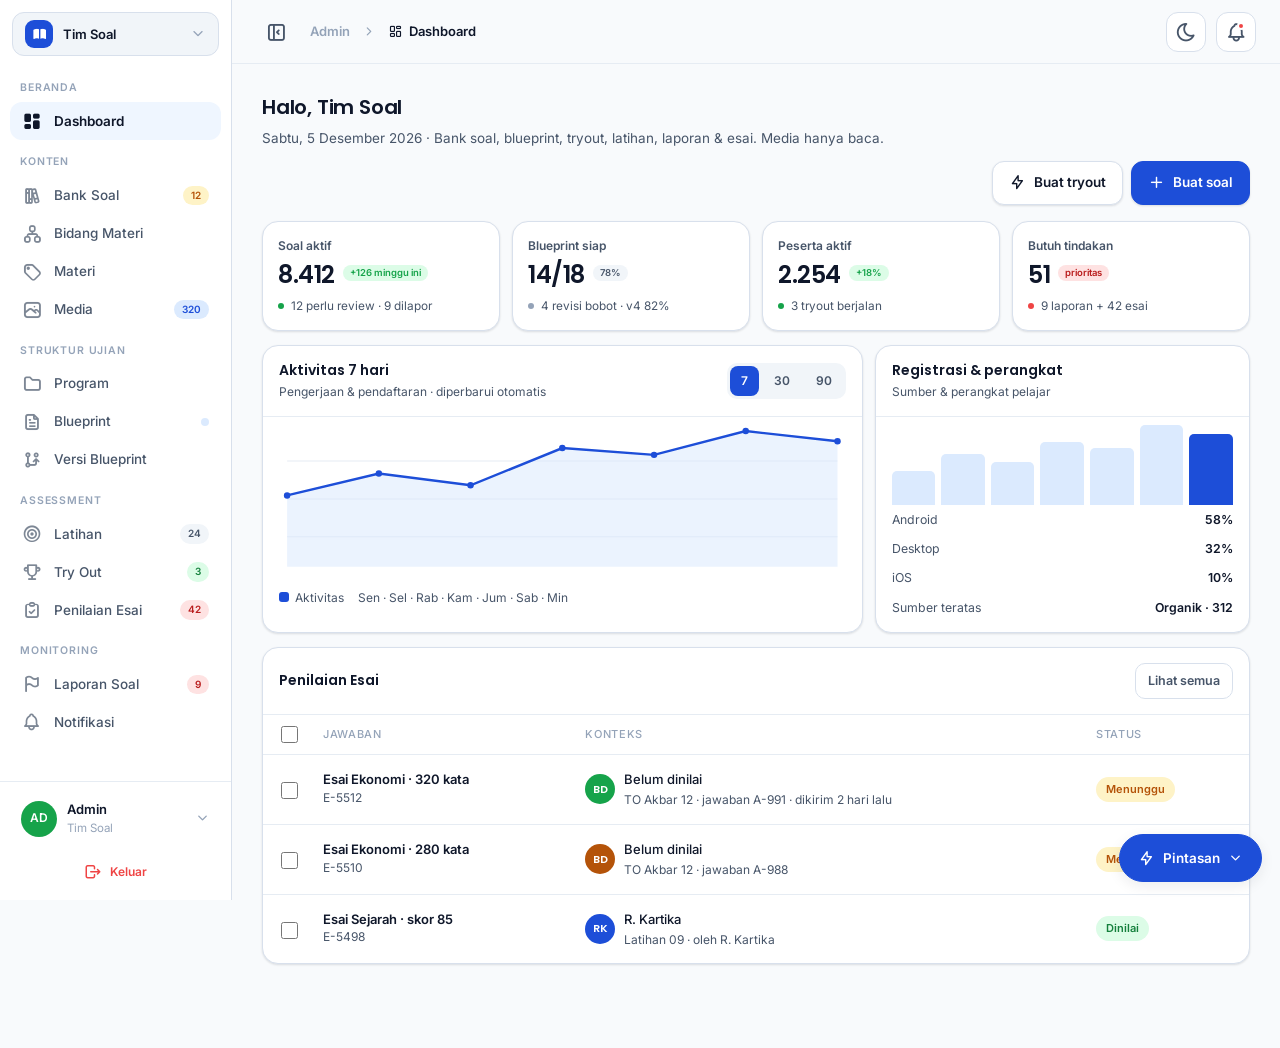
<file: ui/index.html>
<!doctype html>
<html lang="id" data-theme="light">
<head>
<meta charset="utf-8" />
<meta name="viewport" content="width=device-width, initial-scale=1" />
<title>Tryoutku Admin</title>
<link rel="stylesheet" href="assets/fonts.css" />
<link rel="stylesheet" href="assets/tabler-icons.min.css" />
  <link rel="stylesheet" href="styles/tokens.css" />
  <link rel="stylesheet" href="styles/layout.css" />
  <link rel="stylesheet" href="styles/primitives.css" />
  <link rel="stylesheet" href="styles/tables.css" />
  <link rel="stylesheet" href="styles/lists.css" />
  <link rel="stylesheet" href="styles/overlays.css" />
  <link rel="stylesheet" href="styles/forms.css" />
  <link rel="stylesheet" href="styles/features.css" />
</head>
<body>
<a class="skip" href="#content">Lewati ke konten utama</a>
<div class="app">
  <div class="overlay-m" id="overlayM"></div>
  <aside class="sidebar" id="sidebar" aria-label="Navigasi admin"></aside>
  <div class="main">
    <header class="top">
      <button id="menuBtn" aria-label="Ciutkan navigasi"></button>
      <nav class="crumbs" id="crumbs" aria-label="Breadcrumb"></nav>
      <div class="top-right">
        <button class="iconbtn" id="themeBtn" aria-label="Ganti tema"></button>
        <div style="position:relative">
          <button class="iconbtn" id="notifBtn" aria-label="Notifikasi" aria-haspopup="true"><i class="ti ti-bell" style="font-size:22px"></i><span class="ping" id="notifPing"></span></button>
          <div class="drop" id="notifDrop" role="dialog" aria-label="Notifikasi"></div>
        </div>
      </div>
    </header>
    <main class="wrap" id="content" tabindex="-1" aria-live="off"><div class="empty"><div class="eico"><i class="ti ti-loader-2" style="font-size:24px"></i></div><b>Memuat…</b></div></main>
  </div>
</div>
<div class="banner" id="offBanner" role="alert" style="position:fixed;left:50%;transform:translateX(-50%);bottom:18px;z-index:95;width:min(560px,calc(100vw - 32px))"><i class="ti ti-wifi-off" style="font-size:18px"></i><span>Anda offline. Data mungkin belum terbaru.</span><button class="mini-btn" id="offRetry">Coba lagi</button></div>
<div class="scrim" id="scrim"></div>
<aside class="drawer" id="drawer" role="dialog" aria-modal="true" aria-label="Detail"></aside>
<div class="modal-ov" id="modalOv"><div class="modal" id="modalBox" role="dialog" aria-modal="true" aria-label="Dialog"></div></div>
<div class="pal-ov" id="palOv"><div class="pal" role="dialog" aria-modal="true" aria-label="Pencarian cepat">
  <div class="pal-in"><i class="ti ti-search"></i><input id="palInput" type="search" placeholder="Ketik nama halaman atau aksi…" aria-label="Pencarian cepat" autocomplete="off" /></div>
  <div class="pal-list" id="palList" role="listbox"></div>
</div></div>
<div class="logout-ov" id="logoutOv"><div class="logout-card"><div class="ava">AD</div><b>Admin</b><span id="logoutRole">Tim Soal</span><p>Anda telah keluar.</p><button class="btn primary" id="loginBack">Masuk kembali</button></div></div>
<div class="kebab" id="kebabPop" role="menu" aria-label="Aksi lainnya"></div>
<div class="sel-pop" id="selPop" role="listbox" aria-label="Pilihan"></div>
<div class="toast" id="toast" aria-live="polite" aria-atomic="false"></div>
  <script src="js/00-core.js"></script>
  <script src="js/01-table.js"></script>
  <script src="js/02-dashboard-ads-media.js"></script>
  <script src="js/03-bank-soal.js"></script>
  <script src="js/04-notifikasi-sosial.js"></script>
  <script src="js/05-streak-artikel.js"></script>
  <script src="js/06-promo-referral.js"></script>
  <script src="js/07-shell-boot.js"></script>
</body>
</html>
</file>
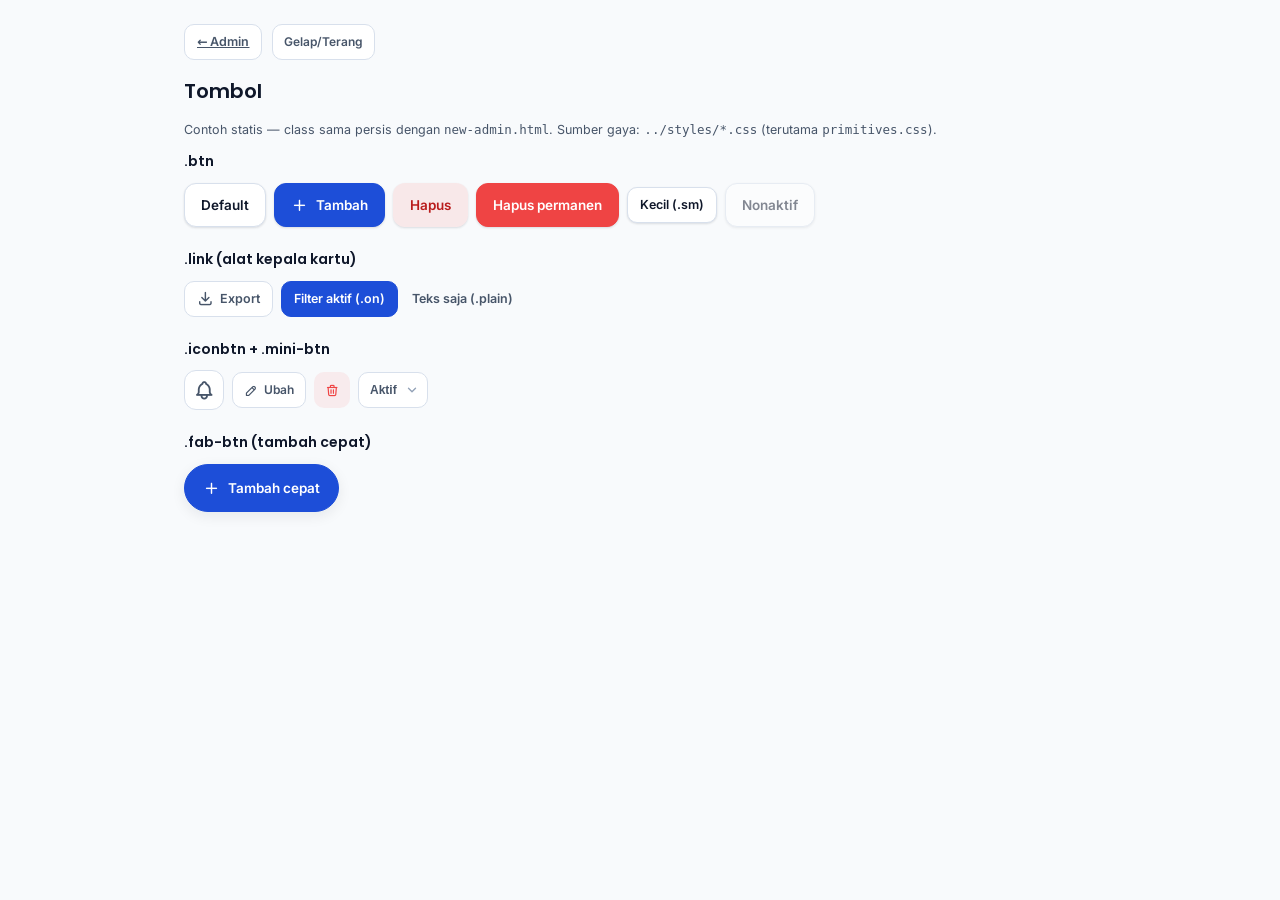
<file: ui/components/01-buttons.html>
<!doctype html>
<html lang="id" data-theme="light">
<head>
<meta charset="utf-8" />
<meta name="viewport" content="width=device-width, initial-scale=1" />
<title>Tombol — Komponen Admin</title>
<link rel="stylesheet" href="../assets/fonts.css" />
<link rel="stylesheet" href="../assets/tabler-icons.min.css" />
<link rel="stylesheet" href="../styles/tokens.css" />
<link rel="stylesheet" href="../styles/layout.css" />
<link rel="stylesheet" href="../styles/primitives.css" />
<link rel="stylesheet" href="../styles/tables.css" />
<link rel="stylesheet" href="../styles/lists.css" />
<link rel="stylesheet" href="../styles/overlays.css" />
<link rel="stylesheet" href="../styles/forms.css" />
<link rel="stylesheet" href="../styles/features.css" />
<style>
.demo{max-width:960px;margin:0 auto;padding:24px}
.demo-nav{display:flex;gap:10px;align-items:center;margin-bottom:16px}
.demo-sec{margin:0 0 22px}
.demo-sec>h2{font-size:14px;margin:0 0 10px}
.demo-row{display:flex;gap:8px;flex-wrap:wrap;align-items:center}
.demo-note{font-size:12.5px;color:var(--text-2)}
</style>
</head>
<body>
<div class="demo">
<div class="demo-nav"><a class="link" href="../index.html">← Admin</a><button class="mini-btn" id="themeBtn" type="button">Gelap/Terang</button></div>
<h1 style="font-size:20px;margin:0 0 4px">Tombol</h1>
<p class="demo-note">Contoh statis — class sama persis dengan <code>new-admin.html</code>. Sumber gaya: <code>../styles/*.css</code> (terutama <code>primitives.css</code>).</p>
<div class="demo-sec"><h2>.btn</h2><div class="demo-row">
<button class="btn" type="button">Default</button>
<button class="btn primary" type="button"><i class="ti ti-plus"></i><span>Tambah</span></button>
<button class="btn danger" type="button">Hapus</button>
<button class="btn danger-solid" type="button">Hapus permanen</button>
<button class="btn sm" type="button">Kecil (.sm)</button>
<button class="btn" type="button" disabled>Nonaktif</button>
</div></div>
<div class="demo-sec"><h2>.link (alat kepala kartu)</h2><div class="demo-row">
<button class="link" type="button"><i class="ti ti-download"></i><span>Export</span></button>
<button class="link on" type="button">Filter aktif (.on)</button>
<button class="link plain" type="button">Teks saja (.plain)</button>
</div></div>
<div class="demo-sec"><h2>.iconbtn + .mini-btn</h2><div class="demo-row">
<button class="iconbtn" type="button" aria-label="Contoh"><i class="ti ti-bell"></i></button>
<button class="mini-btn" type="button"><i class="ti ti-pencil"></i><span>Ubah</span></button>
<button class="mini-btn ic danger" type="button" aria-label="Hapus"><i class="ti ti-trash"></i></button>
<select class="mini-btn" aria-label="Contoh status"><option>Aktif</option><option>Draft</option></select>
</div></div>
<div class="demo-sec"><h2>.fab-btn (tambah cepat)</h2><div class="demo-row">
<button class="fab-btn" type="button"><i class="ti ti-plus"></i><span>Tambah cepat</span></button>
</div></div>
</div>
<script>document.getElementById('themeBtn').onclick=function(){var h=document.documentElement;h.setAttribute('data-theme',h.getAttribute('data-theme')==='dark'?'light':'dark');};</script>
</body>
</html>
</file>
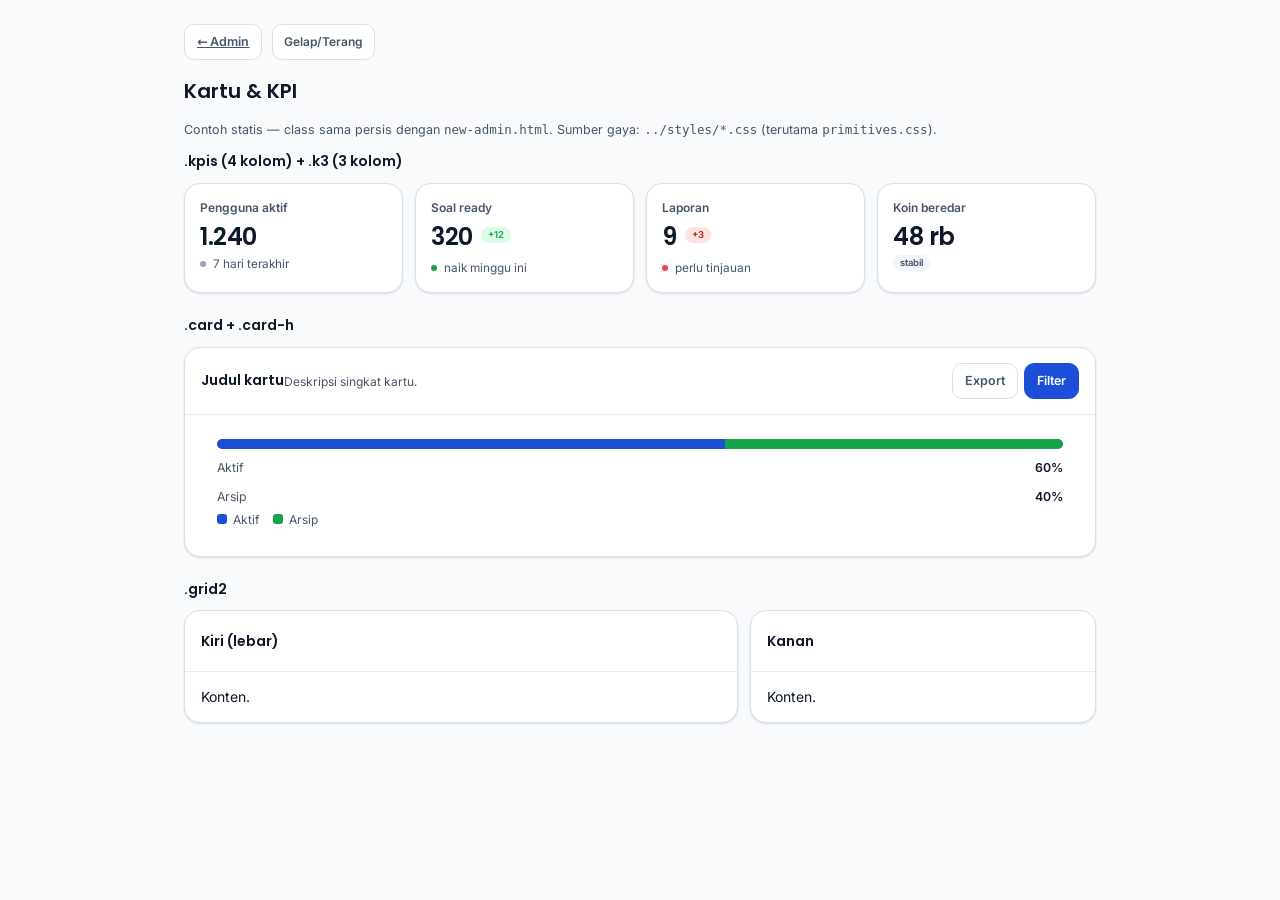
<file: ui/components/02-cards-kpi.html>
<!doctype html>
<html lang="id" data-theme="light">
<head>
<meta charset="utf-8" />
<meta name="viewport" content="width=device-width, initial-scale=1" />
<title>Kartu & KPI — Komponen Admin</title>
<link rel="stylesheet" href="../assets/fonts.css" />
<link rel="stylesheet" href="../assets/tabler-icons.min.css" />
<link rel="stylesheet" href="../styles/tokens.css" />
<link rel="stylesheet" href="../styles/layout.css" />
<link rel="stylesheet" href="../styles/primitives.css" />
<link rel="stylesheet" href="../styles/tables.css" />
<link rel="stylesheet" href="../styles/lists.css" />
<link rel="stylesheet" href="../styles/overlays.css" />
<link rel="stylesheet" href="../styles/forms.css" />
<link rel="stylesheet" href="../styles/features.css" />
<style>
.demo{max-width:960px;margin:0 auto;padding:24px}
.demo-nav{display:flex;gap:10px;align-items:center;margin-bottom:16px}
.demo-sec{margin:0 0 22px}
.demo-sec>h2{font-size:14px;margin:0 0 10px}
.demo-row{display:flex;gap:8px;flex-wrap:wrap;align-items:center}
.demo-note{font-size:12.5px;color:var(--text-2)}
</style>
</head>
<body>
<div class="demo">
<div class="demo-nav"><a class="link" href="../index.html">← Admin</a><button class="mini-btn" id="themeBtn" type="button">Gelap/Terang</button></div>
<h1 style="font-size:20px;margin:0 0 4px">Kartu & KPI</h1>
<p class="demo-note">Contoh statis — class sama persis dengan <code>new-admin.html</code>. Sumber gaya: <code>../styles/*.css</code> (terutama <code>primitives.css</code>).</p>
<div class="demo-sec"><h2>.kpis (4 kolom) + .k3 (3 kolom)</h2>
<div class="kpis">
<div class="kpi"><div class="kh"><span class="lbl">Pengguna aktif</span></div><div class="val">1.240</div><div class="sub dot">7 hari terakhir</div></div>
<div class="kpi up"><div class="kh"><span class="lbl">Soal ready</span></div><div class="vrow"><span class="val">320</span><span class="delta up">+12</span></div><div class="sub dot">naik minggu ini</div></div>
<div class="kpi down"><div class="kh"><span class="lbl">Laporan</span></div><div class="vrow"><span class="val">9</span><span class="delta down">+3</span></div><div class="sub dot">perlu tinjauan</div></div>
<div class="kpi"><div class="kh"><span class="lbl">Koin beredar</span></div><div class="val">48 rb</div><div class="sub"><span class="delta flat">stabil</span></div></div>
</div></div>
<div class="demo-sec"><h2>.card + .card-h</h2>
<div class="card"><div class="card-h"><div><h2>Judul kartu</h2><p>Deskripsi singkat kartu.</p></div><div class="sp"><button class="link" type="button">Export</button><button class="link on" type="button">Filter</button></div></div>
<div style="padding:14px 16px"><div class="splitbar"><i style="width:60%;background:var(--primary)"></i><i style="width:40%;background:var(--secondary)"></i></div>
<div class="kvline"><span>Aktif</span><b>60%</b></div><div class="kvline"><span>Arsip</span><b>40%</b></div>
<div class="chart-legend"><span><i style="background:var(--primary)"></i>Aktif</span><span><i style="background:var(--secondary)"></i>Arsip</span></div></div></div></div>
<div class="demo-sec"><h2>.grid2</h2>
<div class="grid2"><div class="card"><div class="card-h"><div><h2>Kiri (lebar)</h2></div></div><div style="padding:14px 16px">Konten.</div></div>
<div class="card"><div class="card-h"><div><h2>Kanan</h2></div></div><div style="padding:14px 16px">Konten.</div></div></div></div>
</div>
<script>document.getElementById('themeBtn').onclick=function(){var h=document.documentElement;h.setAttribute('data-theme',h.getAttribute('data-theme')==='dark'?'light':'dark');};</script>
</body>
</html>
</file>
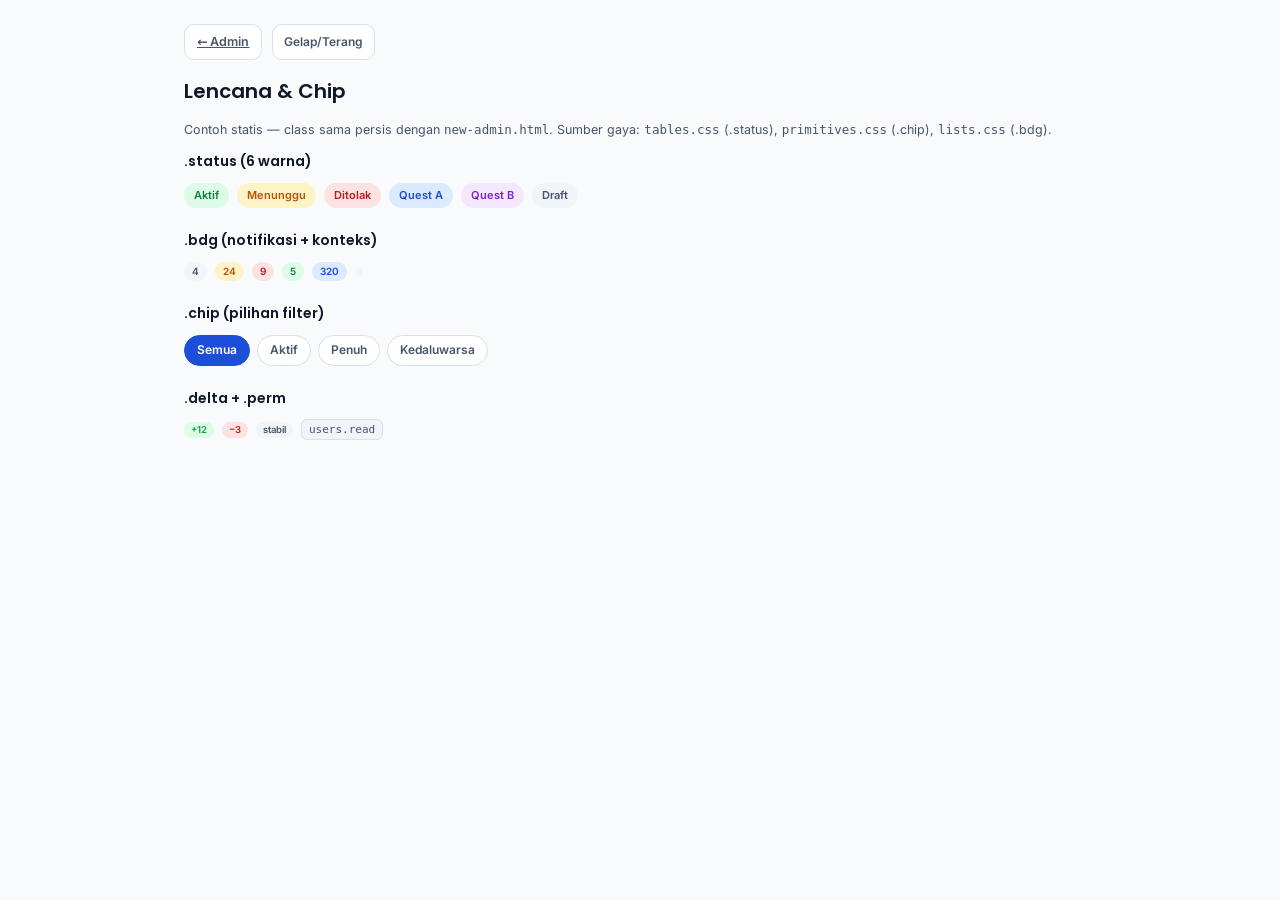
<file: ui/components/03-badges-chips.html>
<!doctype html>
<html lang="id" data-theme="light">
<head>
<meta charset="utf-8" />
<meta name="viewport" content="width=device-width, initial-scale=1" />
<title>Lencana & Chip — Komponen Admin</title>
<link rel="stylesheet" href="../assets/fonts.css" />
<link rel="stylesheet" href="../assets/tabler-icons.min.css" />
<link rel="stylesheet" href="../styles/tokens.css" />
<link rel="stylesheet" href="../styles/layout.css" />
<link rel="stylesheet" href="../styles/primitives.css" />
<link rel="stylesheet" href="../styles/tables.css" />
<link rel="stylesheet" href="../styles/lists.css" />
<link rel="stylesheet" href="../styles/overlays.css" />
<link rel="stylesheet" href="../styles/forms.css" />
<link rel="stylesheet" href="../styles/features.css" />
<style>
.demo{max-width:960px;margin:0 auto;padding:24px}
.demo-nav{display:flex;gap:10px;align-items:center;margin-bottom:16px}
.demo-sec{margin:0 0 22px}
.demo-sec>h2{font-size:14px;margin:0 0 10px}
.demo-row{display:flex;gap:8px;flex-wrap:wrap;align-items:center}
.demo-note{font-size:12.5px;color:var(--text-2)}
</style>
</head>
<body>
<div class="demo">
<div class="demo-nav"><a class="link" href="../index.html">← Admin</a><button class="mini-btn" id="themeBtn" type="button">Gelap/Terang</button></div>
<h1 style="font-size:20px;margin:0 0 4px">Lencana & Chip</h1>
<p class="demo-note">Contoh statis — class sama persis dengan <code>new-admin.html</code>. Sumber gaya: <code>tables.css</code> (.status), <code>primitives.css</code> (.chip), <code>lists.css</code> (.bdg).</p>
<div class="demo-sec"><h2>.status (6 warna)</h2><div class="demo-row">
<span class="status green">Aktif</span><span class="status amber">Menunggu</span><span class="status red">Ditolak</span>
<span class="status blue">Quest A</span><span class="status purple">Quest B</span><span class="status gray">Draft</span>
</div></div>
<div class="demo-sec"><h2>.bdg (notifikasi + konteks)</h2><div class="demo-row">
<span class="bdg">4</span><span class="bdg warn">24</span><span class="bdg alert">9</span><span class="bdg ok">5</span><span class="bdg info">320</span><span class="bdg dot"></span>
</div></div>
<div class="demo-sec"><h2>.chip (pilihan filter)</h2><div class="chips" style="padding:0">
<button class="chip active" type="button">Semua</button><button class="chip" type="button">Aktif</button><button class="chip" type="button">Penuh</button><button class="chip" type="button">Kedaluwarsa</button>
</div></div>
<div class="demo-sec"><h2>.delta + .perm</h2><div class="demo-row">
<span class="delta up">+12</span><span class="delta down">−3</span><span class="delta flat">stabil</span><span class="perm">users.read</span>
</div></div>
</div>
<script>document.getElementById('themeBtn').onclick=function(){var h=document.documentElement;h.setAttribute('data-theme',h.getAttribute('data-theme')==='dark'?'light':'dark');};</script>
</body>
</html>
</file>
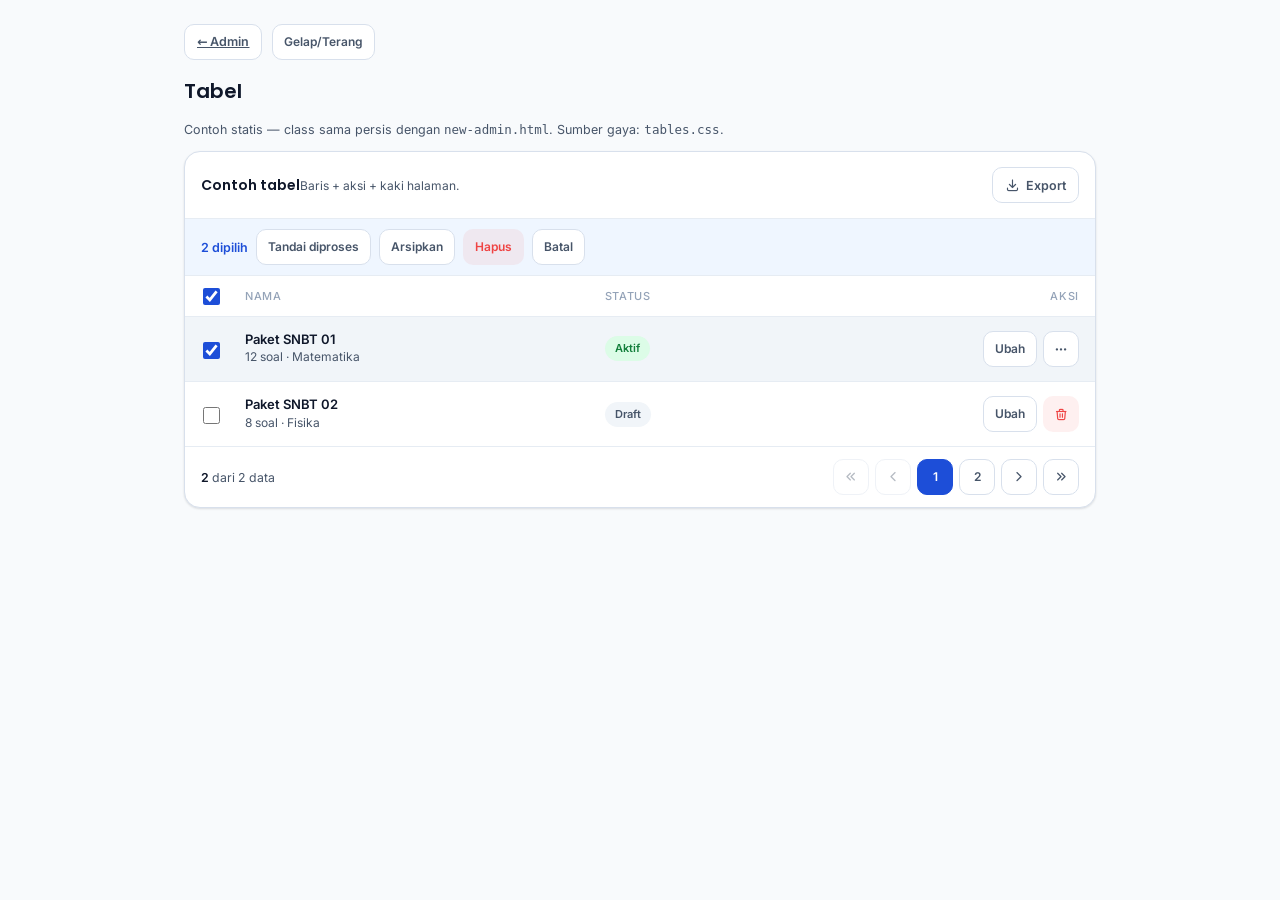
<file: ui/components/04-tables.html>
<!doctype html>
<html lang="id" data-theme="light">
<head>
<meta charset="utf-8" />
<meta name="viewport" content="width=device-width, initial-scale=1" />
<title>Tabel — Komponen Admin</title>
<link rel="stylesheet" href="../assets/fonts.css" />
<link rel="stylesheet" href="../assets/tabler-icons.min.css" />
<link rel="stylesheet" href="../styles/tokens.css" />
<link rel="stylesheet" href="../styles/layout.css" />
<link rel="stylesheet" href="../styles/primitives.css" />
<link rel="stylesheet" href="../styles/tables.css" />
<link rel="stylesheet" href="../styles/lists.css" />
<link rel="stylesheet" href="../styles/overlays.css" />
<link rel="stylesheet" href="../styles/forms.css" />
<link rel="stylesheet" href="../styles/features.css" />
<style>
.demo{max-width:960px;margin:0 auto;padding:24px}
.demo-nav{display:flex;gap:10px;align-items:center;margin-bottom:16px}
.demo-sec{margin:0 0 22px}
.demo-sec>h2{font-size:14px;margin:0 0 10px}
.demo-row{display:flex;gap:8px;flex-wrap:wrap;align-items:center}
.demo-note{font-size:12.5px;color:var(--text-2)}
</style>
</head>
<body>
<div class="demo">
<div class="demo-nav"><a class="link" href="../index.html">← Admin</a><button class="mini-btn" id="themeBtn" type="button">Gelap/Terang</button></div>
<h1 style="font-size:20px;margin:0 0 4px">Tabel</h1>
<p class="demo-note">Contoh statis — class sama persis dengan <code>new-admin.html</code>. Sumber gaya: <code>tables.css</code>.</p>
<div class="demo-sec"><div class="card"><div class="card-h"><div><h2>Contoh tabel</h2><p>Baris + aksi + kaki halaman.</p></div><div class="sp"><button class="link" type="button"><i class="ti ti-download" style="font-size:15px"></i>Export</button></div></div>
<!-- ASLI: susunan tableCard (card-h -> bulkbar -> tbl -> tfoot), tanpa inline-style penimpa -->
<div class="bulkbar" role="status">2 dipilih <button class="mini-btn" type="button">Tandai diproses</button><button class="mini-btn" type="button">Arsipkan</button><button class="mini-btn danger" type="button">Hapus</button><button class="mini-btn" type="button">Batal</button></div>
<div class="tbl-wrap"><table>
<thead><tr><th style="width:48px"><input type="checkbox" id="selAll" aria-label="Pilih semua di halaman ini" checked /></th><th class="th-sort" data-sort="nama" aria-sort="none"><span class="th-in">Nama <i class="ti ti-chevron-down" style="font-size:14px"></i></span></th><th><span class="th-in">Status</span></th><th style="text-align:right"><span class="th-in">Aksi</span></th></tr></thead>
<tbody>
<tr data-row="paket-01" tabindex="0" class="selected"><td class="sel-cell"><input type="checkbox" data-sel="paket-01" checked aria-label="Pilih Paket SNBT 01" /></td><td><div class="cell-t">Paket SNBT 01</div><div class="cell-s">12 soal · Matematika</div></td><td><span class="status green">Aktif</span></td>
<td><div class="rowact"><button class="mini-btn" type="button">Ubah</button><button class="mini-btn ic" type="button" aria-label="Lainnya"><i class="ti ti-dots"></i></button></div></td></tr>
<tr data-row="paket-02" tabindex="0"><td class="sel-cell"><input type="checkbox" data-sel="paket-02" aria-label="Pilih Paket SNBT 02" /></td><td><div class="cell-t">Paket SNBT 02</div><div class="cell-s">8 soal · Fisika</div></td><td><span class="status gray">Draft</span></td>
<td><div class="rowact"><button class="mini-btn" type="button">Ubah</button><button class="mini-btn ic danger" type="button" aria-label="Hapus"><i class="ti ti-trash"></i></button></div></td></tr>
</tbody></table></div>
<!-- ASLI: tfootHTML(2,'dari 2 data',pgNum(2)) -->
<div class="tfoot"><span><b style="color:var(--text-h)">2</b> dari 2 data</span><span class="pg"><button data-pg="1" disabled aria-label="Halaman pertama"><i class="ti ti-chevrons-left" style="font-size:16px"></i></button><button data-pg="prev" disabled aria-label="Halaman sebelumnya"><i class="ti ti-chevron-left" style="font-size:16px"></i></button><button data-pg="1" class="on" aria-label="Halaman 1" aria-current="page">1</button><button data-pg="2" aria-label="Halaman 2">2</button><button data-pg="next" aria-label="Halaman berikutnya"><i class="ti ti-chevron-right" style="font-size:16px"></i></button><button data-pg="2" aria-label="Halaman terakhir"><i class="ti ti-chevrons-right" style="font-size:16px"></i></button></span></div>
</div></div>
</div>
<script>document.getElementById('themeBtn').onclick=function(){var h=document.documentElement;h.setAttribute('data-theme',h.getAttribute('data-theme')==='dark'?'light':'dark');};</script>
</body>
</html>
</file>
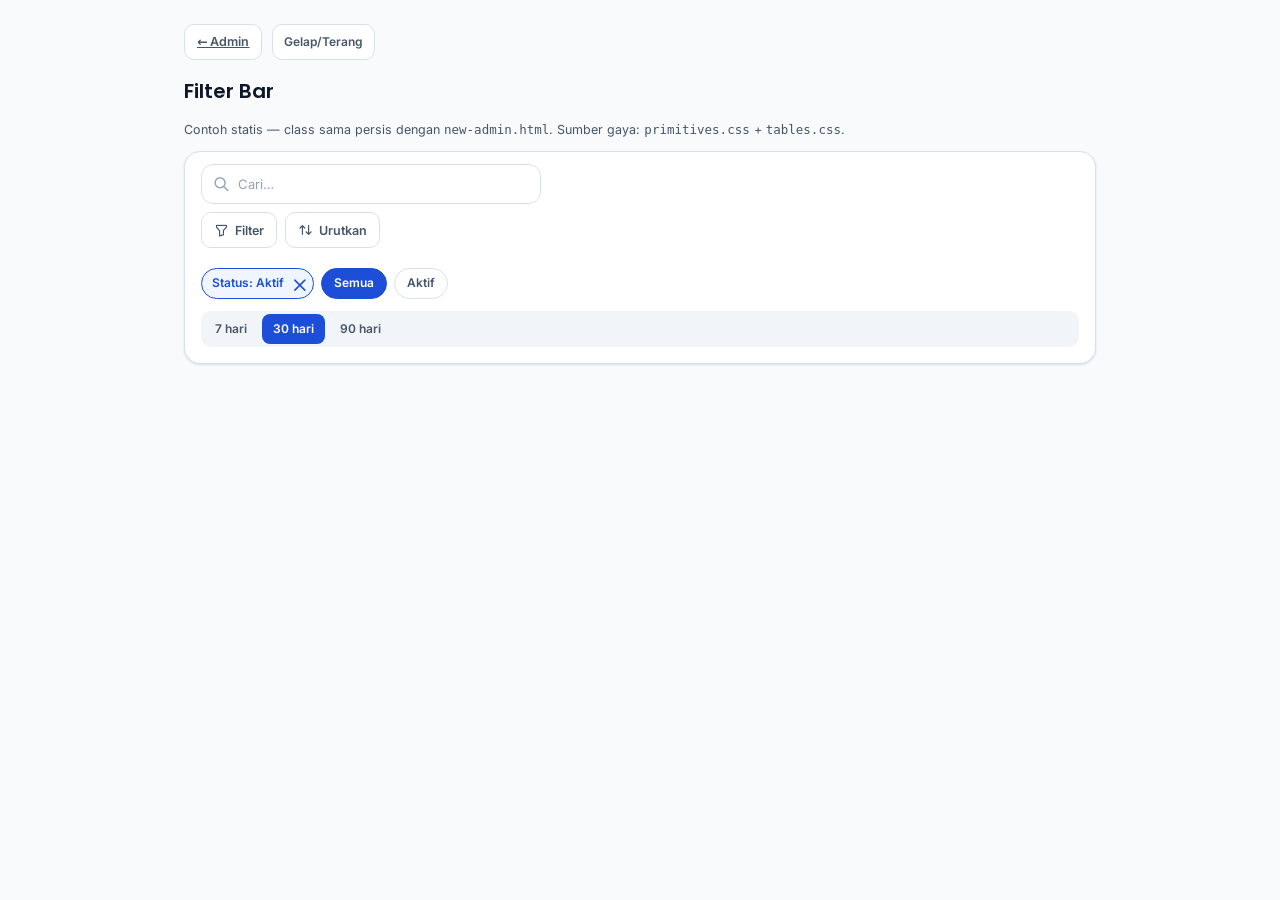
<file: ui/components/05-filterbar.html>
<!doctype html>
<html lang="id" data-theme="light">
<head>
<meta charset="utf-8" />
<meta name="viewport" content="width=device-width, initial-scale=1" />
<title>Filter Bar — Komponen Admin</title>
<link rel="stylesheet" href="../assets/fonts.css" />
<link rel="stylesheet" href="../assets/tabler-icons.min.css" />
<link rel="stylesheet" href="../styles/tokens.css" />
<link rel="stylesheet" href="../styles/layout.css" />
<link rel="stylesheet" href="../styles/primitives.css" />
<link rel="stylesheet" href="../styles/tables.css" />
<link rel="stylesheet" href="../styles/lists.css" />
<link rel="stylesheet" href="../styles/overlays.css" />
<link rel="stylesheet" href="../styles/forms.css" />
<link rel="stylesheet" href="../styles/features.css" />
<style>
.demo{max-width:960px;margin:0 auto;padding:24px}
.demo-nav{display:flex;gap:10px;align-items:center;margin-bottom:16px}
.demo-sec{margin:0 0 22px}
.demo-sec>h2{font-size:14px;margin:0 0 10px}
.demo-row{display:flex;gap:8px;flex-wrap:wrap;align-items:center}
.demo-note{font-size:12.5px;color:var(--text-2)}
</style>
</head>
<body>
<div class="demo">
<div class="demo-nav"><a class="link" href="../index.html">← Admin</a><button class="mini-btn" id="themeBtn" type="button">Gelap/Terang</button></div>
<h1 style="font-size:20px;margin:0 0 4px">Filter Bar</h1>
<p class="demo-note">Contoh statis — class sama persis dengan <code>new-admin.html</code>. Sumber gaya: <code>primitives.css</code> + <code>tables.css</code>.</p>
<div class="demo-sec"><div class="card">
<!-- Markup ASLI: filterBarHTML(F vouchers) dari new-admin.html -->
<div><div class="filters"><span class="fsearch" style="flex:0 0 auto;width:340px;max-width:100%"><i class="ti ti-search" style="font-size:17px"></i><input type="text" class="rowQ" placeholder="Cari…" value="" aria-label="Cari…" autocomplete="off" role="searchbox"></span></div><div class="filters" style="padding-top:8px"><button class="link" data-nfilter aria-haspopup="true"><i class="ti ti-filter" style="font-size:15px"></i>Filter</button><button class="link" id="sortBtn" title="Urutkan" aria-pressed="false"><i class="ti ti-arrows-sort" style="font-size:15px"></i>Urutkan</button></div><div style="height:10px"></div></div>
<div class="chips"><span class="fcond">Status: Aktif <button type="button" aria-label="Hapus kondisi"><i class="ti ti-x"></i></button></span>
<button class="chip active" type="button">Semua</button><button class="chip" type="button">Aktif</button></div>
<div style="padding:12px 16px 16px"><div class="seg" role="radiogroup" aria-label="Rentang"><button type="button">7 hari</button><button type="button" class="on">30 hari</button><button type="button">90 hari</button></div></div>
</div></div>
</div>
<script>document.getElementById('themeBtn').onclick=function(){var h=document.documentElement;h.setAttribute('data-theme',h.getAttribute('data-theme')==='dark'?'light':'dark');};</script>
</body>
</html>
</file>
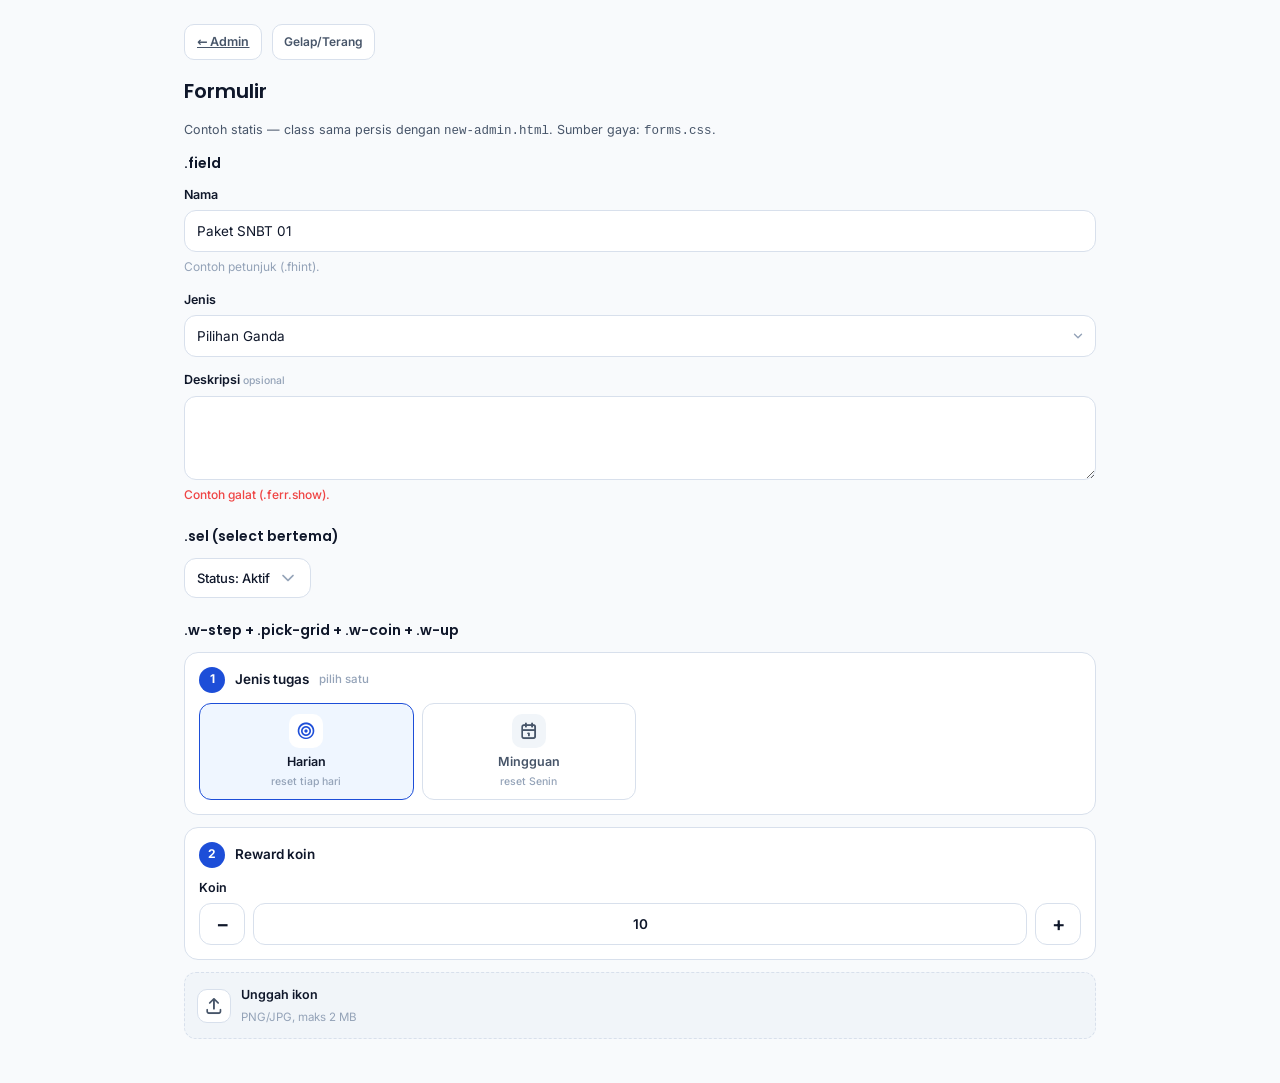
<file: ui/components/06-forms.html>
<!doctype html>
<html lang="id" data-theme="light">
<head>
<meta charset="utf-8" />
<meta name="viewport" content="width=device-width, initial-scale=1" />
<title>Formulir — Komponen Admin</title>
<link rel="stylesheet" href="../assets/fonts.css" />
<link rel="stylesheet" href="../assets/tabler-icons.min.css" />
<link rel="stylesheet" href="../styles/tokens.css" />
<link rel="stylesheet" href="../styles/layout.css" />
<link rel="stylesheet" href="../styles/primitives.css" />
<link rel="stylesheet" href="../styles/tables.css" />
<link rel="stylesheet" href="../styles/lists.css" />
<link rel="stylesheet" href="../styles/overlays.css" />
<link rel="stylesheet" href="../styles/forms.css" />
<link rel="stylesheet" href="../styles/features.css" />
<style>
.demo{max-width:960px;margin:0 auto;padding:24px}
.demo-nav{display:flex;gap:10px;align-items:center;margin-bottom:16px}
.demo-sec{margin:0 0 22px}
.demo-sec>h2{font-size:14px;margin:0 0 10px}
.demo-row{display:flex;gap:8px;flex-wrap:wrap;align-items:center}
.demo-note{font-size:12.5px;color:var(--text-2)}
</style>
</head>
<body>
<div class="demo">
<div class="demo-nav"><a class="link" href="../index.html">← Admin</a><button class="mini-btn" id="themeBtn" type="button">Gelap/Terang</button></div>
<h1 style="font-size:20px;margin:0 0 4px">Formulir</h1>
<p class="demo-note">Contoh statis — class sama persis dengan <code>new-admin.html</code>. Sumber gaya: <code>forms.css</code>.</p>
<div class="demo-sec"><h2>.field</h2>
<div class="field"><label for="fNama">Nama</label><input id="fNama" value="Paket SNBT 01" /><span class="fhint">Contoh petunjuk (.fhint).</span></div>
<div class="field" style="margin-top:13px"><label for="fJenis">Jenis</label><select id="fJenis"><option>Pilihan Ganda</option><option>Uraian</option></select></div>
<div class="field" style="margin-top:13px"><label for="fDesc">Deskripsi <small>opsional</small></label><textarea id="fDesc"></textarea><span class="ferr show">Contoh galat (.ferr.show).</span></div>
</div>
<div class="demo-sec"><h2>.sel (select bertema)</h2>
<div class="demo-row"><span class="sel"><button class="sel-trigger sel-skin-filters" type="button"><span class="sel-lbl">Status: Aktif</span><span class="sel-chev"><i class="ti ti-chevron-down"></i></span></button></span></div>
</div>
<div class="demo-sec"><h2>.w-step + .pick-grid + .w-coin + .w-up</h2>
<div class="w-step"><div class="w-step-h"><span class="w-num">1</span><b>Jenis tugas</b><small>pilih satu</small></div>
<div class="pick-grid cols-4">
<button class="pick on" type="button"><span class="pick-ic"><i class="ti ti-target"></i></span><b>Harian</b><small>reset tiap hari</small></button>
<button class="pick" type="button"><span class="pick-ic"><i class="ti ti-calendar"></i></span><b>Mingguan</b><small>reset Senin</small></button>
</div></div>
<div class="w-step" style="margin-top:12px"><div class="w-step-h"><span class="w-num">2</span><b>Reward koin</b></div>
<div class="field"><label for="wKoin">Koin</label><div class="w-coin"><button class="w-stepbtn" type="button">−</button><input id="wKoin" value="10" /><button class="w-stepbtn" type="button">+</button></div></div></div>
<div class="w-up" style="margin-top:12px"><span class="w-up-ic"><i class="ti ti-upload"></i></span><span><b>Unggah ikon</b><small>PNG/JPG, maks 2 MB</small></span></div>
</div>
</div>
<script>document.getElementById('themeBtn').onclick=function(){var h=document.documentElement;h.setAttribute('data-theme',h.getAttribute('data-theme')==='dark'?'light':'dark');};</script>
</body>
</html>
</file>
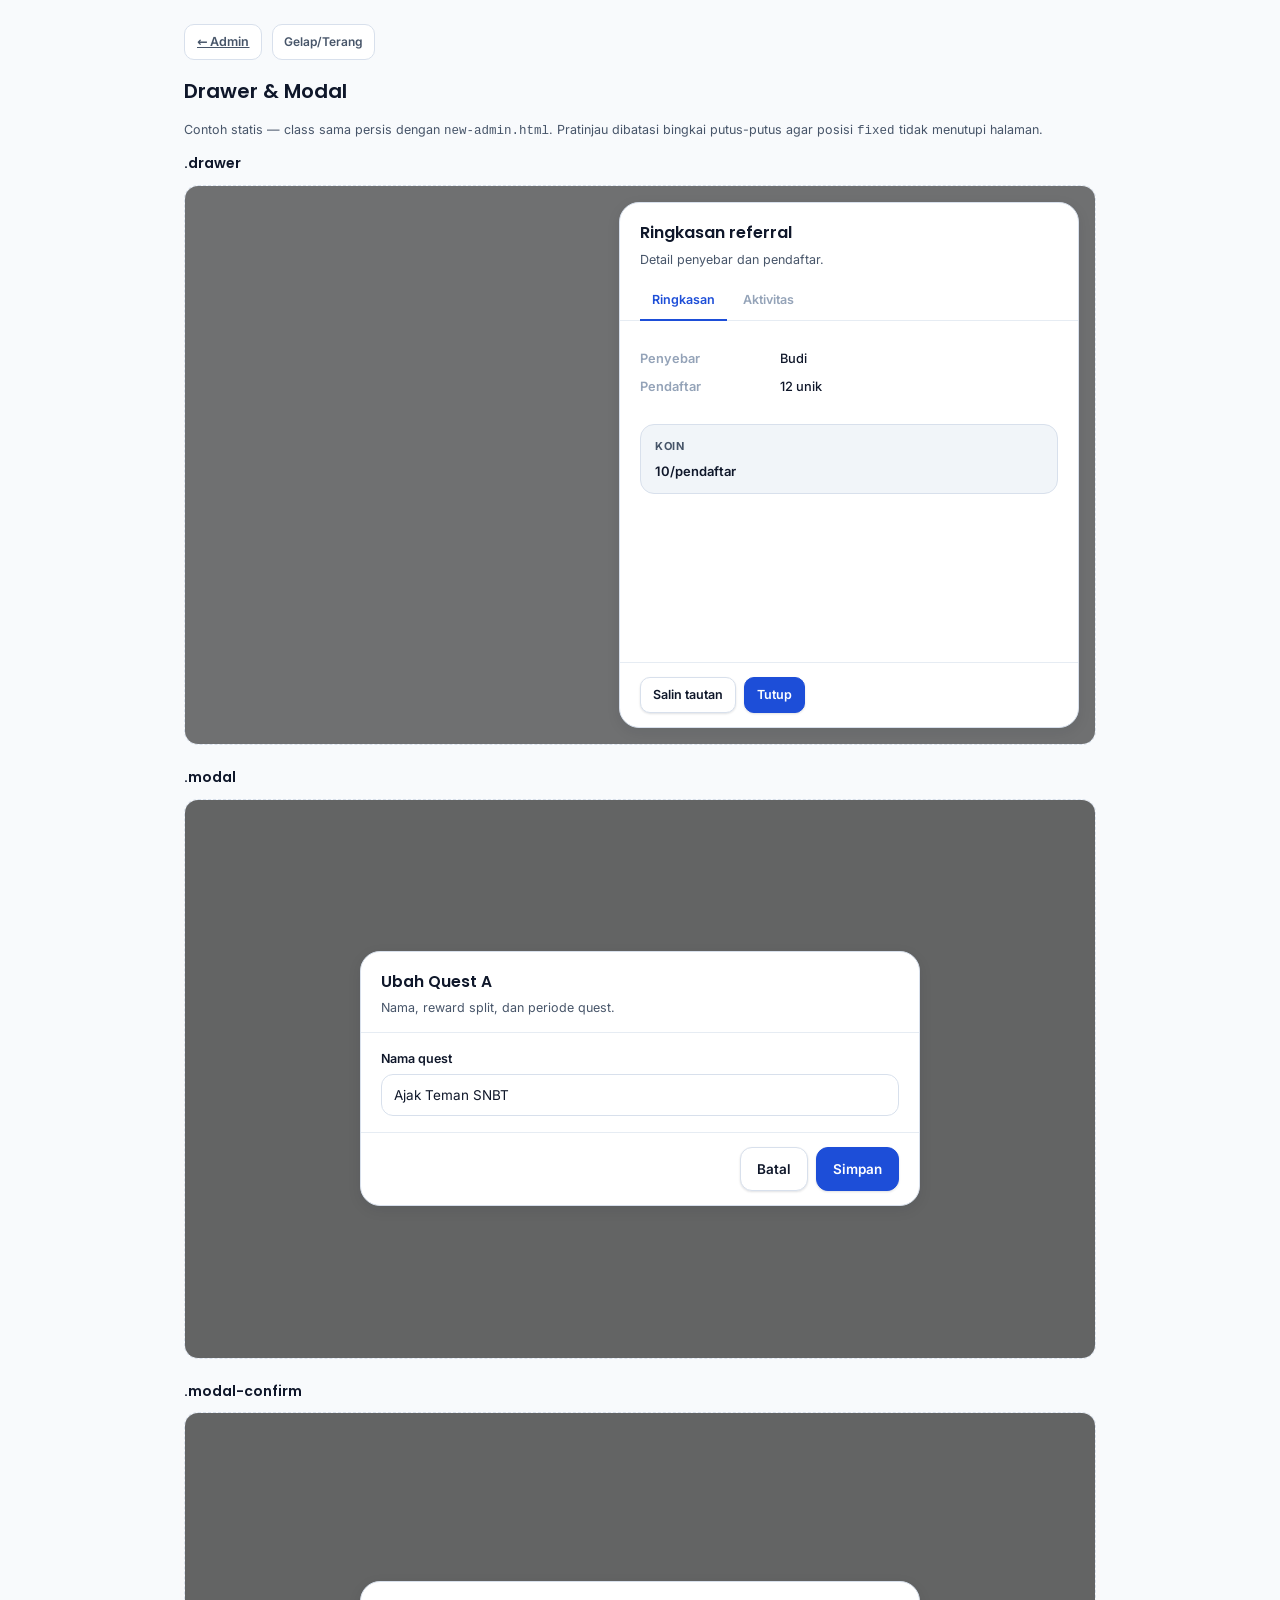
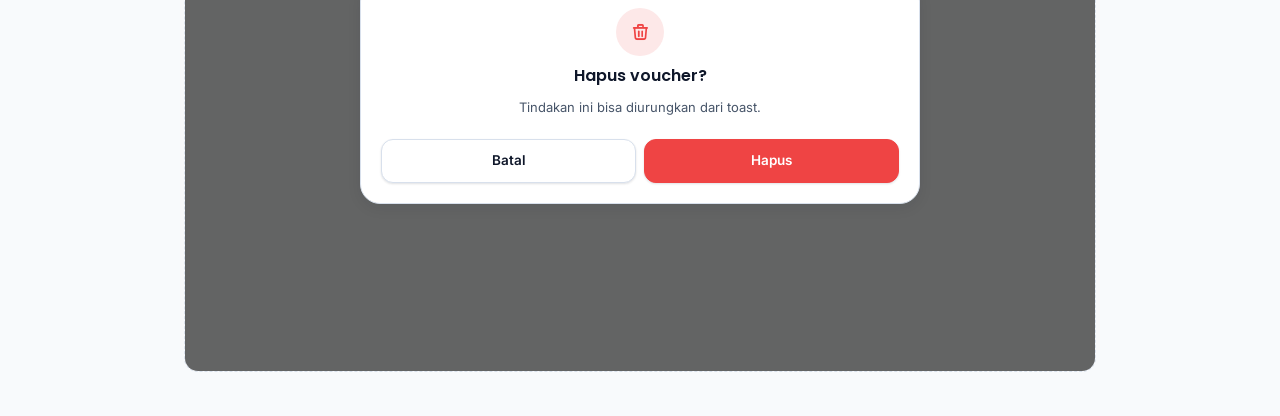
<file: ui/components/07-drawer-modal.html>
<!doctype html>
<html lang="id" data-theme="light">
<head>
<meta charset="utf-8" />
<meta name="viewport" content="width=device-width, initial-scale=1" />
<title>Drawer & Modal — Komponen Admin</title>
<link rel="stylesheet" href="../assets/fonts.css" />
<link rel="stylesheet" href="../assets/tabler-icons.min.css" />
<link rel="stylesheet" href="../styles/tokens.css" />
<link rel="stylesheet" href="../styles/layout.css" />
<link rel="stylesheet" href="../styles/primitives.css" />
<link rel="stylesheet" href="../styles/tables.css" />
<link rel="stylesheet" href="../styles/lists.css" />
<link rel="stylesheet" href="../styles/overlays.css" />
<link rel="stylesheet" href="../styles/forms.css" />
<link rel="stylesheet" href="../styles/features.css" />
<style>
.demo{max-width:960px;margin:0 auto;padding:24px}
.demo-nav{display:flex;gap:10px;align-items:center;margin-bottom:16px}
.demo-sec{margin:0 0 22px}
.demo-sec>h2{font-size:14px;margin:0 0 10px}
.demo-row{display:flex;gap:8px;flex-wrap:wrap;align-items:center}
.demo-note{font-size:12.5px;color:var(--text-2)}
.preview-frame{position:relative;min-height:560px;border:1px dashed var(--border);border-radius:14px;overflow:hidden}
.preview-frame .drawer,.preview-frame .scrim{position:absolute}
.preview-frame .modal-ov{position:absolute}
</style>
</head>
<body>
<div class="demo">
<div class="demo-nav"><a class="link" href="../index.html">← Admin</a><button class="mini-btn" id="themeBtn" type="button">Gelap/Terang</button></div>
<h1 style="font-size:20px;margin:0 0 4px">Drawer & Modal</h1>
<p class="demo-note">Contoh statis — class sama persis dengan <code>new-admin.html</code>. Pratinjau dibatasi bingkai putus-putus agar posisi <code>fixed</code> tidak menutupi halaman.</p>
<div class="demo-sec"><h2>.drawer</h2><div class="preview-frame">
<div class="scrim show"></div>
<aside class="drawer show" role="dialog" aria-label="Contoh drawer">
<div class="drawer-h"><h3>Ringkasan referral</h3><p>Detail penyebar dan pendaftar.</p>
<div class="tabs"><button type="button" class="on">Ringkasan</button><button type="button">Aktivitas</button></div></div>
<div class="drawer-b"><dl class="kv"><dt>Penyebar</dt><dd>Budi</dd><dt>Pendaftar</dt><dd>12 unik</dd></dl>
<div class="dsec"><h4>Koin</h4><div class="cell-t">10/pendaftar</div></div></div>
<div class="drawer-f"><button class="btn sm" type="button">Salin tautan</button><button class="btn sm primary" type="button">Tutup</button></div>
</aside></div></div>
<div class="demo-sec"><h2>.modal</h2><div class="preview-frame">
<div class="modal-ov show"><div class="modal" role="dialog" aria-label="Contoh modal">
<div class="modal-h"><h3>Ubah Quest A</h3><p>Nama, reward split, dan periode quest.</p></div>
<div class="modal-b"><div class="field"><label for="mNama">Nama quest</label><input id="mNama" value="Ajak Teman SNBT" /></div></div>
<div class="modal-f"><button class="btn" type="button">Batal</button><button class="btn primary" type="button">Simpan</button></div>
</div></div></div></div>
<div class="demo-sec"><h2>.modal-confirm</h2><div class="preview-frame">
<div class="modal-ov show"><div class="modal" role="dialog" aria-label="Contoh konfirmasi">
<div class="modal-h modal-confirm"><span class="confirm-ic bad"><i class="ti ti-trash"></i></span><h3>Hapus voucher?</h3><p>Tindakan ini bisa diurungkan dari toast.</p></div>
<div class="modal-f confirm-f"><button class="btn" type="button">Batal</button><button class="btn danger-solid" type="button">Hapus</button></div>
</div></div></div></div>
</div>
<script>document.getElementById('themeBtn').onclick=function(){var h=document.documentElement;h.setAttribute('data-theme',h.getAttribute('data-theme')==='dark'?'light':'dark');};</script>
</body>
</html>
</file>
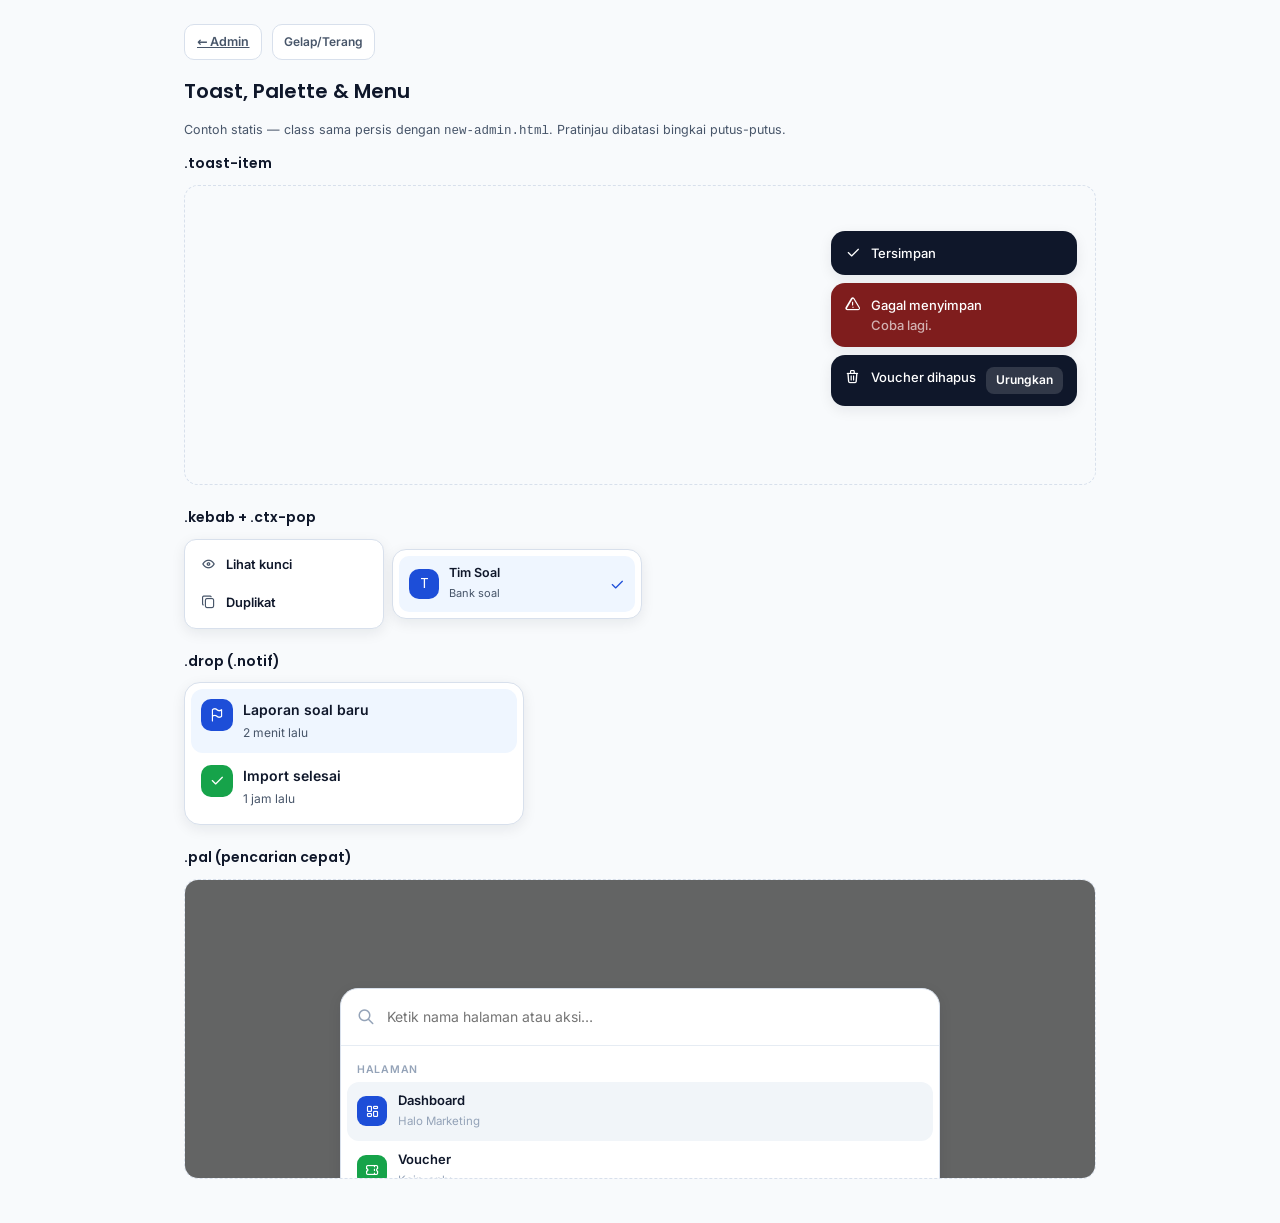
<file: ui/components/08-toast-palette-menu.html>
<!doctype html>
<html lang="id" data-theme="light">
<head>
<meta charset="utf-8" />
<meta name="viewport" content="width=device-width, initial-scale=1" />
<title>Toast, Palette & Menu — Komponen Admin</title>
<link rel="stylesheet" href="../assets/fonts.css" />
<link rel="stylesheet" href="../assets/tabler-icons.min.css" />
<link rel="stylesheet" href="../styles/tokens.css" />
<link rel="stylesheet" href="../styles/layout.css" />
<link rel="stylesheet" href="../styles/primitives.css" />
<link rel="stylesheet" href="../styles/tables.css" />
<link rel="stylesheet" href="../styles/lists.css" />
<link rel="stylesheet" href="../styles/overlays.css" />
<link rel="stylesheet" href="../styles/forms.css" />
<link rel="stylesheet" href="../styles/features.css" />
<style>
.demo{max-width:960px;margin:0 auto;padding:24px}
.demo-nav{display:flex;gap:10px;align-items:center;margin-bottom:16px}
.demo-sec{margin:0 0 22px}
.demo-sec>h2{font-size:14px;margin:0 0 10px}
.demo-row{display:flex;gap:8px;flex-wrap:wrap;align-items:center}
.demo-note{font-size:12.5px;color:var(--text-2)}
.preview-frame{position:relative;min-height:300px;border:1px dashed var(--border);border-radius:14px;overflow:hidden}
.preview-frame .toast,.preview-frame .kebab{position:absolute}
.preview-frame .pal-ov{position:absolute}
.static-drop{position:static;display:block;width:340px}
</style>
</head>
<body>
<div class="demo">
<div class="demo-nav"><a class="link" href="../index.html">← Admin</a><button class="mini-btn" id="themeBtn" type="button">Gelap/Terang</button></div>
<h1 style="font-size:20px;margin:0 0 4px">Toast, Palette & Menu</h1>
<p class="demo-note">Contoh statis — class sama persis dengan <code>new-admin.html</code>. Pratinjau dibatasi bingkai putus-putus.</p>
<div class="demo-sec"><h2>.toast-item</h2><div class="preview-frame"><div class="toast" style="position:absolute">
<div class="toast-item"><i class="ti ti-check"></i><span>Tersimpan</span></div>
<div class="toast-item err"><i class="ti ti-alert-triangle"></i><span>Gagal menyimpan<br /><span style="opacity:.65">Coba lagi.</span></span></div>
<div class="toast-item"><i class="ti ti-trash"></i><span>Voucher dihapus</span><button class="tact" type="button">Urungkan</button></div>
</div></div></div>
<div class="demo-sec"><h2>.kebab + .ctx-pop</h2><div class="demo-row">
<div class="kebab show" style="position:static;display:block"><button type="button"><i class="ti ti-eye"></i><span>Lihat kunci</span></button><button type="button"><i class="ti ti-copy"></i><span>Duplikat</span></button></div>
<div class="ctx-pop show" style="position:static;display:block;width:250px"><button type="button" class="on"><span class="ctx-ic" style="background:var(--primary)">T</span><span><b>Tim Soal</b><small>Bank soal</small></span><span class="tickok"><i class="ti ti-check"></i></span></button></div>
</div></div>
<div class="demo-sec"><h2>.drop (.notif)</h2>
<div class="drop show static-drop"><div class="notif">
<button type="button" class="unread"><span class="nicon" style="background:var(--primary)"><i class="ti ti-flag"></i></span><span><b>Laporan soal baru</b><br /><span class="cell-s">2 menit lalu</span></span></button>
<button type="button"><span class="nicon" style="background:var(--secondary)"><i class="ti ti-check"></i></span><span><b>Import selesai</b><br /><span class="cell-s">1 jam lalu</span></span></button>
</div></div></div>
<div class="demo-sec"><h2>.pal (pencarian cepat)</h2><div class="preview-frame"><div class="pal-ov show"><div class="pal">
<div class="pal-in"><i class="ti ti-search"></i><input type="search" placeholder="Ketik nama halaman atau aksi…" aria-label="Pencarian cepat" /></div>
<div class="pal-list"><div class="pal-sec">Halaman</div>
<button class="pal-item on" type="button"><span class="qi" style="background:var(--primary)"><i class="ti ti-layout-dashboard"></i></span><span><b>Dashboard</b><small>Halo Marketing</small></span></button>
<button class="pal-item" type="button"><span class="qi" style="background:var(--secondary)"><i class="ti ti-ticket"></i></span><span><b>Voucher</b><small>Koin-only</small></span></button></div>
</div></div></div></div>
</div>
<script>document.getElementById('themeBtn').onclick=function(){var h=document.documentElement;h.setAttribute('data-theme',h.getAttribute('data-theme')==='dark'?'light':'dark');};</script>
</body>
</html>
</file>
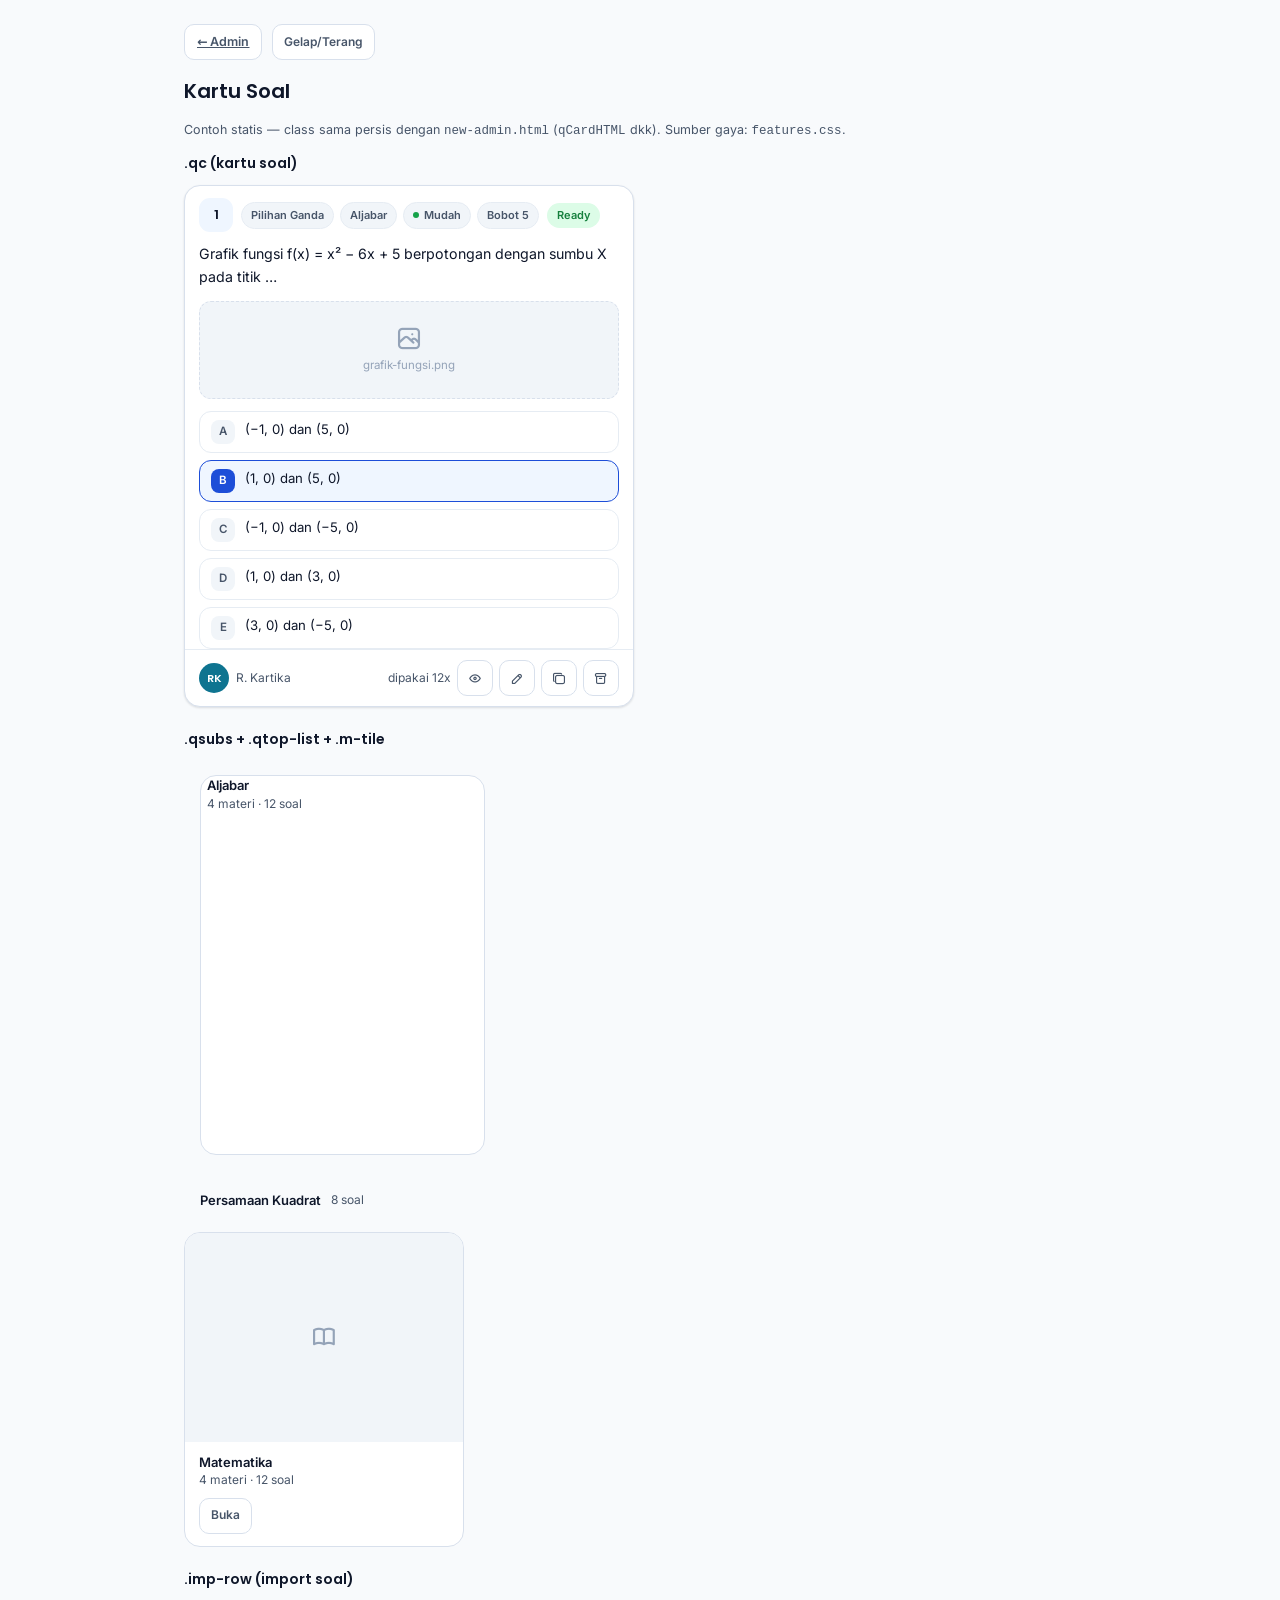
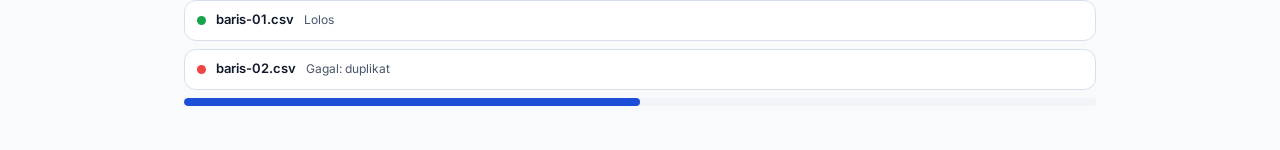
<file: ui/components/09-question-card.html>
<!doctype html>
<html lang="id" data-theme="light">
<head>
<meta charset="utf-8" />
<meta name="viewport" content="width=device-width, initial-scale=1" />
<title>Kartu Soal — Komponen Admin</title>
<link rel="stylesheet" href="../assets/fonts.css" />
<link rel="stylesheet" href="../assets/tabler-icons.min.css" />
<link rel="stylesheet" href="../styles/tokens.css" />
<link rel="stylesheet" href="../styles/layout.css" />
<link rel="stylesheet" href="../styles/primitives.css" />
<link rel="stylesheet" href="../styles/tables.css" />
<link rel="stylesheet" href="../styles/lists.css" />
<link rel="stylesheet" href="../styles/overlays.css" />
<link rel="stylesheet" href="../styles/forms.css" />
<link rel="stylesheet" href="../styles/features.css" />
<style>
.demo{max-width:960px;margin:0 auto;padding:24px}
.demo-nav{display:flex;gap:10px;align-items:center;margin-bottom:16px}
.demo-sec{margin:0 0 22px}
.demo-sec>h2{font-size:14px;margin:0 0 10px}
.demo-row{display:flex;gap:8px;flex-wrap:wrap;align-items:center}
.demo-note{font-size:12.5px;color:var(--text-2)}
</style>
</head>
<body>
<div class="demo">
<div class="demo-nav"><a class="link" href="../index.html">← Admin</a><button class="mini-btn" id="themeBtn" type="button">Gelap/Terang</button></div>
<h1 style="font-size:20px;margin:0 0 4px">Kartu Soal</h1>
<p class="demo-note">Contoh statis — class sama persis dengan <code>new-admin.html</code> (<code>qCardHTML</code> dkk). Sumber gaya: <code>features.css</code>.</p>
<div class="demo-sec"><h2>.qc (kartu soal)</h2><div class="qlist" style="padding:0">
<!-- Markup ASLI: qCardHTML + baris data nyata dari new-admin.html -->
<article class="qc" data-qcard="SOAL-8821"><div class="qc-top"><button class="qc-no" data-qopen="SOAL-8821" title="Buka detail soal" aria-label="Buka detail soal SOAL-8821">1</button><span class="qc-tags"><span class="qtag">Pilihan Ganda</span><span class="qtag">Aljabar</span><span class="qtag lv1"><span class="dot"></span>Mudah</span><span class="qtag">Bobot 5</span></span><span class="status green">Ready</span></div><p class="qc-stem">Grafik fungsi f(x) = x² − 6x + 5 berpotongan dengan sumbu X pada titik …</p><div class="qc-fig"><i class="ti ti-photo" style="font-size:26px"></i><span>grafik-fungsi.png</span></div><ul class="qopts"><li><button class="qopt" data-qopt="SOAL-8821" data-qletter="A" aria-label="Pilihan A: (−1, 0) dan (5, 0)"><span class="qk">A</span><span class="qt">(−1, 0) dan (5, 0)</span></button></li><li><button class="qopt key" data-qopt="SOAL-8821" data-qletter="B" aria-label="Pilihan B: (1, 0) dan (5, 0)"><span class="qk">B</span><span class="qt">(1, 0) dan (5, 0)</span></button></li><li><button class="qopt" data-qopt="SOAL-8821" data-qletter="C" aria-label="Pilihan C: (−1, 0) dan (−5, 0)"><span class="qk">C</span><span class="qt">(−1, 0) dan (−5, 0)</span></button></li><li><button class="qopt" data-qopt="SOAL-8821" data-qletter="D" aria-label="Pilihan D: (1, 0) dan (3, 0)"><span class="qk">D</span><span class="qt">(1, 0) dan (3, 0)</span></button></li><li><button class="qopt" data-qopt="SOAL-8821" data-qletter="E" aria-label="Pilihan E: (3, 0) dan (−5, 0)"><span class="qk">E</span><span class="qt">(3, 0) dan (−5, 0)</span></button></li></ul><div class="qkey" id="qkey-SOAL-8821" hidden><b>Kunci jawaban</b><p><b>B</b> — Nilai x saat f(x) = 0 diperoleh dari x² − 6x + 5 = 0, sehingga (x − 1)(x − 5) = 0 dan x = 1 atau x = 5. Jadi titik potongnya (1, 0) dan (5, 0).</p></div><div class="qc-foot"><span class="qc-who"><button class="ava-btn" data-ugo="R. Kartika" title="R. Kartika" aria-label="Lihat data R. Kartika"><span class="who-ava" style="background:#0E7490">RK</span></button>R. Kartika</span><span class="qc-use"><span class="cell-s">dipakai 12x</span><button class="mini-btn ic" data-qkey="SOAL-8821" aria-expanded="false" aria-controls="qkey-SOAL-8821" title="Lihat kunci dan pembahasan" aria-label="Lihat kunci dan pembahasan soal SOAL-8821"><i class="ti ti-eye" style="font-size:14px"></i></button><button class="mini-btn ic" data-qqedit="SOAL-8821" title="Ubah soal" aria-label="Ubah soal SOAL-8821"><i class="ti ti-pencil" style="font-size:14px"></i></button><button class="mini-btn ic" data-qdup="SOAL-8821" title="Duplikat" aria-label="Duplikat soal SOAL-8821"><i class="ti ti-copy" style="font-size:14px"></i></button><button class="mini-btn ic" data-qarch="SOAL-8821" title="Arsipkan" aria-label="Arsipkan soal SOAL-8821"><i class="ti ti-archive" style="font-size:14px"></i></button></span></div></article>
</div></div>
<div class="demo-sec"><h2>.qsubs + .qtop-list + .m-tile</h2>
<div class="qsubs"><button class="qsub" type="button"><span class="cell-t">Aljabar</span><span class="cell-s">4 materi · 12 soal</span></button></div>
<div class="qtop-list" style="margin-top:12px"><div class="qtop-row"><span class="cell-t">Persamaan Kuadrat</span><span class="cell-s">8 soal</span></div></div>
<div class="m-tile card" style="margin-top:12px;max-width:280px"><button class="m-art" type="button" aria-label="Buka Matematika"><i class="ti ti-book" style="font-size:26px"></i></button>
<div style="padding:12px 14px"><div class="cell-t">Matematika</div><div class="cell-s">4 materi · 12 soal</div>
<div class="m-quick" style="margin-top:8px"><button class="mini-btn" type="button">Buka</button></div></div></div>
</div>
<div class="demo-sec"><h2>.imp-row (import soal)</h2>
<div class="imp-rows"><div class="imp-row"><span class="imp-dot" style="background:var(--secondary)"></span><span class="cell-t">baris-01.csv</span><span class="cell-s">Lolos</span></div>
<div class="imp-row"><span class="imp-dot" style="background:var(--danger)"></span><span class="cell-t">baris-02.csv</span><span class="cell-s">Gagal: duplikat</span></div></div>
<div class="imp-prog" style="margin-top:8px"><i style="width:50%"></i></div>
</div>
</div>
<script>document.getElementById('themeBtn').onclick=function(){var h=document.documentElement;h.setAttribute('data-theme',h.getAttribute('data-theme')==='dark'?'light':'dark');};</script>
</body>
</html>
</file>
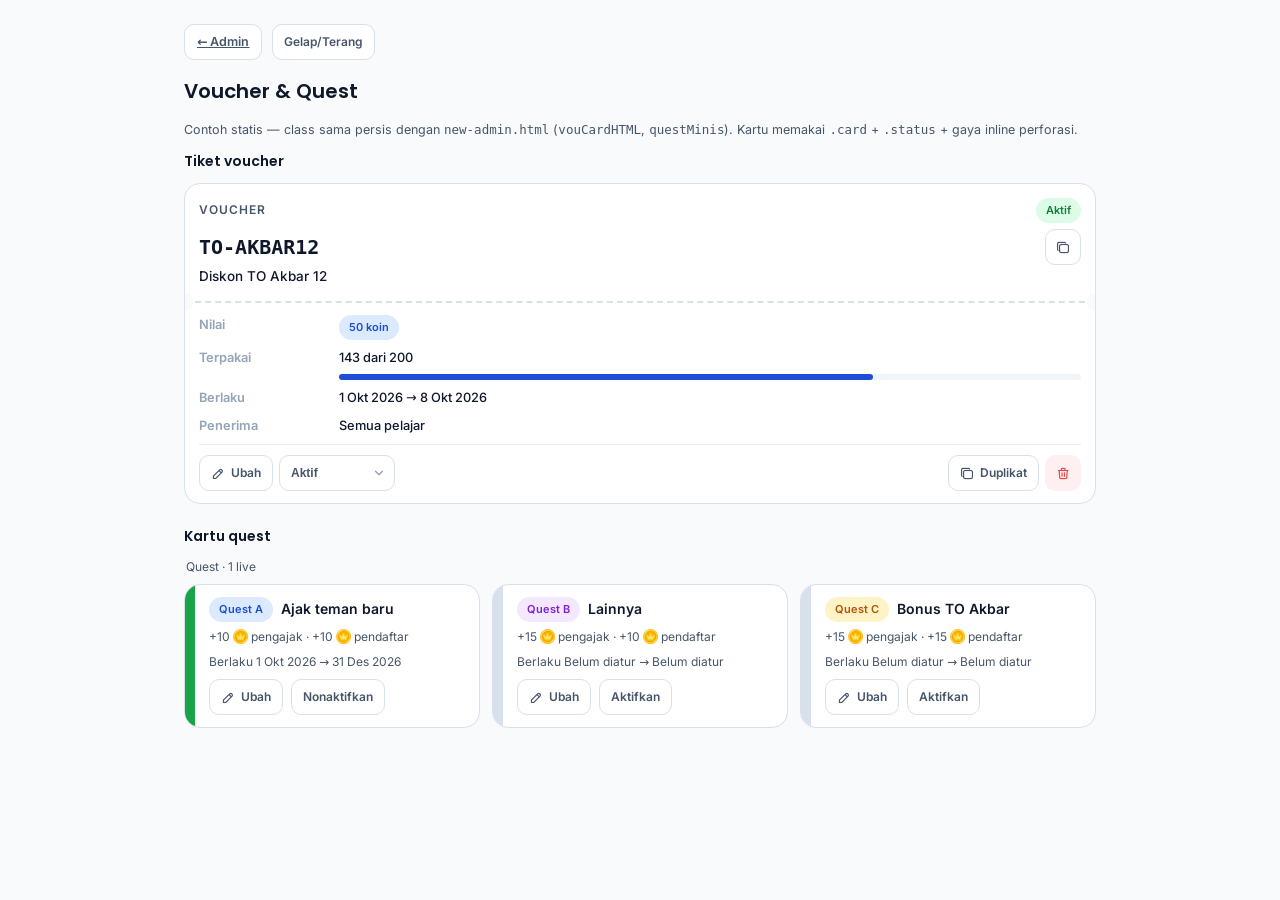
<file: ui/components/10-voucher-quest.html>
<!doctype html>
<html lang="id" data-theme="light">
<head>
<meta charset="utf-8" />
<meta name="viewport" content="width=device-width, initial-scale=1" />
<title>Voucher & Quest — Komponen Admin</title>
<link rel="stylesheet" href="../assets/fonts.css" />
<link rel="stylesheet" href="../assets/tabler-icons.min.css" />
<link rel="stylesheet" href="../styles/tokens.css" />
<link rel="stylesheet" href="../styles/layout.css" />
<link rel="stylesheet" href="../styles/primitives.css" />
<link rel="stylesheet" href="../styles/tables.css" />
<link rel="stylesheet" href="../styles/lists.css" />
<link rel="stylesheet" href="../styles/overlays.css" />
<link rel="stylesheet" href="../styles/forms.css" />
<link rel="stylesheet" href="../styles/features.css" />
<style>
.demo{max-width:960px;margin:0 auto;padding:24px}
.demo-nav{display:flex;gap:10px;align-items:center;margin-bottom:16px}
.demo-sec{margin:0 0 22px}
.demo-sec>h2{font-size:14px;margin:0 0 10px}
.demo-row{display:flex;gap:8px;flex-wrap:wrap;align-items:center}
.demo-note{font-size:12.5px;color:var(--text-2)}
</style>
</head>
<body>
<div class="demo">
<div class="demo-nav"><a class="link" href="../index.html">← Admin</a><button class="mini-btn" id="themeBtn" type="button">Gelap/Terang</button></div>
<h1 style="font-size:20px;margin:0 0 4px">Voucher & Quest</h1>
<p class="demo-note">Contoh statis — class sama persis dengan <code>new-admin.html</code> (<code>vouCardHTML</code>, <code>questMinis</code>). Kartu memakai <code>.card</code> + <code>.status</code> + gaya inline perforasi.</p>
<div class="demo-sec"><h2>Tiket voucher</h2>
<!-- Markup ASLI: vouCardHTML + baris data nyata dari new-admin.html -->
<article class="card" style="box-shadow:none;display:flex;flex-direction:column;min-width:0;position:relative"><div style="padding:14px 14px 4px"><div style="display:flex;align-items:center;gap:8px"><span class="cell-s" style="font-weight:600;letter-spacing:.08em">VOUCHER</span><span style="margin-left:auto"><span class="status green">Aktif</span></span></div><div style="display:flex;align-items:center;gap:8px;margin-top:6px"><span style="flex:1;min-width:0;font-family:ui-monospace,Menlo,Consolas,monospace;font-size:20px;font-weight:700;color:var(--text-h);white-space:nowrap;overflow:hidden;text-overflow:ellipsis">TO-AKBAR12</span><button class="mini-btn ic" data-voucopy="TO-AKBAR12" title="Salin kode" aria-label="Salin kode"><i class="ti ti-copy" style="font-size:14px"></i></button></div><div class="cell-t" style="font-size:13.5px;font-weight:500;margin-top:2px">Diskon TO Akbar 12</div></div><div style="position:relative;border-top:2px dashed var(--border);margin:12px 0 0"><span style="position:absolute;left:-9px;top:-10px;width:18px;height:18px;border-radius:50%;background:var(--bg-page)"></span><span style="position:absolute;right:-9px;top:-10px;width:18px;height:18px;border-radius:50%;background:var(--bg-page)"></span></div><div style="padding:12px 14px;display:flex;flex-direction:column;gap:8px;flex:1"><dl class="kv" style="margin:0"><dt>Nilai</dt><dd><span class="status blue">50 koin</span></dd><dt>Terpakai</dt><dd>143 dari 200<span style="display:block;height:6px;border-radius:99px;background:var(--bg-hover);margin-top:6px"><span style="display:block;height:100%;width:72%;border-radius:99px;background:var(--primary)"></span></span></dd><dt>Berlaku</dt><dd>1 Okt 2026 → 8 Okt 2026</dd><dt>Penerima</dt><dd>Semua pelajar</dd></dl><div style="margin-top:auto;display:flex;gap:6px;align-items:center;flex-wrap:wrap;border-top:1px solid var(--border-soft);padding-top:10px"><button class="mini-btn" data-vouedit="V-AKBAR12"><i class="ti ti-pencil" style="font-size:14px"></i><span>Ubah</span></button><select class="mini-btn" data-vouflow="V-AKBAR12" aria-label="Ubah status Diskon TO Akbar 12"><option>Draft</option><option>Siap</option><option selected>Aktif</option><option>Kedaluwarsa</option></select><span style="margin-left:auto;display:flex;gap:6px"><button class="mini-btn" data-voudup="V-AKBAR12" aria-label="Duplikat sebagai Draft"><i class="ti ti-copy" style="font-size:14px"></i><span>Duplikat</span></button><button class="mini-btn ic danger" data-voudel="V-AKBAR12" title="Hapus voucher" aria-label="Hapus voucher"><i class="ti ti-trash" style="font-size:14px"></i></button></span></div></div></article></div>
<div class="demo-sec"><h2>Kartu quest</h2>
<!-- Markup ASLI: questMinis(questAll()) dari new-admin.html -->
<div class="cell-s" style="margin:0 2px 8px">Quest · 1 live</div><div style="display:grid;grid-template-columns:repeat(auto-fit,minmax(240px,1fr));gap:12px;margin-bottom:12px"><div class="card" style="box-shadow:none;padding:12px 14px 12px 24px;display:flex;flex-direction:column;gap:6px;position:relative;overflow:hidden"><span class="st-stick" style="background:var(--secondary)"></span><div style="display:flex;gap:8px;align-items:center"><span class="status blue">Quest A</span><span class="cell-t" style="flex:1;min-width:0;font-size:14px;white-space:nowrap;overflow:hidden;text-overflow:ellipsis">Ajak teman baru</span></div><div class="cell-s">+10 <img src="../coin.png" alt="koin" style="width:15px;height:15px;vertical-align:-3px"> pengajak · +10 <img src="../coin.png" alt="koin" style="width:15px;height:15px;vertical-align:-3px"> pendaftar</div><div class="cell-s">Berlaku 1 Okt 2026 → 31 Des 2026</div><div style="display:flex;gap:8px;align-items:center;flex-wrap:wrap;margin-top:2px"><button class="mini-btn" data-qedit="Q-A" title="Ubah quest" aria-label="Ubah quest"><i class="ti ti-pencil" style="font-size:14px"></i><span>Ubah</span></button><button class="mini-btn" data-qact="Q-A">Nonaktifkan</button></div></div><div class="card" style="box-shadow:none;padding:12px 14px 12px 24px;display:flex;flex-direction:column;gap:6px;position:relative;overflow:hidden"><span class="st-stick" style="background:var(--border)"></span><div style="display:flex;gap:8px;align-items:center"><span class="status purple">Quest B</span><span class="cell-t" style="flex:1;min-width:0;font-size:14px;white-space:nowrap;overflow:hidden;text-overflow:ellipsis">Lainnya</span></div><div class="cell-s">+15 <img src="../coin.png" alt="koin" style="width:15px;height:15px;vertical-align:-3px"> pengajak · +10 <img src="../coin.png" alt="koin" style="width:15px;height:15px;vertical-align:-3px"> pendaftar</div><div class="cell-s">Berlaku Belum diatur → Belum diatur</div><div style="display:flex;gap:8px;align-items:center;flex-wrap:wrap;margin-top:2px"><button class="mini-btn" data-qedit="Q-B" title="Ubah quest" aria-label="Ubah quest"><i class="ti ti-pencil" style="font-size:14px"></i><span>Ubah</span></button><button class="mini-btn primary" data-qact="Q-B">Aktifkan</button></div></div><div class="card" style="box-shadow:none;padding:12px 14px 12px 24px;display:flex;flex-direction:column;gap:6px;position:relative;overflow:hidden"><span class="st-stick" style="background:var(--border)"></span><div style="display:flex;gap:8px;align-items:center"><span class="status amber">Quest C</span><span class="cell-t" style="flex:1;min-width:0;font-size:14px;white-space:nowrap;overflow:hidden;text-overflow:ellipsis">Bonus TO Akbar</span></div><div class="cell-s">+15 <img src="../coin.png" alt="koin" style="width:15px;height:15px;vertical-align:-3px"> pengajak · +15 <img src="../coin.png" alt="koin" style="width:15px;height:15px;vertical-align:-3px"> pendaftar</div><div class="cell-s">Berlaku Belum diatur → Belum diatur</div><div style="display:flex;gap:8px;align-items:center;flex-wrap:wrap;margin-top:2px"><button class="mini-btn" data-qedit="Q-C" title="Ubah quest" aria-label="Ubah quest"><i class="ti ti-pencil" style="font-size:14px"></i><span>Ubah</span></button><button class="mini-btn primary" data-qact="Q-C">Aktifkan</button></div></div></div>
</div>
</div>
<script>document.getElementById('themeBtn').onclick=function(){var h=document.documentElement;h.setAttribute('data-theme',h.getAttribute('data-theme')==='dark'?'light':'dark');};</script>
</body>
</html>
</file>
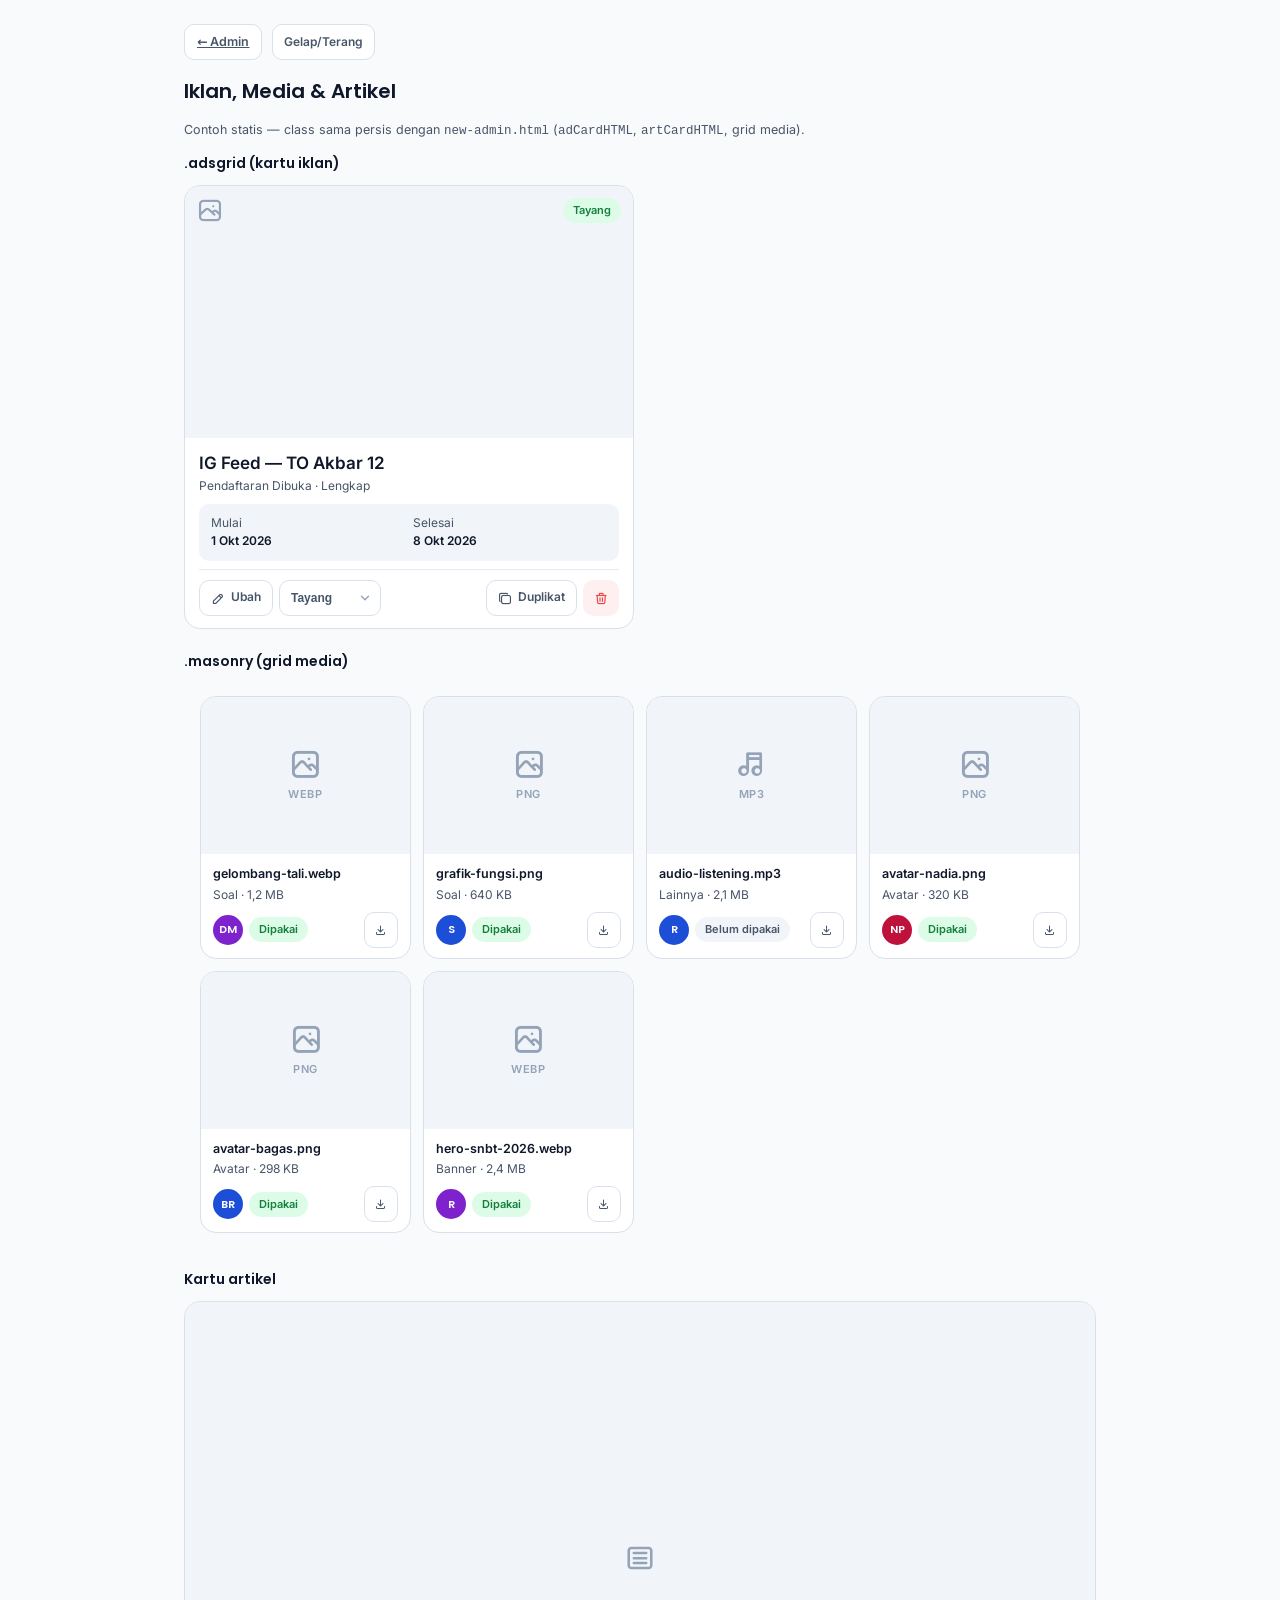
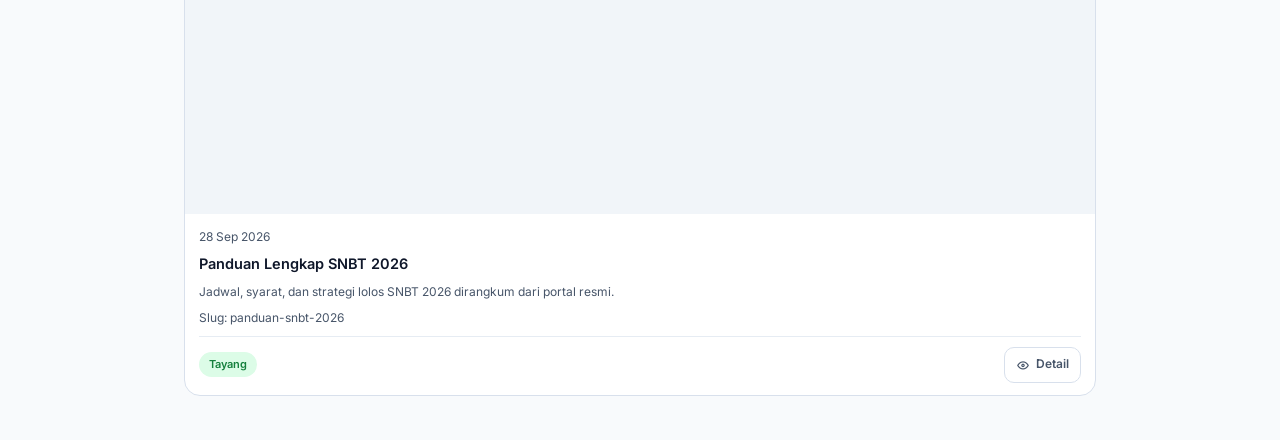
<file: ui/components/11-ads-media-article.html>
<!doctype html>
<html lang="id" data-theme="light">
<head>
<meta charset="utf-8" />
<meta name="viewport" content="width=device-width, initial-scale=1" />
<title>Iklan, Media & Artikel — Komponen Admin</title>
<link rel="stylesheet" href="../assets/fonts.css" />
<link rel="stylesheet" href="../assets/tabler-icons.min.css" />
<link rel="stylesheet" href="../styles/tokens.css" />
<link rel="stylesheet" href="../styles/layout.css" />
<link rel="stylesheet" href="../styles/primitives.css" />
<link rel="stylesheet" href="../styles/tables.css" />
<link rel="stylesheet" href="../styles/lists.css" />
<link rel="stylesheet" href="../styles/overlays.css" />
<link rel="stylesheet" href="../styles/forms.css" />
<link rel="stylesheet" href="../styles/features.css" />
<style>
.demo{max-width:960px;margin:0 auto;padding:24px}
.demo-nav{display:flex;gap:10px;align-items:center;margin-bottom:16px}
.demo-sec{margin:0 0 22px}
.demo-sec>h2{font-size:14px;margin:0 0 10px}
.demo-row{display:flex;gap:8px;flex-wrap:wrap;align-items:center}
.demo-note{font-size:12.5px;color:var(--text-2)}
</style>
</head>
<body>
<div class="demo">
<div class="demo-nav"><a class="link" href="../index.html">← Admin</a><button class="mini-btn" id="themeBtn" type="button">Gelap/Terang</button></div>
<h1 style="font-size:20px;margin:0 0 4px">Iklan, Media & Artikel</h1>
<p class="demo-note">Contoh statis — class sama persis dengan <code>new-admin.html</code> (<code>adCardHTML</code>, <code>artCardHTML</code>, grid media).</p>
<div class="demo-sec"><h2>.adsgrid (kartu iklan)</h2><div class="adsgrid" style="display:grid;gap:12px">
<!-- Markup ASLI: adCardHTML + baris data nyata dari new-admin.html -->
<article class="card" style="box-shadow:none;display:flex;flex-direction:column;min-width:0"><div style="aspect-ratio:16/9;background:var(--bg-hover);border-radius:14px 14px 0 0;padding:12px;display:flex;justify-content:space-between;align-items:flex-start;color:var(--text-3)"><i class="ti ti-photo" style="font-size:26px"></i><span style="display:flex;gap:6px"><span class="status green">Tayang</span></span></div><div style="padding:14px 14px 12px;display:flex;flex-direction:column;gap:8px;flex:1"><div><div class="cell-t" style="font-size:17px">IG Feed — TO Akbar 12</div><div class="cell-s" style="margin-top:2px">Pendaftaran Dibuka · Lengkap</div></div><div style="display:grid;grid-template-columns:1fr 1fr;gap:8px;background:var(--bg-hover);border-radius:10px;padding:10px 12px;font-size:12px;color:var(--text-2)"><span>Mulai<br><b style="color:var(--text-h)">1 Okt 2026</b></span><span>Selesai<br><b style="color:var(--text-h)">8 Okt 2026</b></span></div><div style="margin-top:auto;display:flex;gap:6px;align-items:center;flex-wrap:wrap;border-top:1px solid var(--border-soft);padding-top:10px"><button class="mini-btn" data-adedit="ADS-IG"><i class="ti ti-pencil" style="font-size:14px"></i><span>Ubah</span></button><select class="mini-btn" data-adflow="ADS-IG" aria-label="Ubah status IG Feed — TO Akbar 12"><option>Draft</option><option>Menunggu</option><option selected>Tayang</option><option>Selesai</option></select><span style="margin-left:auto;display:flex;gap:6px"><button class="mini-btn" data-addup="ADS-IG" aria-label="Duplikat sebagai Draft"><i class="ti ti-copy" style="font-size:14px"></i><span>Duplikat</span></button><button class="mini-btn ic danger" data-addel="ADS-IG" title="Hapus iklan" aria-label="Hapus iklan"><i class="ti ti-trash" style="font-size:14px"></i></button></span></div></div></article></div></div>
<div class="demo-sec"><h2>.masonry (grid media)</h2><!-- Markup ASLI: blok .masonry dari mediaView (data nyata) -->
<div class="masonry"><div class="card m-tile"><button class="m-art" data-mopen="M-101" aria-label="Buka gelombang-tali.webp"><span style="display:flex;flex-direction:column;align-items:center;gap:6px"><i class="ti ti-photo" style="font-size:32px"></i><b style="font-size:11px;letter-spacing:.06em">WEBP</b></span></button><div style="padding:12px 12px 10px;display:flex;flex-direction:column;gap:7px"><span><span class="cell-t" style="font-size:12.5px;display:block;white-space:nowrap;overflow:hidden;text-overflow:ellipsis">gelombang-tali.webp</span><span class="cell-s">Soal · 1,2 MB</span></span><span style="display:flex;gap:6px;align-items:center"><button class="ava-btn" data-ugo="D. Mahesa" title="D. Mahesa" aria-label="Lihat data D. Mahesa"><span class="who-ava" style="background:#7E22CE">DM</span></button><span class="status green">Dipakai</span><span class="m-quick" style="margin-left:auto"><button class="mini-btn ic" data-mdown="M-101" title="Export" aria-label="Export"><i class="ti ti-download" style="font-size:12px"></i></button></span></span></div></div><div class="card m-tile"><button class="m-art" data-mopen="M-102" aria-label="Buka grafik-fungsi.png"><span style="display:flex;flex-direction:column;align-items:center;gap:6px"><i class="ti ti-photo" style="font-size:32px"></i><b style="font-size:11px;letter-spacing:.06em">PNG</b></span></button><div style="padding:12px 12px 10px;display:flex;flex-direction:column;gap:7px"><span><span class="cell-t" style="font-size:12.5px;display:block;white-space:nowrap;overflow:hidden;text-overflow:ellipsis">grafik-fungsi.png</span><span class="cell-s">Soal · 640 KB</span></span><span style="display:flex;gap:6px;align-items:center"><button class="ava-btn" data-ugo="Sinta" title="Sinta" aria-label="Lihat data Sinta"><span class="who-ava" style="background:#1D4ED8">S</span></button><span class="status green">Dipakai</span><span class="m-quick" style="margin-left:auto"><button class="mini-btn ic" data-mdown="M-102" title="Export" aria-label="Export"><i class="ti ti-download" style="font-size:12px"></i></button></span></span></div></div><div class="card m-tile"><button class="m-art" data-mopen="M-103" aria-label="Buka audio-listening.mp3"><span style="display:flex;flex-direction:column;align-items:center;gap:6px"><i class="ti ti-music" style="font-size:32px"></i><b style="font-size:11px;letter-spacing:.06em">MP3</b></span></button><div style="padding:12px 12px 10px;display:flex;flex-direction:column;gap:7px"><span><span class="cell-t" style="font-size:12.5px;display:block;white-space:nowrap;overflow:hidden;text-overflow:ellipsis">audio-listening.mp3</span><span class="cell-s">Lainnya · 2,1 MB</span></span><span style="display:flex;gap:6px;align-items:center"><button class="ava-btn" data-ugo="Raka" title="Raka" aria-label="Lihat data Raka"><span class="who-ava" style="background:#1D4ED8">R</span></button><span class="status gray">Belum dipakai</span><span class="m-quick" style="margin-left:auto"><button class="mini-btn ic" data-mdown="M-103" title="Export" aria-label="Export"><i class="ti ti-download" style="font-size:12px"></i></button></span></span></div></div><div class="card m-tile"><button class="m-art" data-mopen="M-104" aria-label="Buka avatar-nadia.png"><span style="display:flex;flex-direction:column;align-items:center;gap:6px"><i class="ti ti-photo" style="font-size:32px"></i><b style="font-size:11px;letter-spacing:.06em">PNG</b></span></button><div style="padding:12px 12px 10px;display:flex;flex-direction:column;gap:7px"><span><span class="cell-t" style="font-size:12.5px;display:block;white-space:nowrap;overflow:hidden;text-overflow:ellipsis">avatar-nadia.png</span><span class="cell-s">Avatar · 320 KB</span></span><span style="display:flex;gap:6px;align-items:center"><button class="ava-btn" data-ugo="Nadia P." title="Nadia P." aria-label="Lihat data Nadia P."><span class="who-ava" style="background:#BE123C">NP</span></button><span class="status green">Dipakai</span><span class="m-quick" style="margin-left:auto"><button class="mini-btn ic" data-mdown="M-104" title="Export" aria-label="Export"><i class="ti ti-download" style="font-size:12px"></i></button></span></span></div></div><div class="card m-tile"><button class="m-art" data-mopen="M-105" aria-label="Buka avatar-bagas.png"><span style="display:flex;flex-direction:column;align-items:center;gap:6px"><i class="ti ti-photo" style="font-size:32px"></i><b style="font-size:11px;letter-spacing:.06em">PNG</b></span></button><div style="padding:12px 12px 10px;display:flex;flex-direction:column;gap:7px"><span><span class="cell-t" style="font-size:12.5px;display:block;white-space:nowrap;overflow:hidden;text-overflow:ellipsis">avatar-bagas.png</span><span class="cell-s">Avatar · 298 KB</span></span><span style="display:flex;gap:6px;align-items:center"><button class="ava-btn" data-ugo="Bagas R." title="Bagas R." aria-label="Lihat data Bagas R."><span class="who-ava" style="background:#1D4ED8">BR</span></button><span class="status green">Dipakai</span><span class="m-quick" style="margin-left:auto"><button class="mini-btn ic" data-mdown="M-105" title="Export" aria-label="Export"><i class="ti ti-download" style="font-size:12px"></i></button></span></span></div></div><div class="card m-tile"><button class="m-art" data-mopen="M-106" aria-label="Buka hero-snbt-2026.webp"><span style="display:flex;flex-direction:column;align-items:center;gap:6px"><i class="ti ti-photo" style="font-size:32px"></i><b style="font-size:11px;letter-spacing:.06em">WEBP</b></span></button><div style="padding:12px 12px 10px;display:flex;flex-direction:column;gap:7px"><span><span class="cell-t" style="font-size:12.5px;display:block;white-space:nowrap;overflow:hidden;text-overflow:ellipsis">hero-snbt-2026.webp</span><span class="cell-s">Banner · 2,4 MB</span></span><span style="display:flex;gap:6px;align-items:center"><button class="ava-btn" data-ugo="Raka" title="Raka" aria-label="Lihat data Raka"><span class="who-ava" style="background:#7E22CE">R</span></button><span class="status green">Dipakai</span><span class="m-quick" style="margin-left:auto"><button class="mini-btn ic" data-mdown="M-106" title="Export" aria-label="Export"><i class="ti ti-download" style="font-size:12px"></i></button></span></span></div></div></div>
</div>
<div class="demo-sec"><h2>Kartu artikel</h2>
<!-- Markup ASLI: artCardHTML + baris data nyata dari new-admin.html -->
<article class="card" style="box-shadow:none;display:flex;flex-direction:column;min-width:0"><button data-artopen="panduan-snbt-2026" aria-label="Lihat Panduan Lengkap SNBT 2026" style="position:relative;aspect-ratio:16/9;background:var(--bg-hover);border-radius:14px 14px 0 0;border:0;padding:0;cursor:pointer;color:var(--text-3);overflow:hidden;font-family:inherit;display:block;width:100%"><span style="position:absolute;inset:0;display:grid;place-items:center"><i class="ti ti-article" style="font-size:30px"></i></span></button><div style="padding:14px 14px 12px;display:flex;flex-direction:column;gap:8px;flex:1"><span class="cell-s">28 Sep 2026</span><div class="cell-t" style="font-size:14.5px;line-height:1.4">Panduan Lengkap SNBT 2026</div><div class="cell-s" style="display:-webkit-box;-webkit-line-clamp:3;-webkit-box-orient:vertical;overflow:hidden">Jadwal, syarat, dan strategi lolos SNBT 2026 dirangkum dari portal resmi.</div><div class="cell-s">Slug: panduan-snbt-2026</div><div style="margin-top:auto;display:flex;gap:6px;align-items:center;border-top:1px solid var(--border-soft);padding-top:10px"><span class="status green">Tayang</span><span style="margin-left:auto;display:flex;gap:6px"><button class="mini-btn" data-artopen="panduan-snbt-2026"><i class="ti ti-eye" style="font-size:14px"></i><span>Detail</span></button></span></div></div></article></div>
</div>
<script>document.getElementById('themeBtn').onclick=function(){var h=document.documentElement;h.setAttribute('data-theme',h.getAttribute('data-theme')==='dark'?'light':'dark');};</script>
</body>
</html>
</file>
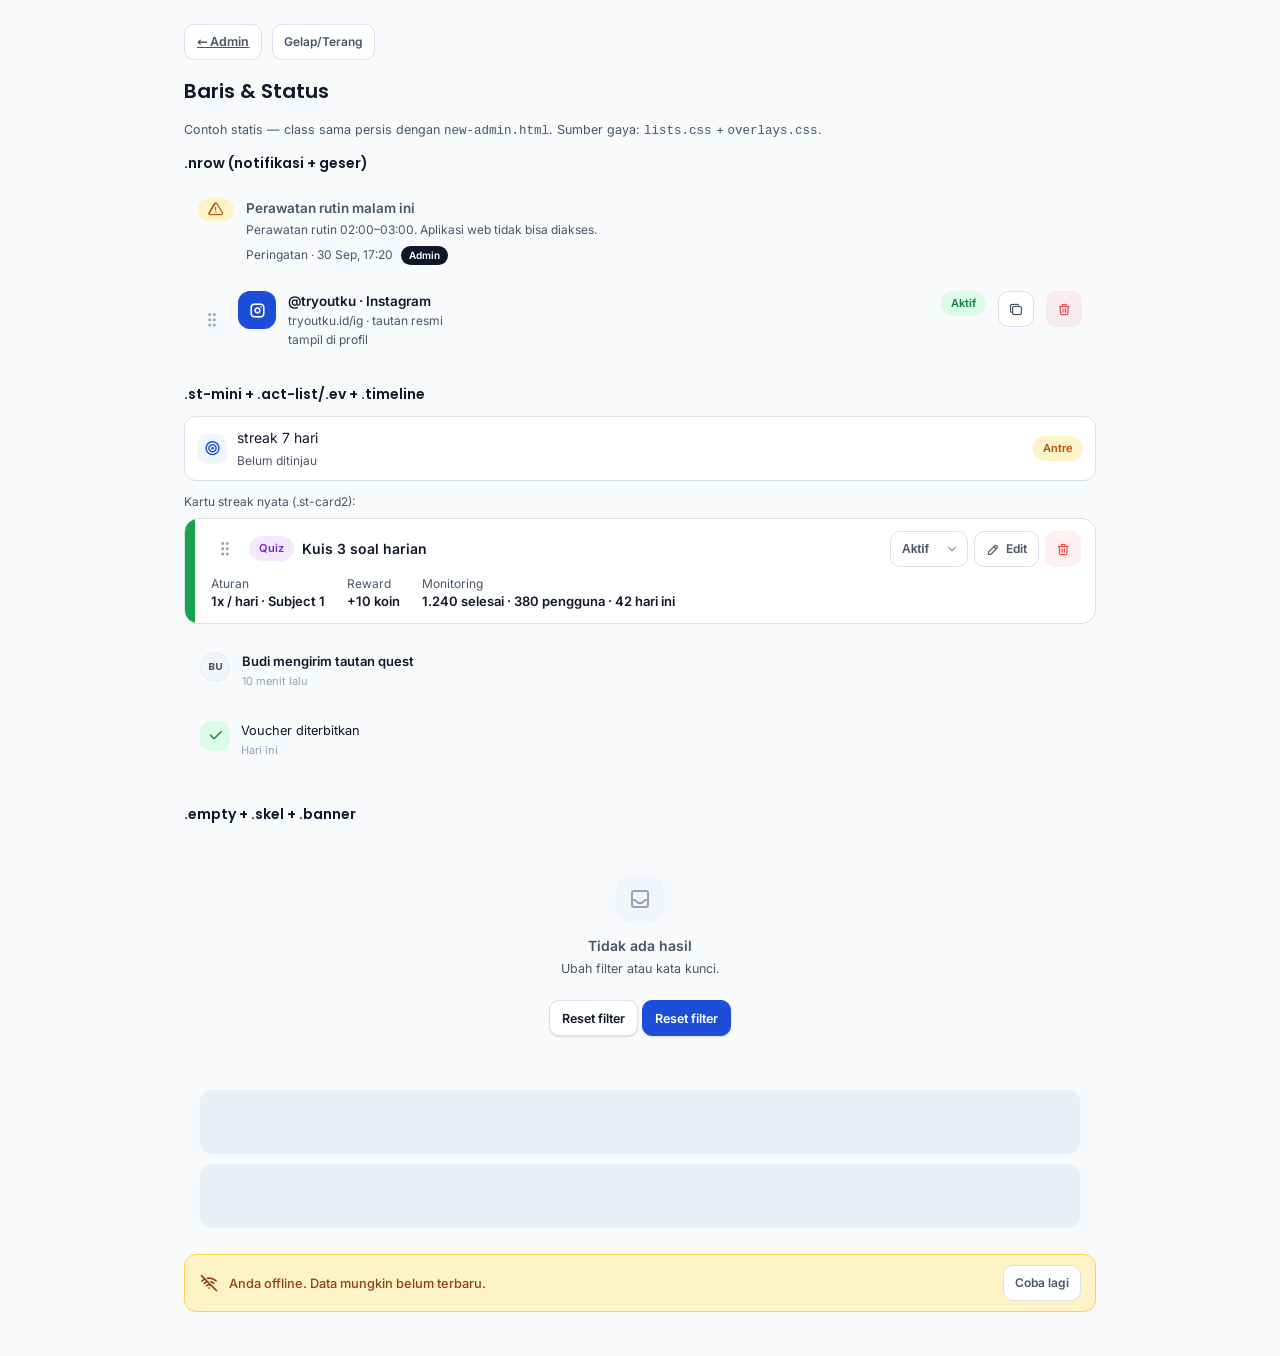
<file: ui/components/12-rows-states.html>
<!doctype html>
<html lang="id" data-theme="light">
<head>
<meta charset="utf-8" />
<meta name="viewport" content="width=device-width, initial-scale=1" />
<title>Baris & Status — Komponen Admin</title>
<link rel="stylesheet" href="../assets/fonts.css" />
<link rel="stylesheet" href="../assets/tabler-icons.min.css" />
<link rel="stylesheet" href="../styles/tokens.css" />
<link rel="stylesheet" href="../styles/layout.css" />
<link rel="stylesheet" href="../styles/primitives.css" />
<link rel="stylesheet" href="../styles/tables.css" />
<link rel="stylesheet" href="../styles/lists.css" />
<link rel="stylesheet" href="../styles/overlays.css" />
<link rel="stylesheet" href="../styles/forms.css" />
<link rel="stylesheet" href="../styles/features.css" />
<style>
.demo{max-width:960px;margin:0 auto;padding:24px}
.demo-nav{display:flex;gap:10px;align-items:center;margin-bottom:16px}
.demo-sec{margin:0 0 22px}
.demo-sec>h2{font-size:14px;margin:0 0 10px}
.demo-row{display:flex;gap:8px;flex-wrap:wrap;align-items:center}
.demo-note{font-size:12.5px;color:var(--text-2)}
</style>
</head>
<body>
<div class="demo">
<div class="demo-nav"><a class="link" href="../index.html">← Admin</a><button class="mini-btn" id="themeBtn" type="button">Gelap/Terang</button></div>
<h1 style="font-size:20px;margin:0 0 4px">Baris & Status</h1>
<p class="demo-note">Contoh statis — class sama persis dengan <code>new-admin.html</code>. Sumber gaya: <code>lists.css</code> + <code>overlays.css</code>.</p>
<div class="demo-sec"><h2>.nrow (notifikasi + geser)</h2>
<!-- ASLI notifView -->
<div class="nrow" data-nopen="N-2" tabindex="0" role="button" aria-label="Perawatan rutin malam ini"><span class="status amber"><i class="ti ti-alert-triangle" style="font-size:16px"></i></span><span style="flex:1;min-width:0"><span style="display:flex;gap:8px;align-items:center"><b>Perawatan rutin malam ini</b></span><span class="cell-s" style="display:block;margin-top:2px">Perawatan rutin 02:00–03:00. Aplikasi web tidak bisa diakses.</span><span style="display:flex;gap:8px;align-items:center;margin-top:6px;flex-wrap:wrap"><span class="cell-s">Peringatan · 30 Sep, 17:20</span><span class="bdg" style="background:#0F172A;color:#fff">Admin</span></span></span></div>
<!-- ASLI socialView -->
<div class="nrow" data-smopen="SM-IG" data-smid="SM-IG" tabindex="0" role="button" aria-label="Ubah @tryoutku · Instagram"><span class="grip" data-grip="SM-IG" title="Tahan dan geser untuk mengurutkan" aria-label="Geser untuk mengurutkan"><i class="ti ti-grip-vertical" style="font-size:18px"></i></span><span style="width:38px;height:38px;border-radius:12px;display:grid;place-items:center;color:#fff;flex:0 0 38px;background:var(--primary)"><i class="ti ti-brand-instagram" style="font-size:19px"></i></span><span style="flex:1;min-width:0"><b style="font-size:13.5px;color:var(--text-h);display:block;white-space:nowrap;overflow:hidden;text-overflow:ellipsis">@tryoutku · Instagram</b><span class="cell-s" style="display:block;white-space:nowrap;overflow:hidden;text-overflow:ellipsis">tryoutku.id/ig · tautan resmi</span><span class="cell-s" style="display:block">tampil di profil</span></span><button class="status green" data-smtoggle="SM-IG" title="Ubah status" style="border:0;cursor:pointer;font-family:inherit;flex:0 0 auto">Aktif</button><button class="mini-btn ic" data-smcopy="SM-IG" title="Salin tautan" aria-label="Salin tautan" style="flex:0 0 auto"><i class="ti ti-copy" style="font-size:14px"></i></button><button class="mini-btn danger ic" data-smdel="SM-IG" title="Hapus akun" aria-label="Hapus akun @tryoutku · Instagram" style="flex:0 0 auto"><i class="ti ti-trash" style="font-size:14px"></i></button></div>
</div>
<div class="demo-sec"><h2>.st-mini + .act-list/.ev + .timeline</h2>
<button class="st-mini" type="button"><span class="ev-ic tone-primary"><i class="ti ti-target"></i></span><span class="et"><span class="et-t"> streak 7 hari</span><br /><span class="cell-s">Belum ditinjau</span></span><span class="status amber">Antre</span></button>
<div style="margin-top:12px"><div class="cell-s" style="margin-bottom:6px">Kartu streak nyata (.st-card2):</div>
<!-- ASLI streakTasksView -->
<div class="st-card2" data-strow="1" tabindex="0"><span class="st-stick" title="Status: Aktif" style="background:var(--secondary)"></span><div style="display:flex;gap:10px;align-items:center"><span class="grip" data-stgrip="1" title="Tahan dan geser untuk mengurutkan" aria-label="Geser untuk mengurutkan"><i class="ti ti-grip-vertical" style="font-size:18px"></i></span><div style="flex:1;min-width:0"><div class="st-title"><span class="status purple" style="flex:0 0 auto">Quiz</span><span class="t">Kuis 3 soal harian</span></div></div><div class="st-side"><select class="mini-btn" data-stsel="1" aria-label="Status Kuis 3 soal harian"><option value="draft">Draft</option><option value="active" selected>Aktif</option><option value="paused">Dijeda</option></select><button class="mini-btn" data-stedit="1"><i class="ti ti-pencil" style="font-size:14px"></i><span>Edit</span></button><button class="mini-btn danger ic" data-stdel="1" aria-label="Hapus Kuis 3 soal harian"><i class="ti ti-trash" style="font-size:14px"></i></button></div></div><div class="st-groups"><div><div class="cell-s">Aturan</div><div class="cell-t">1x / hari · Subject 1</div></div><div><div class="cell-s">Reward</div><div class="cell-t">+10 koin</div></div><div><div class="cell-s">Monitoring</div><div class="cell-t">1.240 selesai · 380 pengguna · 42 hari ini</div></div></div></div>
</div>
<div class="act-list" style="margin-top:12px"><div class="ev"><span class="ev-ava">BU</span><span class="et"><span class="et-t">Budi mengirim tautan quest</span><time>10 menit lalu</time></span></div></div>
<div class="timeline"><div class="ev"><span class="ev-ic tone-success"><i class="ti ti-check"></i></span><span>Voucher diterbitkan<time>Hari ini</time></span></div></div>
</div>
<div class="demo-sec"><h2>.empty + .skel + .banner</h2>
<!-- Markup ASLI: emptyHTML dari new-admin.html -->
<div class="empty"><div class="eico"><i class="ti ti-inbox" style="font-size:24px"></i></div><b>Tidak ada hasil</b><br><span style="font-size:12.5px">Ubah filter atau kata kunci.</span><br><br><button class="btn sm" data-reset>Reset filter</button> <button class="btn sm primary" data-new>Reset filter</button></div>
<!-- Markup ASLI: skelHTML(2,64) dari new-admin.html -->
<div style="padding:14px 16px" aria-hidden="true"><div class="skel" style="height:64px"></div><div class="skel" style="height:64px;margin-top:10px"></div></div>
<div class="banner show" style="margin-top:12px"><i class="ti ti-wifi-off"></i><span>Anda offline. Data mungkin belum terbaru.</span><button class="mini-btn">Coba lagi</button></div>
</div>
</div>
<script>document.getElementById('themeBtn').onclick=function(){var h=document.documentElement;h.setAttribute('data-theme',h.getAttribute('data-theme')==='dark'?'light':'dark');};</script>
</body>
</html>
</file>
<file: ui/assets/fonts.css>
/* cyrillic-ext */
@font-face {
  font-family: 'Inter';
  font-style: normal;
  font-weight: 400;
  font-display: swap;
  src: url(./fonts/UcC73FwrK3iLTeHuS_nVMrMxCp50SjIa2JL7SUc.woff2) format('woff2');
  unicode-range: U+0460-052F, U+1C80-1C8A, U+20B4, U+2DE0-2DFF, U+A640-A69F, U+FE2E-FE2F;
}
/* cyrillic */
@font-face {
  font-family: 'Inter';
  font-style: normal;
  font-weight: 400;
  font-display: swap;
  src: url(./fonts/UcC73FwrK3iLTeHuS_nVMrMxCp50SjIa0ZL7SUc.woff2) format('woff2');
  unicode-range: U+0301, U+0400-045F, U+0490-0491, U+04B0-04B1, U+2116;
}
/* greek-ext */
@font-face {
  font-family: 'Inter';
  font-style: normal;
  font-weight: 400;
  font-display: swap;
  src: url(./fonts/UcC73FwrK3iLTeHuS_nVMrMxCp50SjIa2ZL7SUc.woff2) format('woff2');
  unicode-range: U+1F00-1FFF;
}
/* greek */
@font-face {
  font-family: 'Inter';
  font-style: normal;
  font-weight: 400;
  font-display: swap;
  src: url(./fonts/UcC73FwrK3iLTeHuS_nVMrMxCp50SjIa1pL7SUc.woff2) format('woff2');
  unicode-range: U+0370-0377, U+037A-037F, U+0384-038A, U+038C, U+038E-03A1, U+03A3-03FF;
}
/* vietnamese */
@font-face {
  font-family: 'Inter';
  font-style: normal;
  font-weight: 400;
  font-display: swap;
  src: url(./fonts/UcC73FwrK3iLTeHuS_nVMrMxCp50SjIa2pL7SUc.woff2) format('woff2');
  unicode-range: U+0102-0103, U+0110-0111, U+0128-0129, U+0168-0169, U+01A0-01A1, U+01AF-01B0, U+0300-0301, U+0303-0304, U+0308-0309, U+0323, U+0329, U+1EA0-1EF9, U+20AB;
}
/* latin-ext */
@font-face {
  font-family: 'Inter';
  font-style: normal;
  font-weight: 400;
  font-display: swap;
  src: url(./fonts/UcC73FwrK3iLTeHuS_nVMrMxCp50SjIa25L7SUc.woff2) format('woff2');
  unicode-range: U+0100-02BA, U+02BD-02C5, U+02C7-02CC, U+02CE-02D7, U+02DD-02FF, U+0304, U+0308, U+0329, U+1D00-1DBF, U+1E00-1E9F, U+1EF2-1EFF, U+2020, U+20A0-20AB, U+20AD-20C4, U+2113, U+2C60-2C7F, U+A720-A7FF;
}
/* latin */
@font-face {
  font-family: 'Inter';
  font-style: normal;
  font-weight: 400;
  font-display: swap;
  src: url(./fonts/UcC73FwrK3iLTeHuS_nVMrMxCp50SjIa1ZL7.woff2) format('woff2');
  unicode-range: U+0000-00FF, U+0131, U+0152-0153, U+02BB-02BC, U+02C6, U+02DA, U+02DC, U+0304, U+0308, U+0329, U+2000-206F, U+20AC, U+2122, U+2191, U+2193, U+2212, U+2215, U+FEFF, U+FFFD;
}
/* cyrillic-ext */
@font-face {
  font-family: 'Inter';
  font-style: normal;
  font-weight: 500;
  font-display: swap;
  src: url(./fonts/UcC73FwrK3iLTeHuS_nVMrMxCp50SjIa2JL7SUc.woff2) format('woff2');
  unicode-range: U+0460-052F, U+1C80-1C8A, U+20B4, U+2DE0-2DFF, U+A640-A69F, U+FE2E-FE2F;
}
/* cyrillic */
@font-face {
  font-family: 'Inter';
  font-style: normal;
  font-weight: 500;
  font-display: swap;
  src: url(./fonts/UcC73FwrK3iLTeHuS_nVMrMxCp50SjIa0ZL7SUc.woff2) format('woff2');
  unicode-range: U+0301, U+0400-045F, U+0490-0491, U+04B0-04B1, U+2116;
}
/* greek-ext */
@font-face {
  font-family: 'Inter';
  font-style: normal;
  font-weight: 500;
  font-display: swap;
  src: url(./fonts/UcC73FwrK3iLTeHuS_nVMrMxCp50SjIa2ZL7SUc.woff2) format('woff2');
  unicode-range: U+1F00-1FFF;
}
/* greek */
@font-face {
  font-family: 'Inter';
  font-style: normal;
  font-weight: 500;
  font-display: swap;
  src: url(./fonts/UcC73FwrK3iLTeHuS_nVMrMxCp50SjIa1pL7SUc.woff2) format('woff2');
  unicode-range: U+0370-0377, U+037A-037F, U+0384-038A, U+038C, U+038E-03A1, U+03A3-03FF;
}
/* vietnamese */
@font-face {
  font-family: 'Inter';
  font-style: normal;
  font-weight: 500;
  font-display: swap;
  src: url(./fonts/UcC73FwrK3iLTeHuS_nVMrMxCp50SjIa2pL7SUc.woff2) format('woff2');
  unicode-range: U+0102-0103, U+0110-0111, U+0128-0129, U+0168-0169, U+01A0-01A1, U+01AF-01B0, U+0300-0301, U+0303-0304, U+0308-0309, U+0323, U+0329, U+1EA0-1EF9, U+20AB;
}
/* latin-ext */
@font-face {
  font-family: 'Inter';
  font-style: normal;
  font-weight: 500;
  font-display: swap;
  src: url(./fonts/UcC73FwrK3iLTeHuS_nVMrMxCp50SjIa25L7SUc.woff2) format('woff2');
  unicode-range: U+0100-02BA, U+02BD-02C5, U+02C7-02CC, U+02CE-02D7, U+02DD-02FF, U+0304, U+0308, U+0329, U+1D00-1DBF, U+1E00-1E9F, U+1EF2-1EFF, U+2020, U+20A0-20AB, U+20AD-20C4, U+2113, U+2C60-2C7F, U+A720-A7FF;
}
/* latin */
@font-face {
  font-family: 'Inter';
  font-style: normal;
  font-weight: 500;
  font-display: swap;
  src: url(./fonts/UcC73FwrK3iLTeHuS_nVMrMxCp50SjIa1ZL7.woff2) format('woff2');
  unicode-range: U+0000-00FF, U+0131, U+0152-0153, U+02BB-02BC, U+02C6, U+02DA, U+02DC, U+0304, U+0308, U+0329, U+2000-206F, U+20AC, U+2122, U+2191, U+2193, U+2212, U+2215, U+FEFF, U+FFFD;
}
/* cyrillic-ext */
@font-face {
  font-family: 'Inter';
  font-style: normal;
  font-weight: 600;
  font-display: swap;
  src: url(./fonts/UcC73FwrK3iLTeHuS_nVMrMxCp50SjIa2JL7SUc.woff2) format('woff2');
  unicode-range: U+0460-052F, U+1C80-1C8A, U+20B4, U+2DE0-2DFF, U+A640-A69F, U+FE2E-FE2F;
}
/* cyrillic */
@font-face {
  font-family: 'Inter';
  font-style: normal;
  font-weight: 600;
  font-display: swap;
  src: url(./fonts/UcC73FwrK3iLTeHuS_nVMrMxCp50SjIa0ZL7SUc.woff2) format('woff2');
  unicode-range: U+0301, U+0400-045F, U+0490-0491, U+04B0-04B1, U+2116;
}
/* greek-ext */
@font-face {
  font-family: 'Inter';
  font-style: normal;
  font-weight: 600;
  font-display: swap;
  src: url(./fonts/UcC73FwrK3iLTeHuS_nVMrMxCp50SjIa2ZL7SUc.woff2) format('woff2');
  unicode-range: U+1F00-1FFF;
}
/* greek */
@font-face {
  font-family: 'Inter';
  font-style: normal;
  font-weight: 600;
  font-display: swap;
  src: url(./fonts/UcC73FwrK3iLTeHuS_nVMrMxCp50SjIa1pL7SUc.woff2) format('woff2');
  unicode-range: U+0370-0377, U+037A-037F, U+0384-038A, U+038C, U+038E-03A1, U+03A3-03FF;
}
/* vietnamese */
@font-face {
  font-family: 'Inter';
  font-style: normal;
  font-weight: 600;
  font-display: swap;
  src: url(./fonts/UcC73FwrK3iLTeHuS_nVMrMxCp50SjIa2pL7SUc.woff2) format('woff2');
  unicode-range: U+0102-0103, U+0110-0111, U+0128-0129, U+0168-0169, U+01A0-01A1, U+01AF-01B0, U+0300-0301, U+0303-0304, U+0308-0309, U+0323, U+0329, U+1EA0-1EF9, U+20AB;
}
/* latin-ext */
@font-face {
  font-family: 'Inter';
  font-style: normal;
  font-weight: 600;
  font-display: swap;
  src: url(./fonts/UcC73FwrK3iLTeHuS_nVMrMxCp50SjIa25L7SUc.woff2) format('woff2');
  unicode-range: U+0100-02BA, U+02BD-02C5, U+02C7-02CC, U+02CE-02D7, U+02DD-02FF, U+0304, U+0308, U+0329, U+1D00-1DBF, U+1E00-1E9F, U+1EF2-1EFF, U+2020, U+20A0-20AB, U+20AD-20C4, U+2113, U+2C60-2C7F, U+A720-A7FF;
}
/* latin */
@font-face {
  font-family: 'Inter';
  font-style: normal;
  font-weight: 600;
  font-display: swap;
  src: url(./fonts/UcC73FwrK3iLTeHuS_nVMrMxCp50SjIa1ZL7.woff2) format('woff2');
  unicode-range: U+0000-00FF, U+0131, U+0152-0153, U+02BB-02BC, U+02C6, U+02DA, U+02DC, U+0304, U+0308, U+0329, U+2000-206F, U+20AC, U+2122, U+2191, U+2193, U+2212, U+2215, U+FEFF, U+FFFD;
}
/* cyrillic-ext */
@font-face {
  font-family: 'Inter';
  font-style: normal;
  font-weight: 700;
  font-display: swap;
  src: url(./fonts/UcC73FwrK3iLTeHuS_nVMrMxCp50SjIa2JL7SUc.woff2) format('woff2');
  unicode-range: U+0460-052F, U+1C80-1C8A, U+20B4, U+2DE0-2DFF, U+A640-A69F, U+FE2E-FE2F;
}
/* cyrillic */
@font-face {
  font-family: 'Inter';
  font-style: normal;
  font-weight: 700;
  font-display: swap;
  src: url(./fonts/UcC73FwrK3iLTeHuS_nVMrMxCp50SjIa0ZL7SUc.woff2) format('woff2');
  unicode-range: U+0301, U+0400-045F, U+0490-0491, U+04B0-04B1, U+2116;
}
/* greek-ext */
@font-face {
  font-family: 'Inter';
  font-style: normal;
  font-weight: 700;
  font-display: swap;
  src: url(./fonts/UcC73FwrK3iLTeHuS_nVMrMxCp50SjIa2ZL7SUc.woff2) format('woff2');
  unicode-range: U+1F00-1FFF;
}
/* greek */
@font-face {
  font-family: 'Inter';
  font-style: normal;
  font-weight: 700;
  font-display: swap;
  src: url(./fonts/UcC73FwrK3iLTeHuS_nVMrMxCp50SjIa1pL7SUc.woff2) format('woff2');
  unicode-range: U+0370-0377, U+037A-037F, U+0384-038A, U+038C, U+038E-03A1, U+03A3-03FF;
}
/* vietnamese */
@font-face {
  font-family: 'Inter';
  font-style: normal;
  font-weight: 700;
  font-display: swap;
  src: url(./fonts/UcC73FwrK3iLTeHuS_nVMrMxCp50SjIa2pL7SUc.woff2) format('woff2');
  unicode-range: U+0102-0103, U+0110-0111, U+0128-0129, U+0168-0169, U+01A0-01A1, U+01AF-01B0, U+0300-0301, U+0303-0304, U+0308-0309, U+0323, U+0329, U+1EA0-1EF9, U+20AB;
}
/* latin-ext */
@font-face {
  font-family: 'Inter';
  font-style: normal;
  font-weight: 700;
  font-display: swap;
  src: url(./fonts/UcC73FwrK3iLTeHuS_nVMrMxCp50SjIa25L7SUc.woff2) format('woff2');
  unicode-range: U+0100-02BA, U+02BD-02C5, U+02C7-02CC, U+02CE-02D7, U+02DD-02FF, U+0304, U+0308, U+0329, U+1D00-1DBF, U+1E00-1E9F, U+1EF2-1EFF, U+2020, U+20A0-20AB, U+20AD-20C4, U+2113, U+2C60-2C7F, U+A720-A7FF;
}
/* latin */
@font-face {
  font-family: 'Inter';
  font-style: normal;
  font-weight: 700;
  font-display: swap;
  src: url(./fonts/UcC73FwrK3iLTeHuS_nVMrMxCp50SjIa1ZL7.woff2) format('woff2');
  unicode-range: U+0000-00FF, U+0131, U+0152-0153, U+02BB-02BC, U+02C6, U+02DA, U+02DC, U+0304, U+0308, U+0329, U+2000-206F, U+20AC, U+2122, U+2191, U+2193, U+2212, U+2215, U+FEFF, U+FFFD;
}
/* devanagari */
@font-face {
  font-family: 'Poppins';
  font-style: normal;
  font-weight: 400;
  font-display: swap;
  src: url(./fonts/pxiEyp8kv8JHgFVrJJbecmNE.woff2) format('woff2');
  unicode-range: U+0900-097F, U+1CD0-1CF4, U+1CF7-1CF9, U+200C-200D, U+20A8, U+20B9, U+20F0, U+25CC, U+A830-A839, U+A8E0-A8FF, U+11B00-11B0A;
}
/* latin-ext */
@font-face {
  font-family: 'Poppins';
  font-style: normal;
  font-weight: 400;
  font-display: swap;
  src: url(./fonts/pxiEyp8kv8JHgFVrJJnecmNE.woff2) format('woff2');
  unicode-range: U+0100-02BA, U+02BD-02C5, U+02C7-02CC, U+02CE-02D7, U+02DD-02FF, U+0304, U+0308, U+0329, U+1D00-1DBF, U+1E00-1E9F, U+1EF2-1EFF, U+2020, U+20A0-20AB, U+20AD-20C4, U+2113, U+2C60-2C7F, U+A720-A7FF;
}
/* latin */
@font-face {
  font-family: 'Poppins';
  font-style: normal;
  font-weight: 400;
  font-display: swap;
  src: url(./fonts/pxiEyp8kv8JHgFVrJJfecg.woff2) format('woff2');
  unicode-range: U+0000-00FF, U+0131, U+0152-0153, U+02BB-02BC, U+02C6, U+02DA, U+02DC, U+0304, U+0308, U+0329, U+2000-206F, U+20AC, U+2122, U+2191, U+2193, U+2212, U+2215, U+FEFF, U+FFFD;
}
/* devanagari */
@font-face {
  font-family: 'Poppins';
  font-style: normal;
  font-weight: 500;
  font-display: swap;
  src: url(./fonts/pxiByp8kv8JHgFVrLGT9Z11lFc-K.woff2) format('woff2');
  unicode-range: U+0900-097F, U+1CD0-1CF4, U+1CF7-1CF9, U+200C-200D, U+20A8, U+20B9, U+20F0, U+25CC, U+A830-A839, U+A8E0-A8FF, U+11B00-11B0A;
}
/* latin-ext */
@font-face {
  font-family: 'Poppins';
  font-style: normal;
  font-weight: 500;
  font-display: swap;
  src: url(./fonts/pxiByp8kv8JHgFVrLGT9Z1JlFc-K.woff2) format('woff2');
  unicode-range: U+0100-02BA, U+02BD-02C5, U+02C7-02CC, U+02CE-02D7, U+02DD-02FF, U+0304, U+0308, U+0329, U+1D00-1DBF, U+1E00-1E9F, U+1EF2-1EFF, U+2020, U+20A0-20AB, U+20AD-20C4, U+2113, U+2C60-2C7F, U+A720-A7FF;
}
/* latin */
@font-face {
  font-family: 'Poppins';
  font-style: normal;
  font-weight: 500;
  font-display: swap;
  src: url(./fonts/pxiByp8kv8JHgFVrLGT9Z1xlFQ.woff2) format('woff2');
  unicode-range: U+0000-00FF, U+0131, U+0152-0153, U+02BB-02BC, U+02C6, U+02DA, U+02DC, U+0304, U+0308, U+0329, U+2000-206F, U+20AC, U+2122, U+2191, U+2193, U+2212, U+2215, U+FEFF, U+FFFD;
}
/* devanagari */
@font-face {
  font-family: 'Poppins';
  font-style: normal;
  font-weight: 600;
  font-display: swap;
  src: url(./fonts/pxiByp8kv8JHgFVrLEj6Z11lFc-K.woff2) format('woff2');
  unicode-range: U+0900-097F, U+1CD0-1CF4, U+1CF7-1CF9, U+200C-200D, U+20A8, U+20B9, U+20F0, U+25CC, U+A830-A839, U+A8E0-A8FF, U+11B00-11B0A;
}
/* latin-ext */
@font-face {
  font-family: 'Poppins';
  font-style: normal;
  font-weight: 600;
  font-display: swap;
  src: url(./fonts/pxiByp8kv8JHgFVrLEj6Z1JlFc-K.woff2) format('woff2');
  unicode-range: U+0100-02BA, U+02BD-02C5, U+02C7-02CC, U+02CE-02D7, U+02DD-02FF, U+0304, U+0308, U+0329, U+1D00-1DBF, U+1E00-1E9F, U+1EF2-1EFF, U+2020, U+20A0-20AB, U+20AD-20C4, U+2113, U+2C60-2C7F, U+A720-A7FF;
}
/* latin */
@font-face {
  font-family: 'Poppins';
  font-style: normal;
  font-weight: 600;
  font-display: swap;
  src: url(./fonts/pxiByp8kv8JHgFVrLEj6Z1xlFQ.woff2) format('woff2');
  unicode-range: U+0000-00FF, U+0131, U+0152-0153, U+02BB-02BC, U+02C6, U+02DA, U+02DC, U+0304, U+0308, U+0329, U+2000-206F, U+20AC, U+2122, U+2191, U+2193, U+2212, U+2215, U+FEFF, U+FFFD;
}
</file>
<file: ui/styles/tokens.css>
/* tokens.css — Token UI, tema gelap, base, ikon, skip link.
   Dipisah otomatis dari DESIGN ADMIN/new-admin.html (baris 12-80). Isi verbatim, urutan <link> di index.html harus tetap.
   Beda dari aslinya hanya 2 URL font filled di bawah (dibuat lokal ke ../assets/ agar offline). */
  /* UI tokens (flat, no gradient). Fonts: Inter for body/UI, Poppins for display/headings. Icons: Tabler Icons.
     Accent = student app primary scale (light: #1D4ED8 family / dark: #3B82F6 family). All accents use var(--primary). */
  :root{
    color-scheme:light;
    --primary:#1D4ED8; --primary-hover:#1E40AF; --primary-50:#EFF6FF; --primary-100:#DBEAFE;
    --primary-200:#BFDBFE; --primary-300:#93C5FD; --primary-400:#60A5FA; --primary-500:#2563EB; --primary-600:#1D4ED8;
    --secondary:#16A34A; --secondary-100:#DCFCE7;
    --gold:#F59E0B; --orange:#F97316; --pink:#EC4899; --red:#EF4444;
    --bg-page:#F8FAFC; --bg-card:#FFFFFF; --bg-hover:#F1F5F9; --bg-input:#FFFFFF;
    --bg-sidebar:#FFFFFF; --bg-content:#FFFFFF;
    --text-h:#0F172A; --text-1:#0F172A; --text-2:#475569; --text-3:#94A3B8;
    --border:#D8E0EC; --border-soft:#E6ECF3;
    --ring:#93C5FD; --danger:#EF4444;
    --r-card:16px; --r-btn:12px; --r-input:12px; --r-float:24px;
    /* Single z-scale. Higher paints above. Dropdown lives inside topbar, drawer above scrim, palette above drawer, toast above all. */
    --z-topbar:40; --z-moboverlay:45; --z-sidebar:50;
    --z-scrim:70; --z-drawer:71; --z-pal:80; --z-toast:90;
    --z-modal:85;
    --shadow-sm:0 1px 2px rgba(15,23,42,.08),0 1px 3px rgba(15,23,42,.05);
    --shadow-md:0 4px 14px rgba(15,23,42,.08);
    --sb-w:232px; --sb-wc:76px; --top-h:64px;
    --content-width:1280px;
  }
  [data-theme="dark"]{
    color-scheme:dark;
    --primary:#3B82F6; --primary-hover:#60A5FA; --primary-50:#172554; --primary-100:#1E3A8A;
    --primary-200:#1E40AF; --primary-300:#1D4ED8; --primary-400:#60A5FA; --primary-500:#3B82F6; --primary-600:#2563EB;
    --secondary:#22C55E; --secondary-100:#14532D;
    --bg-page:#0D0E10; --bg-card:#1A1B1E; --bg-hover:#22242A; --bg-input:#0D0E10;
    --bg-sidebar:#111214; --bg-content:#1A1B1E;
    --text-h:#F2F3F5; --text-1:#DBDEE1; --text-2:#B5BAC1; --text-3:#72767E;
    --border:#272A34; --border-soft:#1A1B1E;
    --ring:#5865F2; --danger:#F23F43;
    --shadow-sm:none; --shadow-md:none;
  }
  *{box-sizing:border-box}
  html,body{height:100%}
  body{margin:0;background:var(--bg-page);color:var(--text-1);
    font-family:Inter,system-ui,-apple-system,"Segoe UI",Roboto,Arial,sans-serif;
    font-size:14px;line-height:1.55;-webkit-font-smoothing:antialiased}
  button{font:inherit;color:inherit}
  h1,h2,h3,.hero h1,.card-h h2,.drawer-h h3,.kpi .val{font-family:Poppins,Inter,system-ui,-apple-system,"Segoe UI",Roboto,Arial,sans-serif}
  h1,h2,h3,b,strong{font-weight:600}
  /* Tabler Icons base */
  .ti{font-size:20px;line-height:1;display:inline-flex;align-items:center;justify-content:center;vertical-align:middle}
  @font-face{font-family:"tabler-icons-filled";font-style:normal;font-weight:400;
    src:url("../assets/tabler-fonts/tabler-icons-filled.woff2") format("woff2"),url("../assets/tabler-fonts/tabler-icons-filled.woff") format("woff")}
  .ti-f{font-family:"tabler-icons-filled" !important;font-style:normal;font-weight:normal;font-variant:normal;text-transform:none;speak:none;font-size:20px;line-height:1;display:inline-flex;align-items:center;justify-content:center;vertical-align:middle;-webkit-font-smoothing:antialiased;-moz-osx-font-smoothing:grayscale}
  .ti-f-book:before{content:"\fa87";}
  .ti-f-adc:before{content:"\f7d3";}
  .ti-f-user:before{content:"\fd19";}
  .ti-f-shield:before{content:"\f761";}
  .ni .ti{font-size:16px;flex:0 0 16px}
  .iconbtn .ti{font-size:22px;display:block}
  #roleBtn .ti,.ctx-pop .ti,#roleBtn .ti-f,.ctx-pop .ti-f{font-size:16px}
  .qi .ti,.tick .ti{display:block;font-size:17px}
  .tick .ti{font-size:14px}
  .toast-item .ti{flex:0 0 16px;margin-top:2px;font-size:16px}
  .empty .eico .ti{display:block;font-size:24px}
  .who-ava,.ev-ava,.ava,.ctx-ic,.qi{font-family:Poppins,Inter,system-ui,sans-serif}
  :focus-visible{outline:2px solid var(--ring);outline-offset:2px;border-radius:8px}
  ::selection{background:var(--primary);color:#fff}
  .app{display:flex;min-height:100vh;gap:0}

  /* Skip link */
  .skip{position:fixed;left:12px;top:-60px;z-index:200;background:var(--text-h);color:var(--bg-card);
    padding:10px 16px;border-radius:10px;font-weight:600;font-size:13px;transition:top .15s ease;text-decoration:none}
  .skip:focus{top:12px}
</file>
<file: ui/styles/layout.css>
/* layout.css — Sidebar, navigasi, topbar, breadcrumb, wrap, hero.
   Dipisah otomatis dari DESIGN ADMIN/new-admin.html (baris 81-250). Isi verbatim, urutan <link> di index.html harus tetap. */
  /* Sidebar: docked panel, edges touch viewport (no floating margin) */
  .sidebar{width:var(--sb-w);position:fixed;left:0;top:0;bottom:0;
    background:var(--bg-sidebar);border:0;border-right:1px solid var(--border);
    border-radius:0;display:flex;flex-direction:column;z-index:var(--z-sidebar);overflow:hidden;
    transition:width .2s ease,transform .25s ease}
  body.collapsed .sidebar{width:var(--sb-wc)}
  /* brand removed: role dropdown sits at the top of the sidebar */
  .ctx{margin:12px 12px 8px;position:relative}
  #roleBtn{width:100%;min-height:44px;display:flex;align-items:center;gap:10px;border:1px solid var(--border);
    background:var(--bg-hover);border-radius:12px;padding:0 12px;cursor:pointer;font-weight:600;color:var(--text-h);
    font-size:13px;font-family:inherit}
  #roleBtn:hover{background:var(--bg-hover)}
  #roleBtn .ctx-ic{width:28px;height:28px;border-radius:9px;display:grid;place-items:center;color:#fff;flex:0 0 28px}
  #roleBtn .ctx-ic .ti,#roleBtn .ctx-ic .ti-f{color:#fff;opacity:1;font-size:15px}
  #roleBtn .ctx-lbl{flex:1;text-align:left;white-space:nowrap;overflow:hidden;text-overflow:ellipsis}
  #roleBtn .chev{display:inline-flex;flex:0 0 16px;color:var(--text-3)}
  #roleBtn .chev .ti{font-size:16px}
  body.collapsed .ctx{display:block;margin:12px 8px 6px}
  body.collapsed #roleBtn{justify-content:center;padding:0}
  body.collapsed #roleBtn .ctx-lbl,body.collapsed #roleBtn .chev{display:none}
  body.collapsed .sidebar{overflow:visible}
  body.collapsed .ctx-pop{left:calc(100% + 10px);top:0;right:auto;width:250px}
  .ctx-pop{position:absolute;top:calc(100% + 6px);left:0;right:0;background:var(--bg-card);border:1px solid var(--border);
    border-radius:14px;box-shadow:var(--shadow-md);padding:6px;display:none;z-index:5}
  .ctx-pop.show{display:block}
  .ctx-pop button{display:flex;align-items:center;gap:10px;width:100%;text-align:left;border:0;background:none;
    padding:9px 10px;border-radius:10px;cursor:pointer;min-height:52px}
  .ctx-pop button:hover{background:var(--bg-hover)}
  .ctx-pop button.on{background:var(--primary-50)}
  .ctx-pop .ctx-ic{width:30px;height:30px;border-radius:10px;display:grid;place-items:center;color:#fff;flex:0 0 30px}
  .ctx-pop .ctx-ic .ti,.ctx-pop .ctx-ic .ti-f{color:#fff;opacity:1}
  .ctx-pop b{font-size:12.5px;display:block;color:var(--text-h);line-height:1.3}
  .ctx-pop small{font-size:11px;color:var(--text-2)}
  .ctx-pop .tickok{margin-left:auto;color:var(--primary);flex:0 0 16px}
  .nav{flex:1;overflow-y:auto;padding:2px 10px 10px;scrollbar-width:thin;overscroll-behavior:contain}
  .nav-title{font-size:10.5px;font-weight:600;letter-spacing:.08em;text-transform:uppercase;
    color:var(--text-3);padding:14px 10px 6px}
  body.collapsed .nav-title{font-size:0;padding:10px 12px 6px}
  body.collapsed .nav-title::after{content:"";display:block;height:1px;background:var(--border-soft);border-radius:1px}
  .ni{display:flex;align-items:center;gap:12px;width:100%;min-height:38px;text-align:left;border:0;
    background:transparent;color:var(--text-2);padding:0 12px;border-radius:12px;cursor:pointer;
    font-weight:500;font-size:13.5px}
  .ni .ti{opacity:.7}
  .ni:hover{background:var(--bg-hover);color:var(--text-h)}
  .ni:hover .ti{opacity:1}
  .ni.active{background:var(--primary-50);color:var(--text-h);font-weight:600}
  .ni.active .ti{opacity:1}
  /* Sidebar aktif: ikon gaya filled Tabler (font tabler-icons-filled sudah dimuat).
    ti-git-branch tidak punya varian filled → tetap outline saat aktif. */
  .ni.active .ti-layout-dashboard:before{content:"\fe1f";font-family:"tabler-icons-filled"!important}
  .ni.active .ti-school:before{content:"\101cc";font-family:"tabler-icons-filled"!important}
  .ni.active .ti-mail:before{content:"\fa47";font-family:"tabler-icons-filled"!important}
  .ni.active .ti-database:before{content:"\101e1";font-family:"tabler-icons-filled"!important}
  .ni.active .ti-shield-check:before{content:"\f761";font-family:"tabler-icons-filled"!important}
  .ni.active .ti-key:before{content:"\fe28";font-family:"tabler-icons-filled"!important}
  .ni.active .ti-article:before{content:"\f7da";font-family:"tabler-icons-filled"!important}
  .ni.active .ti-ticket:before{content:"\101c9";font-family:"tabler-icons-filled"!important}
  .ni.active .ti-link:before{content:"\101d5";font-family:"tabler-icons-filled"!important}
  .ni.active .ti-building-broadcast-tower:before{content:"\fe81";font-family:"tabler-icons-filled"!important}
  .ni.active .ti-sitemap:before{content:"\1006b";font-family:"tabler-icons-filled"!important}
  .ni.active .ti-tag:before{content:"\ff02";font-family:"tabler-icons-filled"!important}
  .ni.active .ti-list-details:before{content:"\101d3";font-family:"tabler-icons-filled"!important}
  .ni.active .ti-book:before{content:"\fa87";font-family:"tabler-icons-filled"!important}
  .ni.active .ti-photo:before{content:"\fa4a";font-family:"tabler-icons-filled"!important}
  .ni.active .ti-folder:before{content:"\f749";font-family:"tabler-icons-filled"!important}
  .ni.active .ti-file-text:before{content:"\10114";font-family:"tabler-icons-filled"!important}
  .ni.active .ti-trophy:before{content:"\f6af";font-family:"tabler-icons-filled"!important}
  .ni.active .ti-clipboard-check:before{content:"\100ce";font-family:"tabler-icons-filled"!important}
  .ni.active .ti-message-circle:before{content:"\fecf";font-family:"tabler-icons-filled"!important}
  .ni.active .ti-flag:before{content:"\f67a";font-family:"tabler-icons-filled"!important}
  .ni.active .ti-star:before{content:"\f6a6";font-family:"tabler-icons-filled"!important}
  .ni.active .ti-bell:before{content:"\f669";font-family:"tabler-icons-filled"!important}
  .ni.active .ti-settings:before{content:"\f69e";font-family:"tabler-icons-filled"!important}
  body.collapsed .ni{justify-content:center;padding:0}
  body.collapsed .ni .lbl,body.collapsed .ni .bdg{display:none}
  .ni .lbl{flex:1;white-space:nowrap;overflow:hidden;text-overflow:ellipsis}
  .ni.sub{padding-left:24px;min-height:34px;font-size:12.8px}
  .bdg{font-size:10px;font-weight:600;padding:2px 8px;border-radius:999px;white-space:nowrap;
    background:var(--bg-hover);color:var(--text-2)}
  .bdg.dot{width:8px;height:8px;min-width:8px;padding:0;border-radius:50%;flex:0 0 8px}
  .ni.active .bdg{background:var(--bg-card)}
  .bdg.warn{background:#FEF3C7;color:#B45309}
  .bdg.alert{background:#FEE2E2;color:#B91C1C}
  .bdg.ok{background:#DCFCE7;color:#15803D}
  .bdg.info{background:var(--primary-100);color:var(--primary)}
  [data-theme="dark"] .bdg.warn{background:rgba(245,158,11,.15);color:#FBBF24}
  [data-theme="dark"] .bdg.alert{background:rgba(242,63,67,.15);color:#F87171}
  [data-theme="dark"] .bdg.ok{background:rgba(34,197,94,.15);color:#4ADE80}
  [data-theme="dark"] .bdg.info{background:rgba(59,130,246,.18);color:#93C5FD}
  .sb-foot{border-top:1px solid var(--border-soft);padding:10px 12px;display:flex;flex-direction:column;gap:8px}
  .sb-user{position:relative}
  #userBtn{width:100%;display:flex;align-items:center;gap:10px;padding:8px;border:1px solid transparent;
    background:transparent;border-radius:12px;cursor:pointer;min-height:52px;text-align:left;font-family:inherit;color:inherit}
  #userBtn:hover{background:var(--bg-hover)}
  #userBtn .ava.sm{width:36px;height:36px;font-size:12px;flex:0 0 36px}
  #userBtn .uinfo{flex:1;min-width:0;line-height:1.35}
  #userBtn .uinfo b{display:block;font-size:13px;color:var(--text-h);white-space:nowrap;overflow:hidden;text-overflow:ellipsis}
  #userBtn .uinfo small{color:var(--text-3);font-size:11.5px}
  #userBtn>.ti{color:var(--text-3);font-size:15px;flex:0 0 15px;transition:transform .2s ease,color .15s ease}
  #userBtn:hover>.ti{color:var(--text-h)}
  .sb-user:has(.user-pop.show) #userBtn>.ti{transform:rotate(180deg);color:var(--text-h)}
  body.collapsed #userBtn{justify-content:center;padding:8px 0}
  body.collapsed #userBtn .uinfo,body.collapsed #userBtn>.ti{display:none}
  .user-pop{position:absolute;bottom:calc(100% + 8px);left:0;right:0;background:var(--bg-card);border:1px solid var(--border);
    border-radius:14px;box-shadow:var(--shadow-md);padding:6px;display:none;z-index:5}
  .user-pop.show{display:block}
  .user-pop button{display:flex;align-items:center;gap:10px;width:100%;text-align:left;border:0;background:none;
    padding:10px;border-radius:10px;cursor:pointer;font-size:13px;font-weight:600;color:var(--text-1);min-height:44px}
  .user-pop button:hover{background:var(--bg-hover)}
  .user-pop button .ti{font-size:17px;color:var(--text-2)}
  body.collapsed .logout-btn span{display:none}
  body.collapsed .logout-btn{justify-content:center;padding:0}
  .logout-btn{display:flex;align-items:center;justify-content:center;gap:8px;border:1px solid transparent;
    background:transparent;border-radius:10px;min-height:36px;width:100%;cursor:pointer;color:var(--danger);
    font-size:12px;font-weight:600;font-family:inherit}
  .logout-btn .ti{font-size:18px}
  .logout-btn:hover{background:rgba(239,68,68,.1);border-color:transparent}
  .logout-ov{position:fixed;inset:0;z-index:var(--z-pal);background:var(--bg-page);display:none;align-items:center;justify-content:center}
  .logout-ov.show{display:flex}
  .logout-card{display:flex;flex-direction:column;align-items:center;gap:6px;text-align:center}
  .logout-card .ava{width:56px;height:56px;font-size:18px;cursor:default}
  .logout-card b{font-size:16px;color:var(--text-h)}
  .logout-card span{font-size:12px;color:var(--text-3)}
  .logout-card p{margin:0 0 10px;font-size:13px;color:var(--text-2)}

  /* Main */
  .main{flex:1;min-width:0;display:flex;flex-direction:column;margin-left:var(--sb-w);transition:margin-left .2s ease}
  body.collapsed .main{margin-left:var(--sb-wc)}
  .top{position:sticky;top:0;z-index:var(--z-topbar);min-height:var(--top-h);display:flex;align-items:center;gap:10px;
    padding:10px 24px;background:var(--bg-page);border-bottom:1px solid var(--border-soft)}
  .iconbtn{width:40px;height:40px;border-radius:12px;border:1px solid var(--border);background:var(--bg-card);
    display:grid;place-items:center;cursor:pointer;color:var(--text-2);position:relative;flex:0 0 40px}
  .iconbtn:hover{color:var(--text-h);border-color:var(--primary)}
  #menuBtn{background:none;border:0;box-shadow:none;width:40px;height:40px;border-radius:10px;
    display:grid;place-items:center;cursor:pointer;color:var(--text-2);flex:0 0 40px}
  #menuBtn:hover{color:var(--primary);background:var(--bg-hover)}
  .iconbtn .ping{position:absolute;top:9px;right:10px;width:8px;height:8px;border-radius:50%;
    background:var(--danger);border:2px solid var(--bg-card)}
  .crumbs{display:flex;align-items:center;gap:8px;font-size:13px;color:var(--text-3);white-space:nowrap}
  .crumbs b{color:var(--text-h);font-weight:600}
  .crumbs button{background:none;border:0;color:var(--text-3);cursor:pointer;font-size:13px;padding:2px 4px;border-radius:6px;font-weight:600;display:inline-flex;align-items:center;gap:6px}
  .crumbs button:hover{color:var(--primary)}
  .crumbs .cur{color:var(--text-h);font-weight:600;display:inline-flex;align-items:center;gap:6px;padding:2px 4px}
  .crumbs .cur .ti,.crumbs button .ti{font-size:15px}
  .crumbs .sep{display:inline-flex;color:var(--text-3)}
  .crumbs .sep .ti{font-size:14px}
  /* Trail boleh dalam, boks breadcrumb tetap: luapan jadi ellipsis, bukan
     mendorong padding/margin topbar di sekitarnya. */
  #crumbs{flex:1 1 auto;min-width:0;overflow:hidden}
  #crumbs>button,#crumbs>.cur{min-width:0}
  #crumbs button span,#crumbs .cur span{min-width:0;overflow:hidden;text-overflow:ellipsis;white-space:nowrap}
  .btn .ti,.link .ti,.mini-btn .ti{font-size:17px}
  .top-right{margin-left:auto;display:flex;align-items:center;gap:10px;flex:0 0 auto}
  .searchtrig{display:flex;align-items:center;gap:8px;min-height:40px;min-width:200px;padding:0 12px;border:1px solid var(--border);
    background:var(--bg-card);border-radius:12px;cursor:pointer;color:var(--text-3);font-size:13px}
  .searchtrig:hover{border-color:var(--primary);color:var(--text-2)}
  .searchtrig .ti{font-size:17px}
  .searchtrig kbd{margin-left:auto}
  kbd,.kbd{font-family:ui-monospace,Menlo,Consolas,monospace;font-size:11px;background:var(--bg-hover);
    border:1px solid var(--border);border-bottom-width:2px;padding:1px 6px;border-radius:6px;color:var(--text-2);white-space:nowrap}
  .ava{width:40px;height:40px;border-radius:50%;background:var(--secondary);display:grid;place-items:center;
    color:#fff;font-weight:600;flex:0 0 40px;font-size:13px;border:0;cursor:pointer;font-family:inherit}
  button.ava:hover{box-shadow:0 0 0 2px var(--ring)}
  .wrap{padding:24px;max-width:var(--content-width);width:100%;margin:0 auto}
  @media(min-width:1280px){.wrap{padding:28px 30px}}

  .hero{display:flex;gap:12px;align-items:flex-start;flex-wrap:wrap;margin-bottom:16px;flex-direction:column}
  .hero h1{margin:0;font-size:20px;color:var(--text-h);letter-spacing:-.01em}
  .hero p{margin:5px 0 0;color:var(--text-2);max-width:760px;font-size:13.5px}
  .hero-actions{margin-left:0;display:flex;gap:8px;flex-wrap:wrap;width:100%;justify-content:flex-end}
</file>
<file: ui/styles/primitives.css>
/* primitives.css — Tombol, KPI, kartu, chart, filter, pencarian, chip.
   Dipisah otomatis dari DESIGN ADMIN/new-admin.html (baris 251-342). Isi verbatim, urutan <link> di index.html harus tetap. */
  .btn{min-height:44px;padding:0 16px;border-radius:12px;border:1px solid var(--border);
    background:var(--bg-card);cursor:pointer;font-weight:600;display:inline-flex;align-items:center;
    gap:8px;font-size:13.5px;color:var(--text-h);box-shadow:var(--shadow-sm);
    transition:background .2s ease,transform .15s ease}
  .btn:hover{border-color:var(--primary)}
  .btn:active{transform:scale(.98)}
  .btn.primary{background:var(--primary);border-color:var(--primary);color:#fff}
  .btn.primary:hover{background:var(--primary-hover)}
  .btn.danger{background:rgba(239,68,68,.1);border-color:transparent;color:#B91C1C}
  [data-theme="dark"] .btn.danger{background:rgba(242,63,67,.15);color:#F87171}
  .btn.sm{min-height:36px;padding:0 12px;font-size:12.5px;border-radius:10px}
  .btn:disabled{opacity:.5;cursor:default}

  .kpis{display:grid;grid-template-columns:repeat(4,1fr);gap:12px;margin-bottom:14px}
  /* 3-card variant (marketing): always fills the row, no empty slot at the right. */
  .kpis.k3{grid-template-columns:repeat(3,1fr)}
  @media (max-width:760px){.kpis.k3{grid-template-columns:1fr}}
  .kpi{background:var(--bg-card);border:1px solid var(--border);border-radius:var(--r-card);
    padding:15px;box-shadow:var(--shadow-sm);text-align:left;font-family:inherit;width:100%}
  button.kpi{cursor:pointer}
  button.kpi:hover{border-color:var(--primary)}
  .kpi .kh{display:flex;align-items:center;gap:9px}
  .kpi .lbl{font-size:12px;color:var(--text-2);font-weight:600}
  .kpi .vrow{display:flex;align-items:center;gap:8px;flex-wrap:wrap;margin-bottom:7px}
  .kpi .val{font-size:24px;font-weight:600;letter-spacing:-.02em;margin:6px 0 2px;color:var(--text-h);line-height:1.1}
  .kpi .sub{display:flex;align-items:center;gap:7px;font-size:11.8px;color:var(--text-2);margin-top:5px}
  .kpi .sub.dot::before{content:"";width:6px;height:6px;border-radius:50%;background:var(--text-3);flex:0 0 6px}
  .kpi.up .sub.dot::before{background:var(--secondary)}
  .kpi.down .sub.dot::before{background:var(--danger)}
  .delta{font-size:9.5px;font-weight:600;padding:1px 7px;border-radius:999px;display:inline-flex;gap:4px;line-height:1.5}
  .delta.up{background:var(--secondary-100);color:var(--secondary)}
  .delta.down{background:#FEE2E2;color:#B91C1C}
  [data-theme="dark"] .delta.down{background:rgba(242,63,67,.15);color:#F87171}
  .delta.flat{background:var(--bg-hover);color:var(--text-2)}

  .grid2{display:grid;grid-template-columns:1.6fr 1fr;gap:12px;margin-bottom:14px}
  .card{background:var(--bg-card);border:1px solid var(--border);border-radius:var(--r-card);
    box-shadow:var(--shadow-sm);overflow:hidden;min-width:0}
  .card-h{display:flex;align-items:center;gap:10px;padding:15px 16px;border-bottom:1px solid var(--border-soft);min-height:60px}
  .card-h>div:first-child{display:flex;align-items:center;min-height:30px}
  .card-h h2{margin:0;font-size:14px;color:var(--text-h);line-height:1.4}
  .card-h p{margin:2px 0 0;font-size:12px;color:var(--text-2)}
  .card-h .sp{margin-left:auto;display:flex;gap:6px;align-items:center;flex:1 1 auto;justify-content:flex-end;flex-wrap:wrap}
  /* Card tools: same language as .mini-btn/.chip — bordered, blue on hover, dark when on */
  .link{font-size:12.5px;font-weight:600;color:var(--text-2);background:var(--bg-card);
    border:1px solid var(--border);cursor:pointer;padding:0 12px;border-radius:10px;white-space:nowrap;
    min-height:36px;display:inline-flex;align-items:center;gap:6px}
  .link:hover{border-color:var(--primary);color:var(--primary)}
  .link.on{background:var(--primary);border-color:var(--primary);color:#fff}
  .link.plain{background:none;border:0;padding:4px 6px;min-height:30px}
  /* Header Reset reserves its slot when inactive so the card header / table layout never shifts when it appears. */
  .link.reset-hidden{display:none}
  .seg{display:flex;gap:4px;background:var(--bg-hover);border-radius:10px;padding:3px}
  .seg button{border:0;background:none;border-radius:8px;padding:5px 11px;font-size:12px;font-weight:600;
    color:var(--text-2);cursor:pointer;min-height:30px}
  .seg button.on{background:var(--primary);color:#fff}
  .chart{padding:6px 16px 14px}
  .chart svg{width:100%;height:auto;display:block}
  .chart-legend{display:flex;gap:14px;flex-wrap:wrap;padding:0 16px 12px;font-size:12px;color:var(--text-2)}
  .chart-legend i{width:10px;height:10px;border-radius:3px;display:inline-block;margin-right:6px}
  .bars{display:flex;align-items:flex-end;gap:6px;height:88px;padding:8px 16px 0}
  .bars span{flex:1;border-radius:5px 5px 0 0;background:var(--primary-100);min-height:6px;position:relative}
  .bars span b{position:absolute;bottom:calc(100% + 4px);left:50%;transform:translateX(-50%);font-size:10px;
    color:var(--text-3);font-weight:600;opacity:0}
  .bars span:hover b{opacity:1}
  .bars span.hot{background:var(--primary)}
  .splitbar{display:flex;height:10px;border-radius:99px;overflow:hidden;background:var(--bg-hover);margin:10px 16px 4px}
  .splitbar i{display:block;height:100%}
  .kvline{display:flex;justify-content:space-between;gap:8px;font-size:12.3px;padding:5px 16px;color:var(--text-2)}
  .kvline b{color:var(--text-h)}
  .filters{display:flex;gap:8px;flex-wrap:wrap;padding:12px 16px 0;align-items:center}
  .fsearch{position:relative;flex:1;min-width:180px;display:flex;align-items:center}
  .fsearch .ti{position:absolute;left:12px;top:50%;transform:translateY(-50%);color:var(--text-3);font-size:17px;pointer-events:none}
  .fsearch input.rowQ{width:100%;min-height:40px;border:1px solid var(--border);border-radius:12px;background:var(--bg-input);color:var(--text-1);padding:0 36px 0 36px;font-size:13px;font-family:inherit}
  .fsearch input.rowQ::placeholder{color:var(--text-3)}
  .fsearch input.rowQ:focus{border-color:var(--primary);outline:none;box-shadow:0 0 0 2px var(--ring)}
  .fsearch .rowClear{position:absolute;right:6px;top:50%;transform:translateY(-50%);width:28px;height:28px;border-radius:8px;border:0;background:none;color:var(--text-3);cursor:pointer;display:grid;place-items:center}
  .fsearch .rowClear:hover{color:var(--text-h);background:var(--bg-hover)}
  input[type="search"]::-webkit-search-cancel-button,input[type="search"]::-webkit-search-decoration{display:none}
  /* .rowQ dikecualikan: aturan di .fsearch (baris di atas) sudah memberi padding
     36px untuk magnifier dan tombol hapus. Tanpa ini, selector di sini menang
     hanya karena muncul belakangan, dan ikonnya menimpa huruf pertama. */
  .filters input[type="text"]:not(.rowQ),.filters select{min-height:40px;border:1px solid var(--border);
    border-radius:12px;background:var(--bg-input);color:var(--text-1);padding:0 12px;font-size:13px;font-family:inherit}
  .filters input[type="text"]:focus,.filters select:focus{border-color:var(--primary);outline:none}
  .filters input[type="text"]{flex:1;min-width:170px}
  .filters select{max-width:190px;cursor:pointer}
  .chips{display:flex;gap:7px;flex-wrap:wrap;padding:10px 16px 0}
  .chip{border:1px solid var(--border);background:var(--bg-card);border-radius:999px;padding:5px 12px;
    font-size:12px;font-weight:600;color:var(--text-2);cursor:pointer;min-height:30px}
  .chip:hover{border-color:var(--primary);color:var(--primary)}
  .chip.active{background:var(--primary);border-color:var(--primary);color:#fff}
</file>
<file: ui/styles/tables.css>
/* tables.css — Sistem tabel, status badge, kebab, popover filter.
   Dipisah otomatis dari DESIGN ADMIN/new-admin.html (baris 343-440). Isi verbatim, urutan <link> di index.html harus tetap. */
  table{width:100%;border-collapse:collapse;font-size:13px}
  /* Reusable table system: sticky head, sortable columns, cohesive row states */
  .tbl-wrap{overflow-x:auto}
  thead th{position:sticky;top:0;background:var(--bg-card);z-index:1}
  /* Referral: kolom Penyebar (4) dan Pendaftar (5) selalu sama lebar. */
  .tbl-ref{table-layout:fixed;width:100%}
  .tbl-ref th:nth-child(4),.tbl-ref td:nth-child(4),
  .tbl-ref th:nth-child(5),.tbl-ref td:nth-child(5){width:27%}
  th.th-sort{cursor:pointer;user-select:none}
  th.th-sort:hover{background:none}
  th.sorted{background:none;color:var(--text-h)}
  .th-in{display:inline-flex;align-items:center;gap:6px}
  .th-in .ti{font-size:14px;color:var(--text-3);opacity:0;transition:opacity .15s ease}
  th.th-sort:hover .th-in .ti{opacity:.55}
  th.sorted .th-in .ti{opacity:1;color:var(--text-h)}
  .bulkbar{display:flex;gap:8px;align-items:center;padding:10px 16px;background:var(--primary-50);
    font-size:12.5px;font-weight:600;color:var(--primary);border-bottom:1px solid var(--border-soft);flex-wrap:wrap}
  th{text-align:left;font-size:11px;color:var(--text-3);font-weight:500;text-transform:uppercase;
    letter-spacing:.06em;padding:11px 12px;border-bottom:1px solid var(--border-soft);white-space:nowrap;background:transparent;vertical-align:middle}
  th:first-child{padding-left:16px} th:last-child{padding-right:16px}
  thead th:first-child{width:48px;min-width:48px;text-align:center}
  tbody td.sel-cell{min-width:48px;text-align:center}
  td{padding:14px 12px;border-bottom:1px solid var(--border-soft);vertical-align:middle}
  td:first-child{padding-left:16px} td:last-child{padding-right:16px}
  .sel-cell{cursor:default}
  table input[type="checkbox"]{width:17px;height:17px;margin:0;accent-color:var(--primary);cursor:pointer;vertical-align:middle}
  tbody tr{cursor:pointer;transition:background .15s ease}
  tbody tr:focus-within{background:var(--primary-50)}
  tbody tr:hover{background:rgba(239,246,255,.5)}
  [data-theme="dark"] tbody tr:hover{background:#22242A}
  tbody tr.selected{background:var(--bg-hover)}
  tr:last-child td{border-bottom:0}
  .cell-t{font-weight:600;color:var(--text-h);line-height:1.35;font-size:13px}
  .cell-s{font-size:12px;color:var(--text-2)}
  .who{display:flex;align-items:center;gap:9px}
  .who-ava{width:30px;height:30px;border-radius:50%;display:grid;place-items:center;color:#fff;
    font-size:11px;font-weight:600;flex:0 0 30px}
  .ava-btn{background:none;border:0;padding:0;cursor:pointer;border-radius:50%;display:inline-flex;flex:0 0 auto;vertical-align:middle}
  .ava-btn:hover .who-ava{box-shadow:0 0 0 2px var(--ring)}
  /* Status badge: rounded-full, no border (student style) */
  .status{font-size:11px;font-weight:600;padding:4px 10px;border-radius:999px;display:inline-flex;
    align-items:center;gap:5px;white-space:nowrap}
  .status.green{background:#DCFCE7;color:#15803D}
  .status.amber{background:#FEF3C7;color:#B45309}
  .status.red{background:#FEE2E2;color:#B91C1C}
  .status.blue{background:var(--primary-100);color:var(--primary)}
  .status.purple{background:#F3E8FF;color:#7E22CE}
  .status.gray{background:var(--bg-hover);color:var(--text-2)}
  [data-theme="dark"] .status.green{background:rgba(34,197,94,.15);color:#4ADE80}
  [data-theme="dark"] .status.amber{background:rgba(245,158,11,.15);color:#FBBF24}
  [data-theme="dark"] .status.red{background:rgba(242,63,67,.15);color:#F87171}
  [data-theme="dark"] .status.blue{background:rgba(59,130,246,.18);color:#93C5FD}
  [data-theme="dark"] .status.purple{background:rgba(217,70,239,.15);color:#E879F9}
  [data-theme="dark"] .status.gray{background:#22242A;color:#B5BAC1}
  .rowact{display:flex;gap:6px;justify-content:flex-end}
  .mini-btn{border:1px solid var(--border);background:var(--bg-card);border-radius:10px;min-height:36px;
    padding:0 11px;font-size:12px;font-weight:600;cursor:pointer;color:var(--text-2);
    display:inline-flex;align-items:center;gap:6px}
  .mini-btn .ti{font-size:14px}
  .mini-btn:hover{border-color:var(--primary);color:var(--primary)}
  .mini-btn.ic{padding:0 10px;justify-content:center}
  .mini-btn.danger{color:var(--danger);background:rgba(239,68,68,.08);border-color:transparent}
  .mini-btn.danger:hover{border-color:var(--danger);color:var(--danger);background:rgba(239,68,68,.14)}
  [data-theme="dark"] .mini-btn.danger{background:rgba(242,63,67,.16);color:#F87171}
  .tfoot{display:flex;align-items:center;gap:10px;padding:12px 16px;border-top:1px solid var(--border-soft);
    font-size:12.3px;color:var(--text-2);flex-wrap:wrap}
  .tfoot .pg{margin-left:auto;display:flex;gap:6px;align-items:center}
  .pg button{min-width:36px;min-height:36px;border-radius:10px;border:1px solid var(--border);
    background:var(--bg-card);cursor:pointer;font-weight:600;font-size:12px;display:grid;place-items:center;color:var(--text-2)}
  .pg button:not(.on):not(:disabled):hover{border-color:var(--primary);color:var(--primary)}
  .pg button .ti{font-size:16px}
  .pg button.on{background:var(--primary);color:#fff;border-color:var(--primary)}
  .pg button:disabled{opacity:.4;cursor:default}
  .quick-pop{position:absolute;top:calc(100% + 8px);right:0;width:300px;background:var(--bg-card);border:1px solid var(--border);
    border-radius:14px;box-shadow:var(--shadow-md);display:none;z-index:5}
  .quick-pop.show{display:block}
  /* Kebab overflow menu: same language as ctx-pop, but floating (fixed) */
  .kebab{position:fixed;z-index:95;background:var(--bg-card);border:1px solid var(--border);border-radius:12px;
    box-shadow:var(--shadow-md);padding:6px;min-width:200px;display:none}
  .kebab.show{display:block}
  .kebab button{display:flex;align-items:center;gap:10px;width:100%;text-align:left;border:0;background:none;
    padding:9px 10px;border-radius:9px;cursor:pointer;font-size:12.8px;font-weight:600;color:var(--text-1);min-height:38px}
  .kebab button:hover{background:var(--bg-hover)}
  .kebab button .ti{font-size:15px;color:var(--text-2)}
  /* Filter Notion: kondisi inline yang bisa dilepas + popover tambah/urut. */
  .fcond{display:inline-flex;align-items:center;gap:6px;background:var(--primary-50);
    border:1px solid var(--primary);color:var(--primary);border-radius:999px;
    padding:4px 5px 4px 10px;font-size:12px;font-weight:600;white-space:nowrap}
  .fcond button{border:0;background:none;color:inherit;cursor:pointer;display:grid;
    place-items:center;width:18px;height:18px;border-radius:50%;padding:0;min-height:0}
  .fcond button:hover{background:var(--primary);color:#fff}
  .fpop-h{font-size:11px;font-weight:600;letter-spacing:.06em;text-transform:uppercase;
    color:var(--text-3);padding:8px 10px 4px}
  .fpop-sec{font-size:11px;font-weight:600;color:var(--text-2);padding:8px 10px 2px}
  .fpop-back{color:var(--text-2) !important;font-weight:500 !important}
  .fpop-note{font-size:12px;color:var(--text-2);padding:9px 10px}
  @media(min-width:900px){.adsgrid{grid-template-columns:repeat(2,1fr) !important}}
  @media(min-width:1400px){.adsgrid{grid-template-columns:repeat(3,1fr) !important}}
</file>
<file: ui/styles/lists.css>
/* lists.css — Grid media, aktivitas, timeline, avatar, matriks.
   Dipisah otomatis dari DESIGN ADMIN/new-admin.html (baris 441-519). Isi verbatim, urutan <link> di index.html harus tetap. */
  /* Bio + manager side by side on desktop, stacked on mobile */
  .smgrid{display:grid;gap:12px;padding:0;grid-template-columns:minmax(0,7fr) minmax(0,5fr);align-items:start}
  @media(max-width:899px){.smgrid{grid-template-columns:1fr}}
  /* Media grid: isi kiri ke kanan, lalu baris berikutnya */
  .masonry{display:grid;gap:12px;padding:14px 16px;grid-template-columns:repeat(2,minmax(0,1fr));align-items:stretch}
  @media(min-width:900px){.masonry{grid-template-columns:repeat(3,minmax(0,1fr))}}
  @media(min-width:1240px){.masonry{grid-template-columns:repeat(4,minmax(0,1fr))}}
  .m-tile{margin:0;display:flex;flex-direction:column;width:auto;min-width:0;height:100%;box-shadow:none;overflow:hidden}
  .m-art{display:grid;place-items:center;color:var(--text-3);background:var(--bg-hover);border-radius:14px 14px 0 0;border:0;width:100%;cursor:pointer;font-family:inherit;padding:0;aspect-ratio:4/3;min-height:0}
  .m-art:hover{color:var(--primary)}
  .m-quick{display:flex;gap:6px}
  .fab-wrap{position:fixed;right:18px;bottom:18px;z-index:60}
  .fab-btn{min-height:48px;padding:0 18px;border-radius:999px;border:1px solid var(--primary);
    background:var(--primary);color:#fff;cursor:pointer;font-weight:600;display:inline-flex;align-items:center;
    gap:8px;font-size:13.5px;box-shadow:var(--shadow-md)}
  .fab-btn:hover{background:var(--primary-hover)}
  .fab-btn .chev{display:inline-flex;transition:transform .2s ease}
  .fab-btn.open .chev{transform:rotate(180deg)}
  .fab-btn .ti{font-size:17px}
  .fab-wrap .quick-pop{top:auto;bottom:calc(100% + 10px);right:0}
  .act-list{display:flex;flex-direction:column;padding:4px 0}
  .act-list .ev{display:flex;gap:12px;align-items:flex-start;padding:12px 16px;border-bottom:1px solid var(--border-soft)}
  .act-list .ev:last-child{border-bottom:0}
  .act-list .ev:hover{background:var(--bg-hover)}
  .ev .et{flex:1;min-width:0}
  .ev .et-t{font-size:13px;font-weight:600;color:var(--text-h);line-height:1.45}
  .quick{padding:12px 14px;display:flex;flex-direction:column;gap:8px}
  .quick button{display:flex;gap:11px;align-items:center;text-align:left;border:1px solid var(--border);
    background:var(--bg-card);border-radius:12px;padding:10px 12px;cursor:pointer;min-height:56px}
  .quick button:hover{border-color:var(--primary)}
  .quick b{font-size:13px;display:block;color:var(--text-h)}
  .quick small{font-size:12px;color:var(--text-2)}
  .quick .qi{width:34px;height:34px;border-radius:10px;display:grid;place-items:center;color:#fff;
    flex:0 0 34px;font-size:15px;font-weight:600}
  /* Dashboard Tugas Streak: daftar kartu kecil berbingkai, bisa diklik langsung. */
  .st-mini{display:flex;gap:10px;align-items:center;width:100%;text-align:left;font:inherit;color:inherit;
    background:var(--bg-card);border:1px solid var(--border);border-radius:12px;padding:10px 12px;cursor:pointer}
  .st-mini:hover{border-color:var(--primary)}
  .st-mini .et{flex:1;min-width:0}
  .timeline{padding:6px 16px 14px;display:flex;flex-direction:column}
  .ev{display:flex;gap:11px;font-size:12.8px;padding:9px 0;position:relative}
  .timeline .ev:not(:last-child)::before{content:"";position:absolute;left:15px;top:36px;bottom:-4px;width:2px;background:var(--border-soft)}
  /* Person avatar — one consistent neutral style everywhere. Identity comes
     from the initials + the actor name in the meta line, not a random hue. */
  .ev-ava{width:30px;height:30px;border-radius:50%;display:grid;place-items:center;
    background:var(--bg-hover);color:var(--text-2);border:1px solid var(--border-soft);
    font-size:11px;font-weight:600;flex:0 0 30px;z-index:1}
  /* Icon badge for non-person rows (tasks, alerts, channels). Two-letter
     initials are reserved for real people — never for objects. */
  .ev-ic{width:30px;height:30px;border-radius:10px;display:grid;place-items:center;flex:0 0 30px;
    background:var(--bg-hover);color:var(--text-2);border:1px solid var(--border-soft)}
  .ev-ic .ti{font-size:17px}
  .ev-ic.tone-primary{background:var(--primary-50);color:var(--primary);border-color:transparent}
  [data-theme="dark"] .ev-ic.tone-primary{background:rgba(59,130,246,.14);color:#93C5FD}
  .ev-ic.tone-success{background:var(--secondary-100);color:#15803D;border-color:transparent}
  [data-theme="dark"] .ev-ic.tone-success{background:rgba(22,163,74,.15);color:#4ADE80}
  .ev-ic.tone-warning{background:#FEF3C7;color:#B45309;border-color:transparent}
  [data-theme="dark"] .ev-ic.tone-warning{background:rgba(245,158,11,.15);color:#FBBF24}
  .ev time{font-size:11px;color:var(--text-3);display:block;margin-top:1px}
  .perm{font-family:ui-monospace,Menlo,Consolas,monospace;font-size:11px;background:var(--bg-hover);
    border:1px solid var(--border);padding:1px 7px;border-radius:6px;color:var(--text-2);white-space:nowrap}
  .matrix-scroll{overflow-x:auto}
  .matrix{min-width:620px}
  .mrow{display:grid;grid-template-columns:1.4fr repeat(4,.6fr);font-size:13px;border-bottom:1px solid var(--border-soft)}
  .mrow.head{font-size:10.5px;text-transform:uppercase;letter-spacing:.06em;color:var(--text-3);
    font-weight:600;background:var(--bg-hover)}
  .mrow>div{padding:11px 14px;display:flex;align-items:center;gap:7px}
  .mrow>div:not(:first-child){justify-content:center}
  .tick{width:24px;height:24px;border-radius:50%;display:grid;place-items:center;font-size:13px;font-weight:600;border:0;font-family:inherit}
  button.tick{cursor:pointer}
  button.tick:hover{box-shadow:0 0 0 2px var(--ring)}
  .tick.y{background:#DCFCE7;color:#15803D}
  .tick.n{background:var(--bg-hover);color:var(--text-3)}
  .tick.part{background:#FEF3C7;color:#B45309}
  [data-theme="dark"] .tick.y{background:rgba(34,197,94,.15);color:#4ADE80}
  [data-theme="dark"] .tick.part{background:rgba(245,158,11,.15);color:#FBBF24}
  .foot{color:var(--text-3);font-size:12px;margin:16px 2px 44px;display:flex;gap:10px;align-items:center;flex-wrap:wrap}
  .foot code{font-family:ui-monospace,Menlo,Consolas,monospace;background:var(--bg-hover);
    border:1px solid var(--border);padding:1px 7px;border-radius:6px;color:var(--text-2)}
</file>
<file: ui/styles/overlays.css>
/* overlays.css — Drawer, dropdown notifikasi, streak, toast, skeleton, empty.
   Dipisah otomatis dari DESIGN ADMIN/new-admin.html (baris 520-656). Isi verbatim, urutan <link> di index.html harus tetap. */
  .scrim{position:fixed;inset:0;background:rgba(0,0,0,.55);z-index:var(--z-scrim);opacity:0;pointer-events:none;transition:opacity .2s}
  .scrim.show{opacity:1;pointer-events:auto}
  .drawer{position:fixed;top:16px;right:16px;bottom:16px;width:min(460px,calc(100vw - 32px));
    background:var(--bg-card);z-index:var(--z-drawer);border:1px solid var(--border);border-radius:20px;
    box-shadow:var(--shadow-md);transform:translateX(110%);transition:transform .28s ease;
    display:flex;flex-direction:column;overflow:hidden}
  .drawer.show{transform:none}
  .drawer-h{padding:18px 20px 0;border-bottom:1px solid var(--border-soft)}
  .drawer-h h3{margin:0;font-size:16px;color:var(--text-h)}
  .drawer-h p{margin:4px 0 0;font-size:12.5px;color:var(--text-2)}
  .tabs{display:flex;gap:4px;margin-top:12px}
  .tabs button{border:0;background:none;padding:9px 12px;font-size:12.5px;font-weight:600;color:var(--text-3);
    cursor:pointer;border-bottom:2px solid transparent;margin-bottom:-1px}
  .tabs button.on{color:var(--primary);border-bottom-color:var(--primary)}
  .drawer-b{flex:1;overflow-y:auto;padding:16px 20px;display:flex;flex-direction:column;gap:14px;overscroll-behavior:contain}
  .kv{display:grid;grid-template-columns:132px 1fr;gap:8px;font-size:12.8px}
  .kv dt{color:var(--text-3);font-weight:600} .kv dd{margin:0;font-weight:500;color:var(--text-h)}
  .dsec{border:1px solid var(--border);border-radius:14px;padding:13px 14px;background:var(--bg-hover)}
  .dsec h4{margin:0 0 8px;font-size:11px;text-transform:uppercase;letter-spacing:.06em;color:var(--text-2)}
  .drawer-f{padding:14px 20px;border-top:1px solid var(--border-soft);display:flex;gap:8px}
  .json{background:#0F172A;color:#D8E0EC;border-radius:12px;padding:12px 14px;font-family:ui-monospace,Menlo,Consolas,monospace;
    font-size:11.5px;line-height:1.6;overflow-x:auto;white-space:pre}
  [data-theme="dark"] .json{background:#000}
  .drop{position:absolute;top:calc(100% + 8px);right:0;width:340px;background:var(--bg-card);
    border:1px solid var(--border);border-radius:16px;box-shadow:var(--shadow-md);display:none;overflow:hidden;z-index:50}
  .drop.show{display:block}
  .notif{padding:6px;display:flex;flex-direction:column;gap:2px;max-height:340px;overflow-y:auto;overscroll-behavior:contain}
  .notif button{display:flex;gap:10px;text-align:left;border:0;background:none;padding:10px;
    border-radius:12px;cursor:pointer;min-height:56px}
  .notif button:hover{background:var(--bg-hover)}
  .notif button.unread{background:var(--primary-50)}
  /* Notification center rows: unread tint + dot, type tile, timestamp */
  .nrow{display:flex;gap:12px;align-items:flex-start;padding:13px 14px;border-radius:12px;cursor:pointer}
  .nrow:hover{background:var(--bg-hover)}
  .nrow.unread{background:var(--primary-50)}
  .prev-list{padding:4px 0 8px}
  .prev-list .nrow{border-radius:0}
  .prev-list .nrow+.nrow{border-top:1px solid var(--border-soft)}
  .grip{display:grid;place-items:center;width:28px;align-self:stretch;color:var(--text-3);cursor:grab;border-radius:8px;touch-action:none;flex:0 0 28px}
  .grip:hover{color:var(--text-h);background:var(--bg-hover)}
  .grip:active{cursor:grabbing}
  .nrow.drag-src{opacity:.45}
  .nrow.drop-hint{box-shadow:0 -2px 0 0 var(--primary)}
  [data-strow].drag-src{opacity:.45}
  [data-strow].drop-hint{box-shadow:0 -2px 0 0 var(--primary)}
  .st-title{display:flex;align-items:center;gap:8px;min-width:0}
  .st-title .t{font-weight:600;color:var(--text-h);font-size:14px;white-space:nowrap;overflow:hidden;text-overflow:ellipsis}
  button.status{cursor:pointer;border:0}
  .setv2 .btn{min-width:150px;justify-content:center}
  .setv2 .seg{min-width:150px}
  .setv2 .seg button{flex:1}
  .st-cta{color:#ea580c}
  [data-theme="dark"] .st-cta{color:#fb923c}
  .st-groups{display:flex;flex-wrap:wrap;gap:8px 22px;margin-top:8px}
  .st-side{display:flex;align-items:center;gap:6px;flex:0 0 auto;align-self:center}
  .st-card2{border:1px solid var(--border);border-radius:14px;padding:12px 14px 12px 26px;background:var(--bg-card);position:relative;overflow:hidden}
  .st-card2:hover{border-color:var(--primary)}
  .st-stick{position:absolute;left:0;top:0;bottom:0;width:10px}
  /* streak rows keep neutral layout above; all visuals reuse .status/.cell/.bdg */
  details.st-adv{border:1px solid var(--border);border-radius:12px;background:var(--bg-card)}
  details.st-adv summary{cursor:pointer;padding:11px 13px;font-weight:600;font-size:13px;color:var(--text-h);list-style:none;display:flex;gap:8px;align-items:center}
  details.st-adv summary::-webkit-details-marker{display:none}
  details.st-adv summary .ti{color:var(--text-3)}
  details.st-adv .adv-b{padding:0 13px 13px;display:flex;flex-direction:column;gap:13px}
  /* streak add/edit — icon picker + two-col layout */
  .modal.wide{width:min(760px,100%)}
  .wgrid{display:grid;grid-template-columns:1fr 300px;gap:16px}
  .w-left{display:flex;flex-direction:column;gap:13px}
  .w-side{display:flex;flex-direction:column;gap:14px}
  .w-card{border:1px solid var(--border);border-radius:14px;padding:14px;background:var(--bg-hover)}
  .w-card h4{margin:0 0 4px;font-size:11px;letter-spacing:.06em;text-transform:uppercase;color:var(--text-2)}
  .w-icons{display:grid;grid-template-columns:repeat(2,1fr);gap:8px}
  .w-icon{border:1px solid var(--border);border-radius:12px;background:var(--bg-card);padding:8px 6px;display:flex;flex-direction:column;align-items:center;gap:6px;cursor:pointer;min-height:84px;transition:border-color .15s,background .15s}
  .w-icon:hover{border-color:var(--primary)}
  .w-icon.on{border-color:var(--primary);background:var(--primary-50)}
  .w-icon-img{width:40px;height:40px;border-radius:10px;display:grid;place-items:center;background:var(--bg-hover);overflow:hidden;position:relative}
  .w-icon-img img{width:100%;height:100%;object-fit:cover}
  .w-icon-lbl{font-size:11px;font-weight:600;color:var(--text-h);text-align:center;line-height:1.2}
  .w-colors{display:flex;gap:8px;flex-wrap:wrap}
  .w-color{width:28px;height:28px;border-radius:50%;border:2px solid transparent;cursor:pointer;position:relative}
  .w-color.on{box-shadow:0 0 0 2px var(--bg-card),0 0 0 4px var(--primary)}
  .w-color.on::after{content:"✓";position:absolute;inset:0;display:grid;place-items:center;color:#fff;font-size:12px;font-weight:700}
  /* stepped add/edit form */
  .w-step{border:1px solid var(--border);border-radius:14px;padding:14px;background:var(--bg-card);display:flex;flex-direction:column;gap:10px}
  .w-step-h{display:flex;gap:10px;align-items:center}
  .w-num{width:26px;height:26px;border-radius:50%;background:var(--primary);color:#fff;font-size:12px;font-weight:700;display:grid;place-items:center;flex:0 0 26px}
  .w-step-h b{font-size:13.5px;color:var(--text-h)}
  .w-step-h small{color:var(--text-3);font-weight:500;font-size:11.5px}
  .w-icons.w-icons-4{grid-template-columns:repeat(4,1fr)}
  @media(max-width:560px){.w-icons.w-icons-4{grid-template-columns:repeat(2,1fr)}}
  .w-up{display:flex;gap:10px;align-items:center;border:1.5px dashed var(--border);border-radius:12px;padding:12px;cursor:pointer;background:var(--bg-hover)}
  .w-up:hover{border-color:var(--primary)}
  .w-up-ic{width:34px;height:34px;border-radius:10px;display:grid;place-items:center;background:var(--bg-card);border:1px solid var(--border);color:var(--text-2);flex:0 0 34px}
  .w-up b{display:block;font-size:12.5px;color:var(--text-h)}
  .w-up small{font-size:11.5px;color:var(--text-3)}
  /* option cards (task type + period) */
  .pick-grid{display:grid;gap:8px}
  .pick-grid.cols-4{grid-template-columns:repeat(4,1fr)}
  .pick-grid.cols-3{grid-template-columns:repeat(3,1fr)}
  .pick{border:1px solid var(--border);border-radius:12px;background:var(--bg-card);padding:10px 6px;display:flex;flex-direction:column;align-items:center;justify-content:center;gap:4px;cursor:pointer;color:var(--text-2);font-family:inherit;min-height:88px}
  .pick:hover{border-color:var(--primary)}
  .pick.on{border-color:var(--primary);background:var(--primary-50);color:var(--text-h)}
  .pick-ic{width:34px;height:34px;border-radius:10px;display:grid;place-items:center;background:var(--bg-hover);color:var(--text-2)}
  .pick.on .pick-ic{background:var(--bg-card);color:var(--primary)}
  .pick b{font-size:12.5px}
  .pick small{font-size:10.5px;color:var(--text-3);font-weight:500;text-align:center;line-height:1.3}
  @media(max-width:560px){.pick-grid.cols-4{grid-template-columns:repeat(2,1fr)}}
  /* compact koin stepper */
  .w-coin{display:flex;gap:8px;align-items:stretch}
  .w-coin input{flex:1;min-width:0;text-align:center;font-size:15px;font-weight:600}
  .w-stepbtn{flex:0 0 46px;border:1px solid var(--border);border-radius:12px;background:var(--bg-card);color:var(--text-h);font-size:20px;font-weight:600;cursor:pointer;font-family:inherit}
  .w-stepbtn:hover{border-color:var(--primary);color:var(--primary)}
  .w-stepbtn:active{transform:scale(.96)}
  @media(max-width:720px){.wgrid{grid-template-columns:1fr}}
  /* form step numbers reuse .bdg */
  @media(max-width:860px){.st-side{flex-direction:row;flex-wrap:wrap;align-items:center;width:100%;justify-content:flex-start}}
  #smList .nrow{align-items:center}
  .nrow b{font-size:13.5px;color:var(--text-2)}
  .nrow.unread b{color:var(--text-h)}
  .nrow time{margin-left:auto;font-size:11px;color:var(--text-3);white-space:nowrap;font-weight:600;flex:0 0 auto}
  .nicon{width:32px;height:32px;border-radius:10px;display:grid;place-items:center;color:#fff;flex:0 0 32px}
  .nicon .ti{font-size:16px}
  .toast{position:fixed;right:18px;bottom:78px;z-index:var(--z-toast);display:flex;flex-direction:column;gap:8px;max-width:min(380px,90vw)}
  .toast-item{background:#0F172A;color:#fff;padding:12px 14px;border-radius:14px;font-size:13px;
    font-weight:500;box-shadow:var(--shadow-md);display:flex;gap:10px;align-items:flex-start;animation:up .25s ease}
  .toast-item.err{background:#7F1D1D}
  .toast-item .tact{margin-left:auto;flex:0 0 auto;background:rgba(255,255,255,.14);border:0;color:#fff;
    border-radius:8px;padding:4px 10px;font-size:12px;font-weight:600;cursor:pointer}
  [data-theme="dark"] .toast-item{background:#fff;color:#0F172A}
  [data-theme="dark"] .toast-item.err{background:#FEE2E2;color:#7F1D1D}
  @keyframes up{from{transform:translateY(10px);opacity:0}to{transform:none;opacity:1}}
  .skel{border-radius:12px;background:var(--bg-hover);min-height:18px;position:relative;overflow:hidden}
  .skel::after{content:"";position:absolute;inset:0;background:var(--border-soft);opacity:.6;animation:sh 1.2s infinite}
  @keyframes sh{0%{transform:translateX(-100%)}100%{transform:translateX(100%)}}
  .empty{padding:40px 20px;text-align:center;color:var(--text-2)}
  .empty .eico{width:48px;height:48px;border-radius:15px;background:var(--bg-hover);display:grid;
    place-items:center;margin:0 auto 12px;color:var(--text-3);font-size:20px}
</file>
<file: ui/styles/forms.css>
/* forms.css — Modal, field, select, command palette, banner, responsif.
   Dipisah otomatis dari DESIGN ADMIN/new-admin.html (baris 657-775). Isi verbatim, urutan <link> di index.html harus tetap. */
  /* Modal */
  .modal-ov{position:fixed;inset:0;z-index:var(--z-modal);background:rgba(0,0,0,.6);display:none;
    align-items:center;justify-content:center;padding:16px}
  .modal-ov.show{display:flex}
  .modal{width:min(560px,100%);max-height:calc(100vh - 60px);background:var(--bg-card);border:1px solid var(--border);
    border-radius:20px;box-shadow:var(--shadow-md);display:flex;flex-direction:column;overflow:hidden;animation:up .22s ease}
  .modal-h{padding:18px 20px 14px;border-bottom:1px solid var(--border-soft)}
  .modal-h h3{margin:0;font-size:15.5px;color:var(--text-h)}
  .modal-h p{margin:4px 0 0;font-size:12.5px;color:var(--text-2)}
  .modal-b{padding:16px 20px;overflow-y:auto;display:flex;flex-direction:column;gap:13px}
  .field{display:flex;flex-direction:column;gap:6px}
  .field label{font-size:12.5px;font-weight:600;color:var(--text-h)}
  .field label small{color:var(--text-3);font-weight:500}
  .field input,.field select,.field textarea{min-height:42px;border:1px solid var(--border);border-radius:12px;
    background:var(--bg-input);color:var(--text-1);padding:0 12px;font-size:13.5px;font-family:inherit;width:100%}
  .field textarea{padding:10px 12px;min-height:84px;resize:vertical}
  .field input:focus,.field select:focus,.field textarea:focus{border-color:var(--primary);outline:none}
  /* Native selects share one language: no OS arrow, custom chevron, room for text */
  .filters select,.field select,select.mini-btn{-webkit-appearance:none;appearance:none;
    background-image:url("data:image/svg+xml,%3Csvg xmlns='http://www.w3.org/2000/svg' width='14' height='14' viewBox='0 0 24 24' fill='none' stroke='%2394A3B8' stroke-width='2.4' stroke-linecap='round' stroke-linejoin='round'%3E%3Cpath d='m6 9 6 6 6-6'/%3E%3C/svg%3E");
    background-repeat:no-repeat;background-position:right 10px center;padding-right:30px}
  .filters select:hover,.field select:hover{border-color:var(--primary)}
  select.mini-btn{display:inline-block;min-height:36px;font-size:12px;font-weight:600;color:var(--text-2);
    border-radius:10px;background-position:right 8px center;padding-right:28px;max-width:170px}
  option{background:var(--bg-card);color:var(--text-1)}
  /* Themed select dropdown. Native <option> popups can't be themed, so the
     trigger is a styled button and the list is a .ctx-pop-style panel. The
     hidden <select> stays in the DOM so existing onchange handlers still work. */
  .sel{position:relative;display:inline-flex;max-width:100%}
  .sel>select{position:absolute;inset:0;width:100%;height:100%;opacity:0;pointer-events:none;margin:0}
  .sel-trigger{display:inline-flex;align-items:center;gap:8px;width:100%;min-height:36px;
    border:1px solid var(--border);border-radius:10px;background:var(--bg-card);color:var(--text-2);
    padding:0 11px;cursor:pointer;font-family:inherit;font-size:12px;font-weight:600;text-align:left}
  .sel-trigger:hover,.sel.open .sel-trigger{border-color:var(--primary)}
  .sel-trigger:focus-visible{outline:2px solid var(--ring);outline-offset:2px}
  .sel-lbl{flex:1;min-width:0;white-space:nowrap;overflow:hidden;text-overflow:ellipsis}
  .sel-chev{display:inline-flex;flex:0 0 14px;color:var(--text-3);transition:transform .2s ease}
  .sel.open .sel-chev{transform:rotate(180deg);color:var(--text-h)}
  /* Filter-bar skin — matches .filters select */
  .sel-skin-filters{min-height:40px;max-width:190px;border-radius:12px;background:var(--bg-input);color:var(--text-1);
    padding:0 12px;font-size:13px;font-weight:500}
  .rowact .sel{max-width:170px}
  /* Form-field skin — matches .field select */
  .sel-skin-field{min-height:42px;border-radius:12px;background:var(--bg-input);color:var(--text-1);
    padding:0 12px;font-size:13.5px;font-weight:500}
  .field .sel{display:block}
  .sel-pop{position:fixed;z-index:88;display:none;min-width:190px;max-height:300px;overflow-y:auto;
    background:var(--bg-card);border:1px solid var(--border);border-radius:14px;box-shadow:var(--shadow-md);padding:6px}
  .sel-pop.show{display:block}
  .sel-pop button{display:flex;align-items:center;gap:10px;width:100%;text-align:left;border:0;background:none;
    padding:9px 10px;border-radius:10px;cursor:pointer;font-size:12.8px;font-weight:600;color:var(--text-1);
    min-height:40px;white-space:nowrap}
  .sel-pop button:hover{background:var(--bg-hover)}
  .sel-pop button.on{background:var(--primary-50);color:var(--text-h)}
  .sel-pop .sel-opt{flex:1;min-width:0;overflow:hidden;text-overflow:ellipsis}
  .sel-pop .tickok{margin-left:auto;color:var(--primary);flex:0 0 16px}
  .field input.bad,.field select.bad,.field textarea.bad{border-color:var(--danger)}
  .ferr{font-size:12px;color:var(--danger);font-weight:500;display:none}
  .ferr.show{display:block}
  .fhint{font-size:12px;color:var(--text-3)}
  .modal-f{padding:14px 20px;border-top:1px solid var(--border-soft);display:flex;gap:8px;justify-content:flex-end}
  .modal-confirm{padding:26px 22px 6px;border-bottom:0;display:flex;flex-direction:column;align-items:center;gap:8px;text-align:center}
  .confirm-ic{width:48px;height:48px;border-radius:50%;display:grid;place-items:center;flex:0 0 48px}
  .confirm-ic.bad{background:rgba(239,68,68,.12);color:var(--danger)}
  .confirm-ic.ok{background:var(--primary-50);color:var(--primary)}
  .modal-confirm h3{margin:0;font-size:16px;color:var(--text-h);max-width:400px}
  .modal-confirm p{margin:0;font-size:13px;color:var(--text-2);max-width:400px}
  .modal-f.confirm-f{justify-content:stretch;border-top:0;padding:16px 20px 20px}
  .modal-f.confirm-f .btn{flex:1;justify-content:center}
  .btn.danger-solid{background:var(--danger);border-color:var(--danger);color:#fff}
  .btn.danger-solid:hover{background:#DC2626;border-color:#DC2626}
  /* Palette */
  .pal-ov{position:fixed;inset:0;z-index:var(--z-pal);background:rgba(0,0,0,.6);display:none;
    align-items:flex-start;justify-content:center;padding:12vh 16px 16px}
  .pal-ov.show{display:flex}
  .pal{width:min(600px,100%);background:var(--bg-card);border:1px solid var(--border);border-radius:18px;
    box-shadow:var(--shadow-md);overflow:hidden;animation:up .2s ease}
  .pal-in{display:flex;align-items:center;gap:10px;padding:14px 16px;border-bottom:1px solid var(--border-soft)}
  .pal-in .ti{color:var(--text-3);font-size:18px}
  .pal-in input{flex:1;border:0;background:none;color:var(--text-h);font-size:14px;font-family:inherit;outline:none;min-height:28px}
  .pal-list{max-height:320px;overflow-y:auto;padding:6px}
  .pal-item{display:flex;align-items:center;gap:11px;width:100%;text-align:left;border:0;background:none;
    padding:10px;border-radius:12px;cursor:pointer;min-height:48px}
  .pal-item.on,.pal-item:hover{background:var(--bg-hover)}
  .pal-item .qi{width:30px;height:30px;border-radius:9px;display:grid;place-items:center;color:#fff;flex:0 0 30px}
  .pal-item .qi .ti{font-size:15px}
  .pal-item b{font-size:13px;color:var(--text-h);display:block;line-height:1.3}
  .pal-item small{font-size:11.5px;color:var(--text-3)}
  .pal-sec{font-size:10.5px;font-weight:600;letter-spacing:.07em;text-transform:uppercase;color:var(--text-3);padding:10px 10px 4px}
  /* Offline banner */
  .banner{display:none;align-items:center;gap:10px;background:#FEF3C7;color:#92400E;border:1px solid #FCD34D;
    border-radius:12px;padding:10px 14px;font-size:12.8px;font-weight:500;margin-bottom:14px}
  .banner.show{display:flex}
  [data-theme="dark"] .banner{background:rgba(245,158,11,.12);color:#FBBF24;border-color:rgba(245,158,11,.3)}
  .banner .mini-btn{margin-left:auto}
  .overlay-m{display:none}
  @media (max-width:1120px){.kpis{grid-template-columns:repeat(2,1fr)}.grid2{grid-template-columns:1fr}}
  @media (max-width:860px){
    .sidebar{position:fixed;left:0;top:0;bottom:0;margin:0;height:100vh;border-radius:0;transform:translateX(-106%)}
    .sidebar.open{transform:none}
    body.collapsed .sidebar{overflow:hidden}
    body.collapsed .ctx{margin:12px 12px 8px}
    body.collapsed #roleBtn .ctx-lbl{display:block}
    body.collapsed #roleBtn .chev{display:inline-flex}
    body.collapsed #roleBtn{justify-content:flex-start;padding:0 12px}
    body.collapsed .ctx-pop{left:0;right:0;top:calc(100% + 6px);width:auto}
    .overlay-m.show{display:block;position:fixed;inset:0;background:rgba(0,0,0,.55);z-index:var(--z-moboverlay)}
    .crumbs{display:none}.top{padding:10px 12px}.wrap{padding:16px}
    .searchtrig{min-width:0}.searchtrig span,.searchtrig kbd{display:none}
    .main,body.collapsed .main{margin-left:0}
  }
  @media (max-width:560px){.kpis{grid-template-columns:1fr}.hero-actions{width:100%}.hero-actions .btn{flex:1;justify-content:center}
    .rowact .mini-btn span{display:none}.rowact .mini-btn{padding:0 9px}
    .act-list .ev{flex-wrap:wrap}.act-list .ev>.btn{flex:1 1 100%;justify-content:center}
    .drop{position:fixed;top:calc(var(--top-h) + 6px);left:12px;right:12px;width:auto}}
  @media (prefers-reduced-motion:reduce){
    *,*::before,*::after{animation-duration:.01ms !important;transition-duration:.01ms !important}
    .skel::after{animation:none;opacity:.25}
  }
</file>
<file: ui/styles/features.css>
/* features.css — Kartu soal, materi, tile mapel, import.
   Dipisah otomatis dari DESIGN ADMIN/new-admin.html (baris 776-880). Isi verbatim, urutan <link> di index.html harus tetap. */
  /* Bank Soal: kartu soal. Satu kolom di ponsel/tablet, dua kolom di layar lebar.
     Semua warna lewat token, jadi mode gelap ikut berubah tanpa aturan tambahan. */
  .qlist{display:grid;gap:12px;padding:14px 16px;grid-template-columns:minmax(0,1fr)}
  @media(min-width:1080px){.qlist{grid-template-columns:repeat(2,minmax(0,1fr))}}
  .qc{display:flex;flex-direction:column;background:var(--bg-card);border:1px solid var(--border);
    border-radius:var(--r-card);box-shadow:var(--shadow-sm);overflow:hidden}
  .qc:hover{border-color:var(--primary)}
  .qc-top{display:flex;gap:8px;align-items:center;flex-wrap:wrap;padding:12px 14px 0}
  .qc-no{width:34px;height:34px;flex:0 0 34px;border-radius:11px;border:1px solid transparent;
    background:var(--primary-50);color:var(--text-h);display:grid;place-items:center;cursor:pointer;
    font-family:Poppins,Inter,system-ui,sans-serif;font-size:13px;font-weight:600;padding:0}
  .qc-no:hover{border-color:var(--primary)}
  .qc-tags{display:flex;gap:6px;align-items:center;flex-wrap:wrap;min-width:0}
  .qtag{font-size:11px;font-weight:600;padding:4px 9px;border-radius:999px;background:var(--bg-hover);
    color:var(--text-2);border:1px solid var(--border-soft);white-space:nowrap;
    display:inline-flex;align-items:center;gap:5px}
  .qtag .dot{width:6px;height:6px;flex:0 0 6px;border-radius:50%;background:var(--text-3)}
  .qtag.lv1 .dot{background:var(--secondary)}
  .qtag.lv2 .dot{background:var(--gold)}
  .qtag.lv3 .dot{background:var(--danger)}
  .qc-stem{margin:11px 14px 0;font-size:14.2px;line-height:1.6;color:var(--text-1)}
  .qc-fig{margin:12px 14px 0;padding:24px 12px;border:1px dashed var(--border);border-radius:12px;
    background:var(--bg-hover);color:var(--text-3);display:grid;place-items:center;gap:5px;text-align:center}
  .qc-fig .ti{font-size:26px}
  .qc-fig span{font-size:11.5px}
  .qopts{margin:12px 14px 0;padding:0;list-style:none;display:flex;flex-direction:column;gap:7px}
  .qopt{width:100%;display:flex;gap:10px;align-items:flex-start;text-align:left;font:inherit;
    cursor:pointer;color:var(--text-1);background:var(--bg-card);border:1px solid var(--border-soft);
    border-radius:var(--r-btn);padding:8px 11px}
  .qopt:hover{border-color:var(--primary);background:var(--primary-50)}
  .qopt .qk{width:24px;height:24px;flex:0 0 24px;border-radius:8px;background:var(--bg-hover);
    color:var(--text-2);display:grid;place-items:center;font-size:11.5px;font-weight:600}
  .qopt .qt{flex:1;min-width:0;font-size:13.2px;line-height:1.5}
  .qopt.key{border-color:var(--primary);background:var(--primary-50)}
  .qopt.key .qk{background:var(--primary);color:#fff}
  .qopt.pick{border-color:var(--primary)}
  .qopt.pick .qk{background:var(--text-h);color:var(--bg-card)}
  .qopt.pick .qt{font-weight:600}
  .qfill{margin:12px 14px 0;padding:9px 11px;border:1px dashed var(--border);border-radius:var(--r-btn);
    font-size:13px;line-height:1.5;color:var(--text-3)}
  .qkey{margin:12px 14px 0;padding:9px 12px;border-left:2px solid var(--primary);
    background:var(--primary-50);border-radius:0 10px 10px 0}
  .qkey[hidden]{display:none}
  .qkey b{display:block;font-size:11px;font-weight:600;letter-spacing:.06em;text-transform:uppercase;color:var(--text-2)}
  .qkey p{margin:4px 0 0;font-size:13px;line-height:1.55;color:var(--text-1)}
  .qc-foot{margin-top:auto;display:flex;gap:10px;align-items:center;flex-wrap:wrap;
    border-top:1px solid var(--border-soft);padding:10px 14px}
  .qc-who{display:flex;align-items:center;gap:7px;min-width:0;font-size:12px;color:var(--text-2)}
  .qc-use{margin-left:auto;display:flex;gap:6px;align-items:center;flex-wrap:wrap}
  @media(max-width:760px){.qc-use{margin-left:0;width:100%}}
  /* Daftar isi materi: list ringkas tanpa visual, tanpa kartu. */
  .qtop-list{display:flex;flex-direction:column}
  .qtop-row{display:flex;gap:10px;align-items:center;width:100%;text-align:left;font:inherit;color:inherit;
    background:none;border:0;border-bottom:1px solid var(--border-soft);padding:10px 16px;cursor:pointer}
  .qtop-row:last-child{border-bottom:0}
  .qtop-row:hover{background:var(--bg-hover)}
  .qtop-row .et{flex:1;min-width:0}
  /* Tile mapel Bank Soal: kartu 3:4 milik sendiri (Media tidak ikut berubah).
     Tanpa aksen hover di gambar; ubah via tombol pensil. */
  .qsub{margin:0;display:flex;flex-direction:column;min-width:0;background:var(--bg-card);
    border:1px solid var(--border);border-radius:var(--r-card);box-shadow:none;overflow:hidden;
    position:relative;aspect-ratio:3/4}
  .qsub-art{flex:1;min-height:0;display:grid;place-items:center;color:var(--text-3);position:relative;
    background:var(--bg-hover);border:0;border-radius:0;width:100%;cursor:pointer;font-family:inherit;padding:0;overflow:hidden}
  .qsub-art .ti{font-size:44px}
  .qsub-meta{padding:10px 12px;display:flex;flex-direction:column;gap:6px}
  .qsub:hover{border-color:var(--primary)}
  /* Hover tombol Ubah tidak menyalakan status hover kartu. */
  .qsub:has([data-qsubedit]:hover){border-color:var(--border)}
  .qsub:has([data-qsubedit]:hover) .go{opacity:0}
  .qsub-meta .meta-row{display:flex;align-items:center;gap:8px}
  .qsub-meta .meta-row>.cell-t,.qsub-meta .meta-row>.cell-s{flex:1;min-width:0;overflow:hidden;text-overflow:ellipsis;white-space:nowrap}
  .qsub-meta .go{flex:0 0 auto;color:var(--text-3);opacity:0;transition:opacity .15s ease}
  .qsub:hover .go{opacity:1}
  /* Tingkat 1 Bank Soal: daftar mata pelajaran. Tile (.m-tile) dan tombol
     gambar (.m-art) dipinjam apa adanya dari halaman Media; grid-nya sendiri
     supaya ponsel tetap satu kolom tanpa mengubah halaman Media. */
  .qsubs{display:grid;gap:12px;padding:14px 16px;grid-template-columns:minmax(0,1fr)}
  @media(min-width:760px){.qsubs{grid-template-columns:repeat(2,minmax(0,1fr))}}
  @media(min-width:1080px){.qsubs{grid-template-columns:repeat(3,minmax(0,1fr))}}
  @media(min-width:1320px){.qsubs{grid-template-columns:repeat(4,minmax(0,1fr))}}
  .qsubt{font-size:12px;font-weight:600;color:var(--text-h);white-space:nowrap;overflow:hidden;text-overflow:ellipsis}
  /* Import Soal (UI-only mock, mirror admin asli): dropzone, baris status, progres. */
  .imp-drop{border:1.5px dashed var(--border);border-radius:12px;padding:14px;display:flex;gap:10px;align-items:center;cursor:pointer;background:var(--bg-hover)}
  .imp-drop:hover{border-color:var(--primary)}
  .imp-drop .w-up-ic{width:36px;height:36px;border-radius:10px;display:grid;place-items:center;background:var(--bg-card);border:1px solid var(--border);color:var(--text-2);flex:0 0 36px}
  .imp-tpl{position:relative;display:inline-flex}
  .imp-tpl-pop{position:absolute;top:calc(100% + 6px);left:0;min-width:280px;background:var(--bg-card);border:1px solid var(--border);border-radius:14px;box-shadow:var(--shadow-md);padding:6px;display:none;z-index:5}
  .imp-tpl-pop.show{display:block}
  .imp-tpl-pop button{display:flex;gap:10px;width:100%;text-align:left;border:0;background:none;padding:9px 10px;border-radius:10px;cursor:pointer;min-height:48px;align-items:flex-start}
  .imp-tpl-pop button:hover{background:var(--bg-hover)}
  .imp-tpl-pop b{font-size:12.8px;display:block;color:var(--text-h)}
  .imp-tpl-pop small{font-size:11.5px;color:var(--text-2);display:block;line-height:1.4}
  .imp-rows{display:flex;flex-direction:column;gap:8px;max-height:300px;overflow-y:auto}
  .imp-row{display:flex;gap:10px;align-items:flex-start;border:1px solid var(--border);border-radius:12px;padding:10px 12px;font-size:12.5px;background:var(--bg-card)}
  .imp-row.is-ready{border-color:rgba(22,163,74,.35);background:rgba(22,163,74,.05)}
  .imp-row.is-dup{border-color:rgba(245,158,11,.4);background:rgba(245,158,11,.07)}
  .imp-row.is-err{border-color:rgba(239,68,68,.4);background:rgba(239,68,68,.05)}
  [data-theme="dark"] .imp-row.is-ready{background:rgba(34,197,94,.08)}
  [data-theme="dark"] .imp-row.is-dup{background:rgba(245,158,11,.08)}
  [data-theme="dark"] .imp-row.is-err{background:rgba(242,63,67,.08)}
  .imp-dot{width:9px;height:9px;border-radius:50%;flex:0 0 9px;margin-top:5px}
  .imp-dot.ok{background:var(--secondary)} .imp-dot.warn{background:var(--gold)} .imp-dot.err{background:var(--danger)}
  .imp-prog{height:8px;border-radius:99px;background:var(--bg-hover);overflow:hidden}
  .imp-prog i{display:block;height:100%;width:0;background:var(--primary);border-radius:99px;transition:width .3s ease}
</file>
